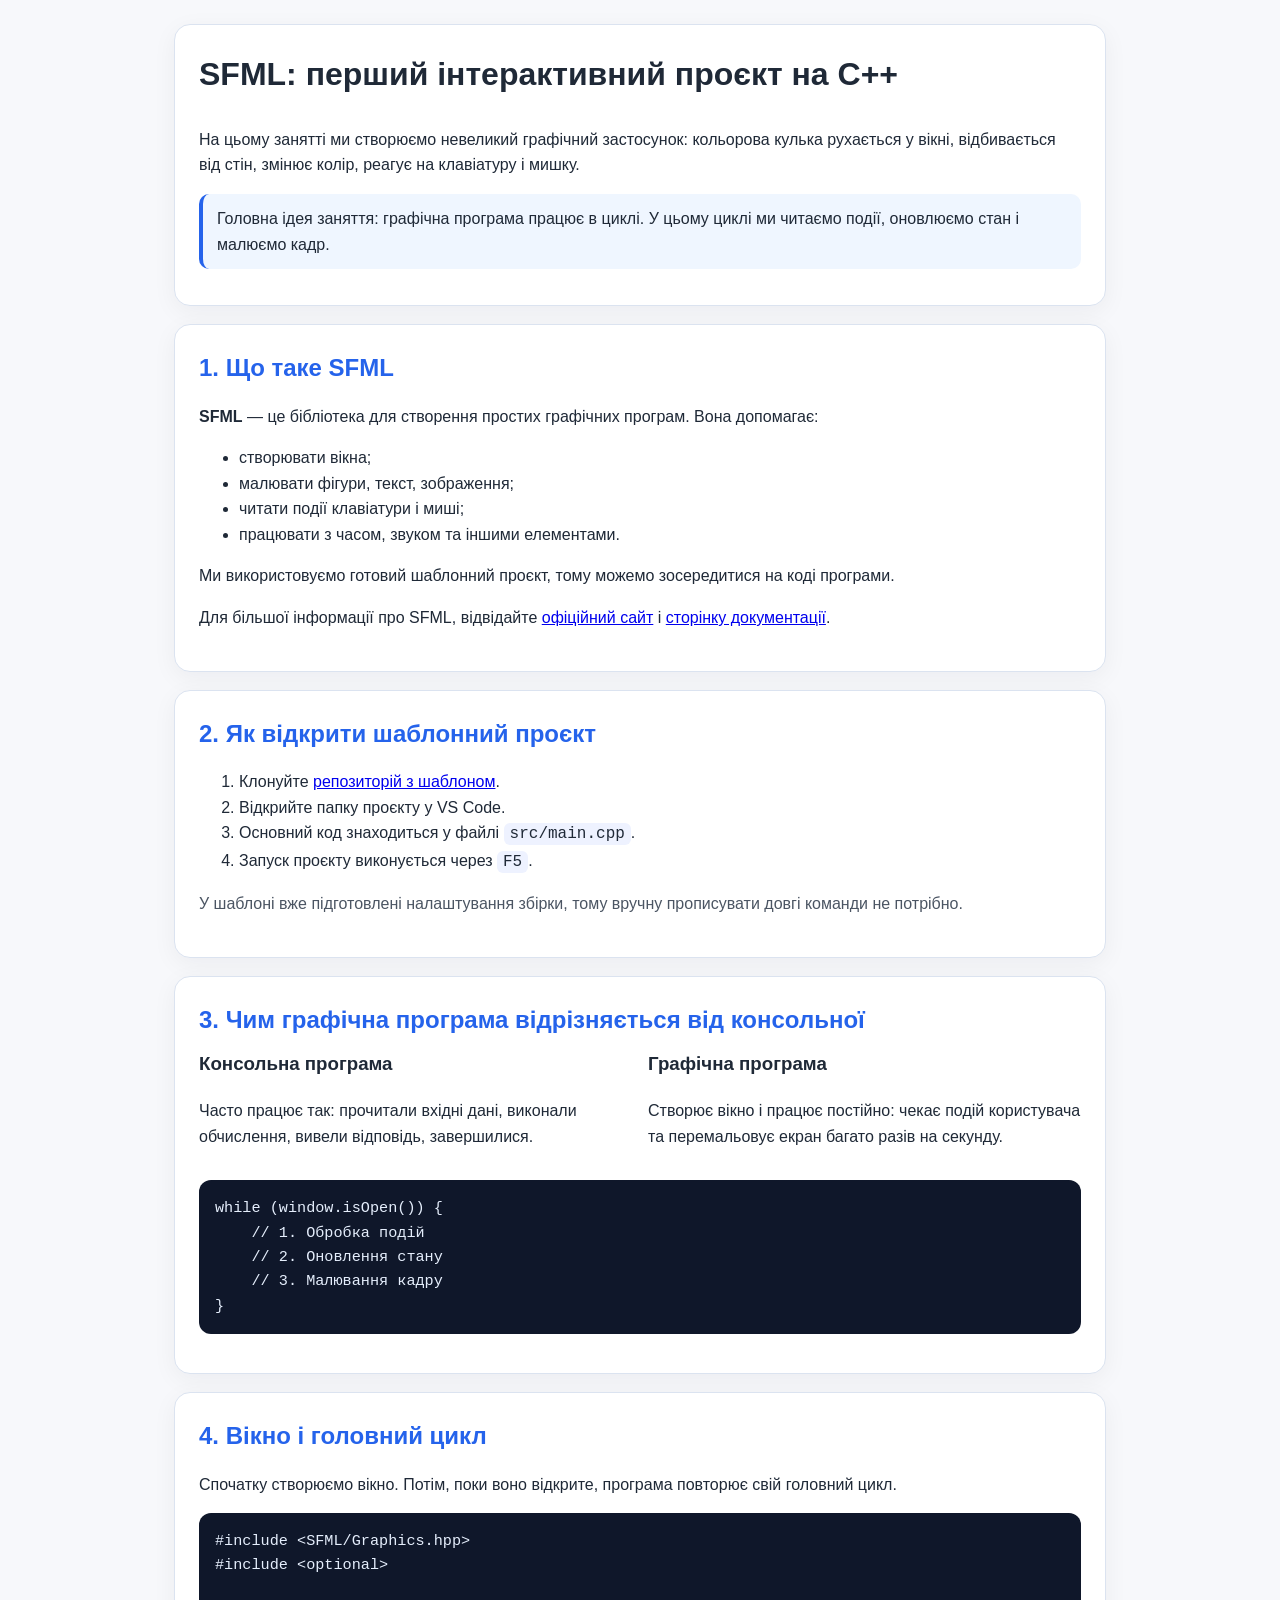
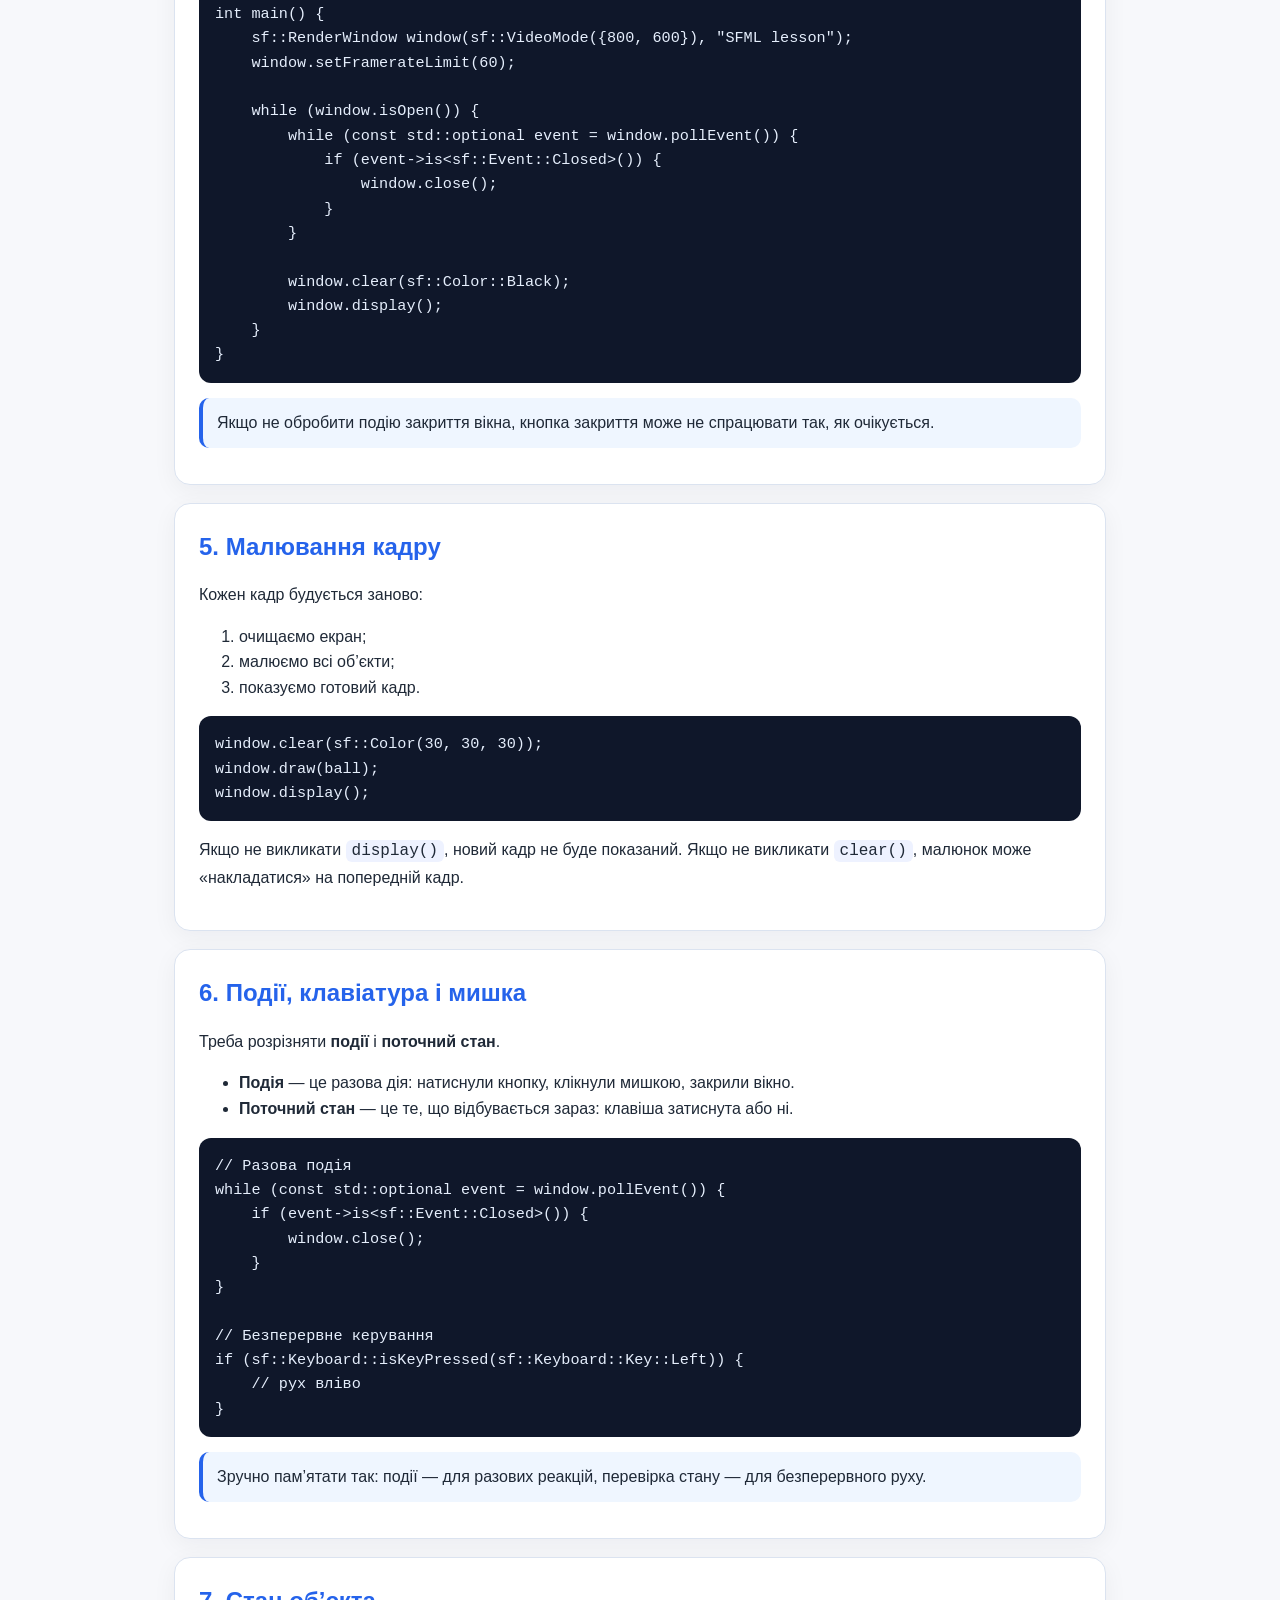
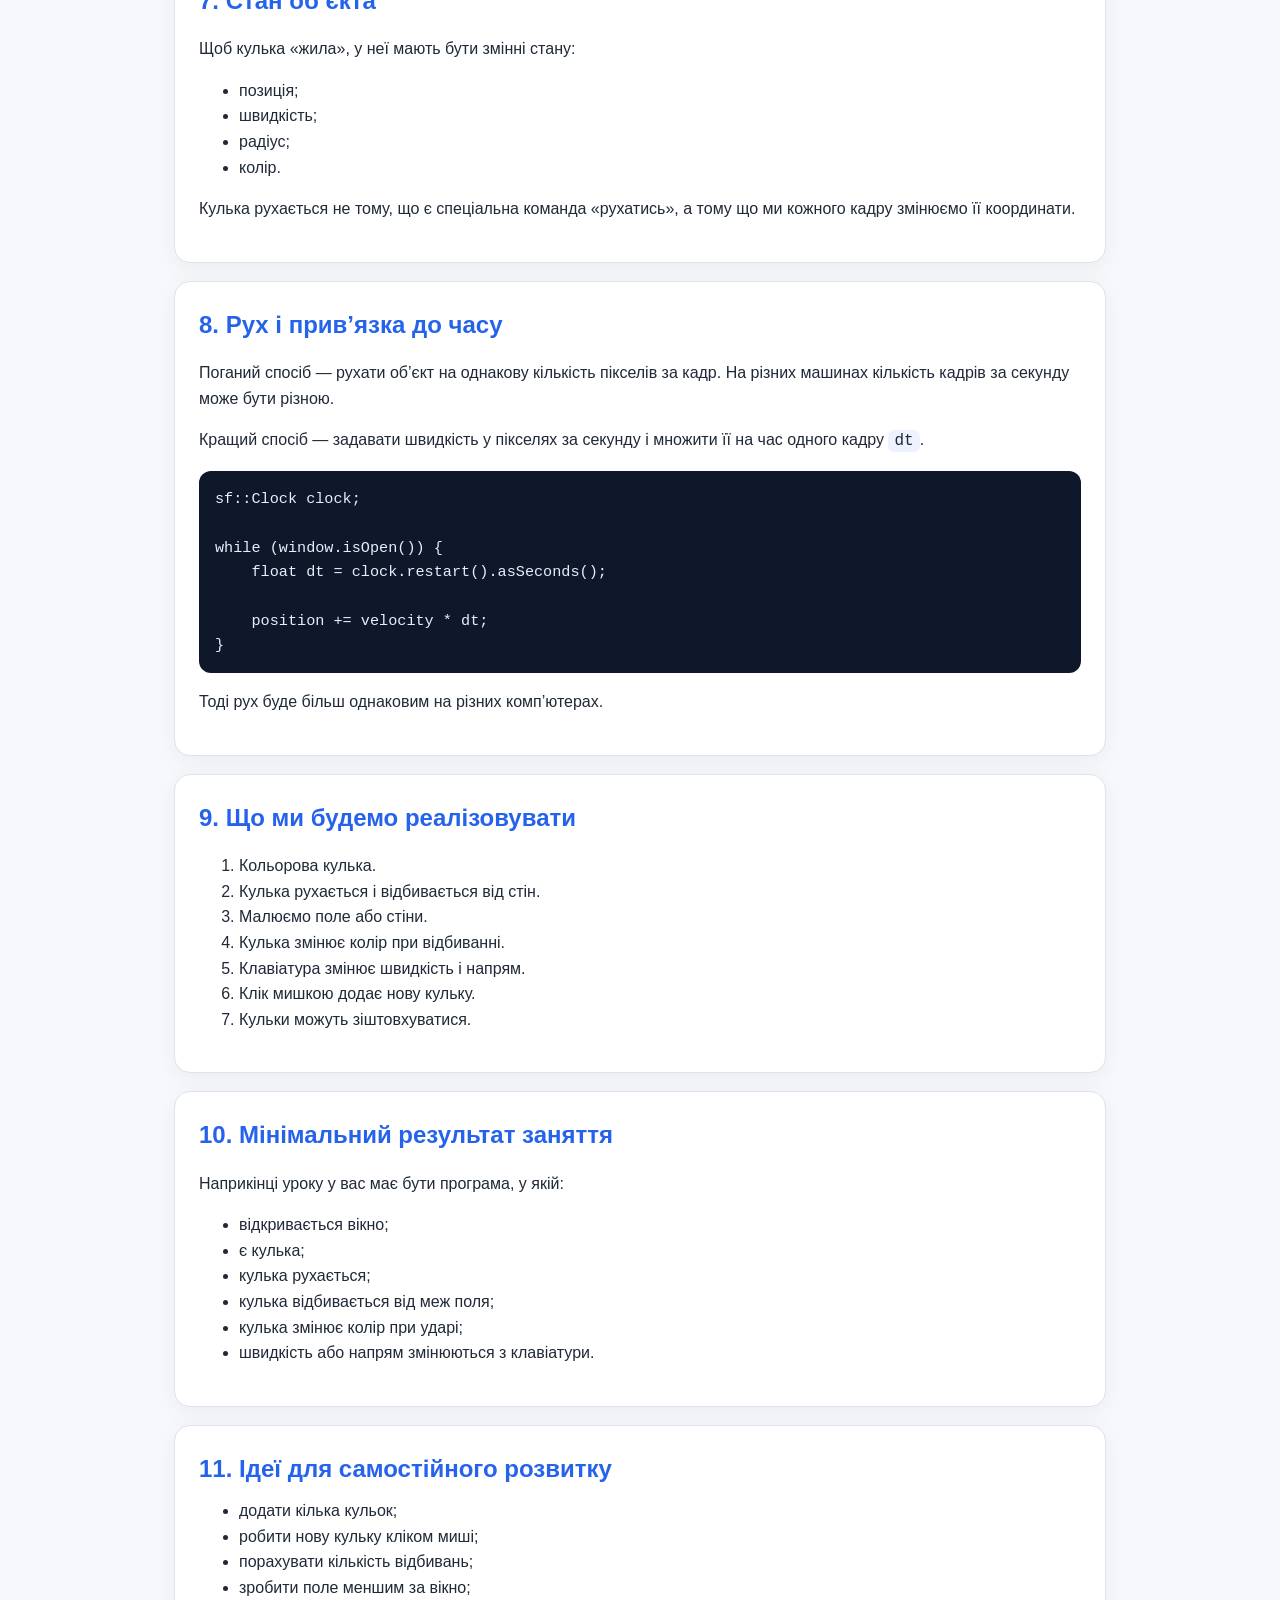
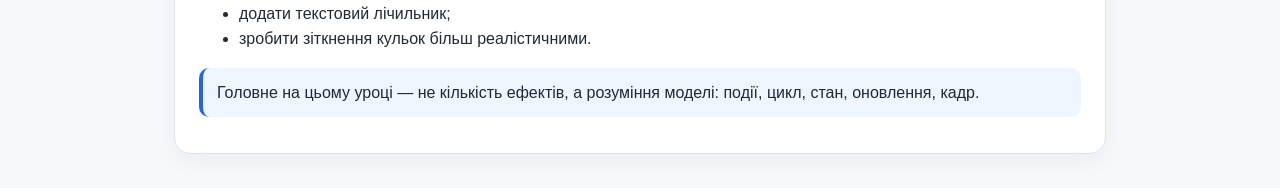
<file: index.html>
<!DOCTYPE html>
<html lang="uk">
<head>
  <meta charset="UTF-8" />
  <meta name="viewport" content="width=device-width, initial-scale=1.0" />
  <title>SFML: перший інтерактивний проєкт</title>
  <style>
    :root {
      --bg: #f7f8fb;
      --card: #ffffff;
      --text: #1f2937;
      --muted: #4b5563;
      --accent: #2563eb;
      --border: #dbe3f0;
      --code-bg: #0f172a;
      --code-text: #e5eefc;
    }
    * { box-sizing: border-box; }
    body {
      margin: 0;
      font-family: Arial, sans-serif;
      background: var(--bg);
      color: var(--text);
      line-height: 1.6;
    }
    .wrap {
      max-width: 980px;
      margin: 0 auto;
      padding: 24px;
    }
    .hero, .card {
      background: var(--card);
      border: 1px solid var(--border);
      border-radius: 16px;
      padding: 24px;
      margin-bottom: 18px;
      box-shadow: 0 6px 24px rgba(15, 23, 42, 0.05);
    }
    h1, h2, h3 { margin-top: 0; }
    h1 { font-size: 2rem; }
    h2 { color: var(--accent); margin-bottom: 10px; }
    ul { margin-top: 8px; }
    code {
      background: #eef2ff;
      padding: 2px 6px;
      border-radius: 6px;
      font-family: Consolas, monospace;
    }
    pre {
      background: var(--code-bg);
      color: var(--code-text);
      padding: 16px;
      border-radius: 12px;
      overflow-x: auto;
      font-size: 0.95rem;
    }
    pre code {
      display: block;
      background: transparent;
      color: inherit;
      padding: 0;
      border-radius: 0;
      white-space: pre;
    }
    .grid {
      display: grid;
      grid-template-columns: repeat(auto-fit, minmax(280px, 1fr));
      gap: 16px;
    }
    .note {
      border-left: 4px solid var(--accent);
      background: #eff6ff;
      padding: 12px 14px;
      border-radius: 10px;
      margin: 12px 0;
    }
    .small { color: var(--muted); }
  </style>
</head>
<body>
  <div class="wrap">
    <section class="hero">
      <h1>SFML: перший інтерактивний проєкт на C++</h1>
      <p>На цьому занятті ми створюємо невеликий графічний застосунок: кольорова кулька рухається у вікні, відбивається від стін, змінює колір, реагує на клавіатуру і мишку.</p>
      <div class="note">
        Головна ідея заняття: графічна програма працює в циклі. У цьому циклі ми читаємо події, оновлюємо стан і малюємо кадр.
      </div>
    </section>

    <section class="card">
      <h2>1. Що таке SFML</h2>
      <p><strong>SFML</strong> — це бібліотека для створення простих графічних програм. Вона допомагає:</p>
      <ul>
        <li>створювати вікна;</li>
        <li>малювати фігури, текст, зображення;</li>
        <li>читати події клавіатури і миші;</li>
        <li>працювати з часом, звуком та іншими елементами.</li>
      </ul>
      <p>Ми використовуємо готовий шаблонний проєкт, тому можемо зосередитися на коді програми.</p>
      <p>Для більшої інформації про SFML, відвідайте <a href="https://www.sfml-dev.org/" target="_blank" rel="noreferrer">офіційний сайт</a> і <a href="https://www.sfml-dev.org/documentation/" target="_blank" rel="noreferrer">сторінку документації</a>.</p>
    </section>

    <section class="card">
      <h2>2. Як відкрити шаблонний проєкт</h2>
      <ol>
        <li>Клонуйте <a href="https://github.com/SOZhuk/SFML_template" target="_blank" rel="noreferrer">репозиторій з шаблоном</a>.</li>
        <li>Відкрийте папку проєкту у VS Code.</li>
        <li>Основний код знаходиться у файлі <code>src/main.cpp</code>.</li>
        <li>Запуск проєкту виконується через <code>F5</code>.</li>
      </ol>
      <p class="small">У шаблоні вже підготовлені налаштування збірки, тому вручну прописувати довгі команди не потрібно.</p>
    </section>

    <section class="card">
      <h2>3. Чим графічна програма відрізняється від консольної</h2>
      <div class="grid">
        <div>
          <h3>Консольна програма</h3>
          <p>Часто працює так: прочитали вхідні дані, виконали обчислення, вивели відповідь, завершилися.</p>
        </div>
        <div>
          <h3>Графічна програма</h3>
          <p>Створює вікно і працює постійно: чекає подій користувача та перемальовує екран багато разів на секунду.</p>
        </div>
      </div>
      <pre><code>while (window.isOpen()) {
    // 1. Обробка подій
    // 2. Оновлення стану
    // 3. Малювання кадру
}</code></pre>
    </section>

    <section class="card">
      <h2>4. Вікно і головний цикл</h2>
      <p>Спочатку створюємо вікно. Потім, поки воно відкрите, програма повторює свій головний цикл.</p>
      <pre><code>#include &lt;SFML/Graphics.hpp&gt;
#include &lt;optional&gt;

int main() {
    sf::RenderWindow window(sf::VideoMode({800, 600}), "SFML lesson");
    window.setFramerateLimit(60);

    while (window.isOpen()) {
        while (const std::optional event = window.pollEvent()) {
            if (event-&gt;is&lt;sf::Event::Closed&gt;()) {
                window.close();
            }
        }

        window.clear(sf::Color::Black);
        window.display();
    }
}</code></pre>
      <div class="note">
        Якщо не обробити подію закриття вікна, кнопка закриття може не спрацювати так, як очікується.
      </div>
    </section>

    <section class="card">
      <h2>5. Малювання кадру</h2>
      <p>Кожен кадр будується заново:</p>
      <ol>
        <li>очищаємо екран;</li>
        <li>малюємо всі об’єкти;</li>
        <li>показуємо готовий кадр.</li>
      </ol>
      <pre><code>window.clear(sf::Color(30, 30, 30));
window.draw(ball);
window.display();</code></pre>
      <p>Якщо не викликати <code>display()</code>, новий кадр не буде показаний. Якщо не викликати <code>clear()</code>, малюнок може «накладатися» на попередній кадр.</p>
    </section>

    <section class="card">
      <h2>6. Події, клавіатура і мишка</h2>
      <p>Треба розрізняти <strong>події</strong> і <strong>поточний стан</strong>.</p>
      <ul>
        <li><strong>Подія</strong> — це разова дія: натиснули кнопку, клікнули мишкою, закрили вікно.</li>
        <li><strong>Поточний стан</strong> — це те, що відбувається зараз: клавіша затиснута або ні.</li>
      </ul>
      <pre><code>// Разова подія
while (const std::optional event = window.pollEvent()) {
    if (event-&gt;is&lt;sf::Event::Closed&gt;()) {
        window.close();
    }
}

// Безперервне керування
if (sf::Keyboard::isKeyPressed(sf::Keyboard::Key::Left)) {
    // рух вліво
}</code></pre>
      <div class="note">
        Зручно пам’ятати так: події — для разових реакцій, перевірка стану — для безперервного руху.
      </div>
    </section>

    <section class="card">
      <h2>7. Стан об’єкта</h2>
      <p>Щоб кулька «жила», у неї мають бути змінні стану:</p>
      <ul>
        <li>позиція;</li>
        <li>швидкість;</li>
        <li>радіус;</li>
        <li>колір.</li>
      </ul>
      <p>Кулька рухається не тому, що є спеціальна команда «рухатись», а тому що ми кожного кадру змінюємо її координати.</p>
    </section>

    <section class="card">
      <h2>8. Рух і прив’язка до часу</h2>
      <p>Поганий спосіб — рухати об’єкт на однакову кількість пікселів за кадр. На різних машинах кількість кадрів за секунду може бути різною.</p>
      <p>Кращий спосіб — задавати швидкість у пікселях за секунду і множити її на час одного кадру <code>dt</code>.</p>
      <pre><code>sf::Clock clock;

while (window.isOpen()) {
    float dt = clock.restart().asSeconds();

    position += velocity * dt;
}</code></pre>
      <p>Тоді рух буде більш однаковим на різних комп’ютерах.</p>
    </section>

    <section class="card">
      <h2>9. Що ми будемо реалізовувати</h2>
      <ol>
        <li>Кольорова кулька.</li>
        <li>Кулька рухається і відбивається від стін.</li>
        <li>Малюємо поле або стіни.</li>
        <li>Кулька змінює колір при відбиванні.</li>
        <li>Клавіатура змінює швидкість і напрям.</li>
        <li>Клік мишкою додає нову кульку.</li>
        <li>Кульки можуть зіштовхуватися.</li>
      </ol>
    </section>

    <section class="card">
      <h2>10. Мінімальний результат заняття</h2>
      <p>Наприкінці уроку у вас має бути програма, у якій:</p>
      <ul>
        <li>відкривається вікно;</li>
        <li>є кулька;</li>
        <li>кулька рухається;</li>
        <li>кулька відбивається від меж поля;</li>
        <li>кулька змінює колір при ударі;</li>
        <li>швидкість або напрям змінюються з клавіатури.</li>
      </ul>
    </section>

    <section class="card">
      <h2>11. Ідеї для самостійного розвитку</h2>
      <ul>
        <li>додати кілька кульок;</li>
        <li>робити нову кульку кліком миші;</li>
        <li>порахувати кількість відбивань;</li>
        <li>зробити поле меншим за вікно;</li>
        <li>додати текстовий лічильник;</li>
        <li>зробити зіткнення кульок більш реалістичними.</li>
      </ul>
      <div class="note">
        Головне на цьому уроці — не кількість ефектів, а розуміння моделі: події, цикл, стан, оновлення, кадр.
      </div>
    </section>
  </div>
</body>
</html>
</file>
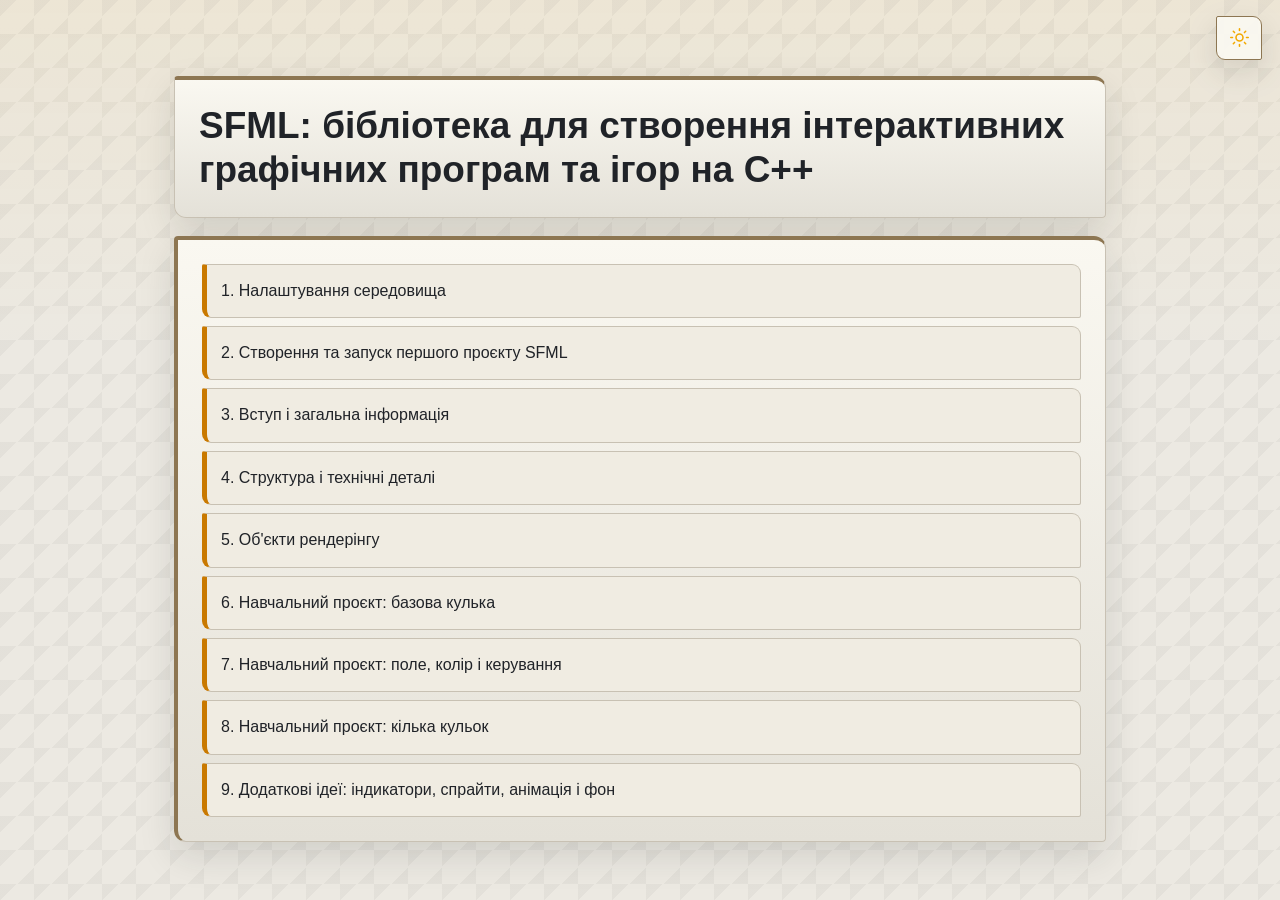
<file: docs/index.html>
<!DOCTYPE html>
<html lang="uk" data-theme="noir">
<head>
  <meta charset="UTF-8" />
  <meta name="viewport" content="width=device-width, initial-scale=1.0" />
  <title>SFML: бібліотека для створення інтерактивних графічних програм та ігор на C++</title>
  <script>
    (function () {
      function systemTheme() {
        return window.matchMedia && window.matchMedia("(prefers-color-scheme: dark)").matches
          ? "noir"
          : "graphite";
      }

      try {
        var theme = localStorage.getItem("book-theme");
        if (theme === "graphite" || theme === "noir") {
          document.documentElement.dataset.theme = theme;
        } else {
          document.documentElement.dataset.theme = systemTheme();
        }
      } catch (error) {
        document.documentElement.dataset.theme = systemTheme();
      }
    })();
  </script>
  <link rel="stylesheet" href="assets/book.css" />
  <link rel="stylesheet" href="assets/highlightjs/styles/panda-syntax-dark.min.css" />
</head>
<body>
<div class="theme-switch">
  <button type="button" class="theme-toggle" aria-label="Перемкнути тему" aria-pressed="false" title="Перемкнути тему">
    <svg class="theme-icon theme-icon-sun" viewBox="0 0 24 24" aria-hidden="true">
      <circle cx="12" cy="12" r="4"></circle>
      <path d="M12 2v2"></path>
      <path d="M12 20v2"></path>
      <path d="m4.93 4.93 1.41 1.41"></path>
      <path d="m17.66 17.66 1.41 1.41"></path>
      <path d="M2 12h2"></path>
      <path d="M20 12h2"></path>
      <path d="m6.34 17.66-1.41 1.41"></path>
      <path d="m19.07 4.93-1.41 1.41"></path>
    </svg>
    <svg class="theme-icon theme-icon-moon" viewBox="0 0 24 24" aria-hidden="true">
      <path d="M20 14.6A8.5 8.5 0 0 1 9.4 4a7 7 0 1 0 10.6 10.6Z"></path>
    </svg>
  </button>
</div>
<div class="wrap">
<section class="hero">
<h1>SFML: бібліотека для створення інтерактивних графічних програм та ігор на C++</h1>
</section>
<section class="card">
<ul class="index-list">
<li><a href="01-nalashtuvannia-seredovyshcha.html">1. Налаштування середовища</a></li>
<li><a href="02-pershyi-proiekt-sfml.html">2. Створення та запуск першого проєкту SFML</a></li>
<li><a href="03-vstup-i-zahalna-informatsiia.html">3. Вступ і загальна інформація</a></li>
<li><a href="04-struktura-i-tekhnichni-detali.html">4. Структура і технічні деталі</a></li>
<li><a href="05-obiekty-renderinhu.html">5. Об&#x27;єкти рендерінгу</a></li>
<li><a href="06-navchalnyi-proekt-bazova-kulka.html">6. Навчальний проєкт: базова кулька</a></li>
<li><a href="07-navchalnyi-proekt-pole-kolir-i-keruvannia.html">7. Навчальний проєкт: поле, колір і керування</a></li>
<li><a href="08-navchalnyi-proekt-kilka-kulok.html">8. Навчальний проєкт: кілька кульок</a></li>
<li><a href="09-dodatkovi-idei-indykatory-spraity-i-fon.html">9. Додаткові ідеї: індикатори, спрайти, анімація і фон</a></li>
</ul>
</section>
</div>
<script src="assets/highlightjs/highlight.min.js"></script>
<script>hljs.highlightAll();</script>
<script>
  (function () {
    var button = document.querySelector(".theme-toggle");

    function setTheme(theme) {
      document.documentElement.dataset.theme = theme;
      if (!button) return;
      button.setAttribute("aria-pressed", String(theme === "noir"));
      button.setAttribute("aria-label", theme === "noir" ? "Увімкнути світлу тему" : "Увімкнути темну тему");
      button.setAttribute("title", theme === "noir" ? "Увімкнути світлу тему" : "Увімкнути темну тему");
    }

    setTheme(document.documentElement.dataset.theme || "noir");
    if (!button) return;

    button.addEventListener("click", function () {
      var theme = document.documentElement.dataset.theme === "noir" ? "graphite" : "noir";
      setTheme(theme);
      try {
        localStorage.setItem("book-theme", theme);
      } catch (error) {}
    });
  })();
</script>
</body>
</html>
</file>
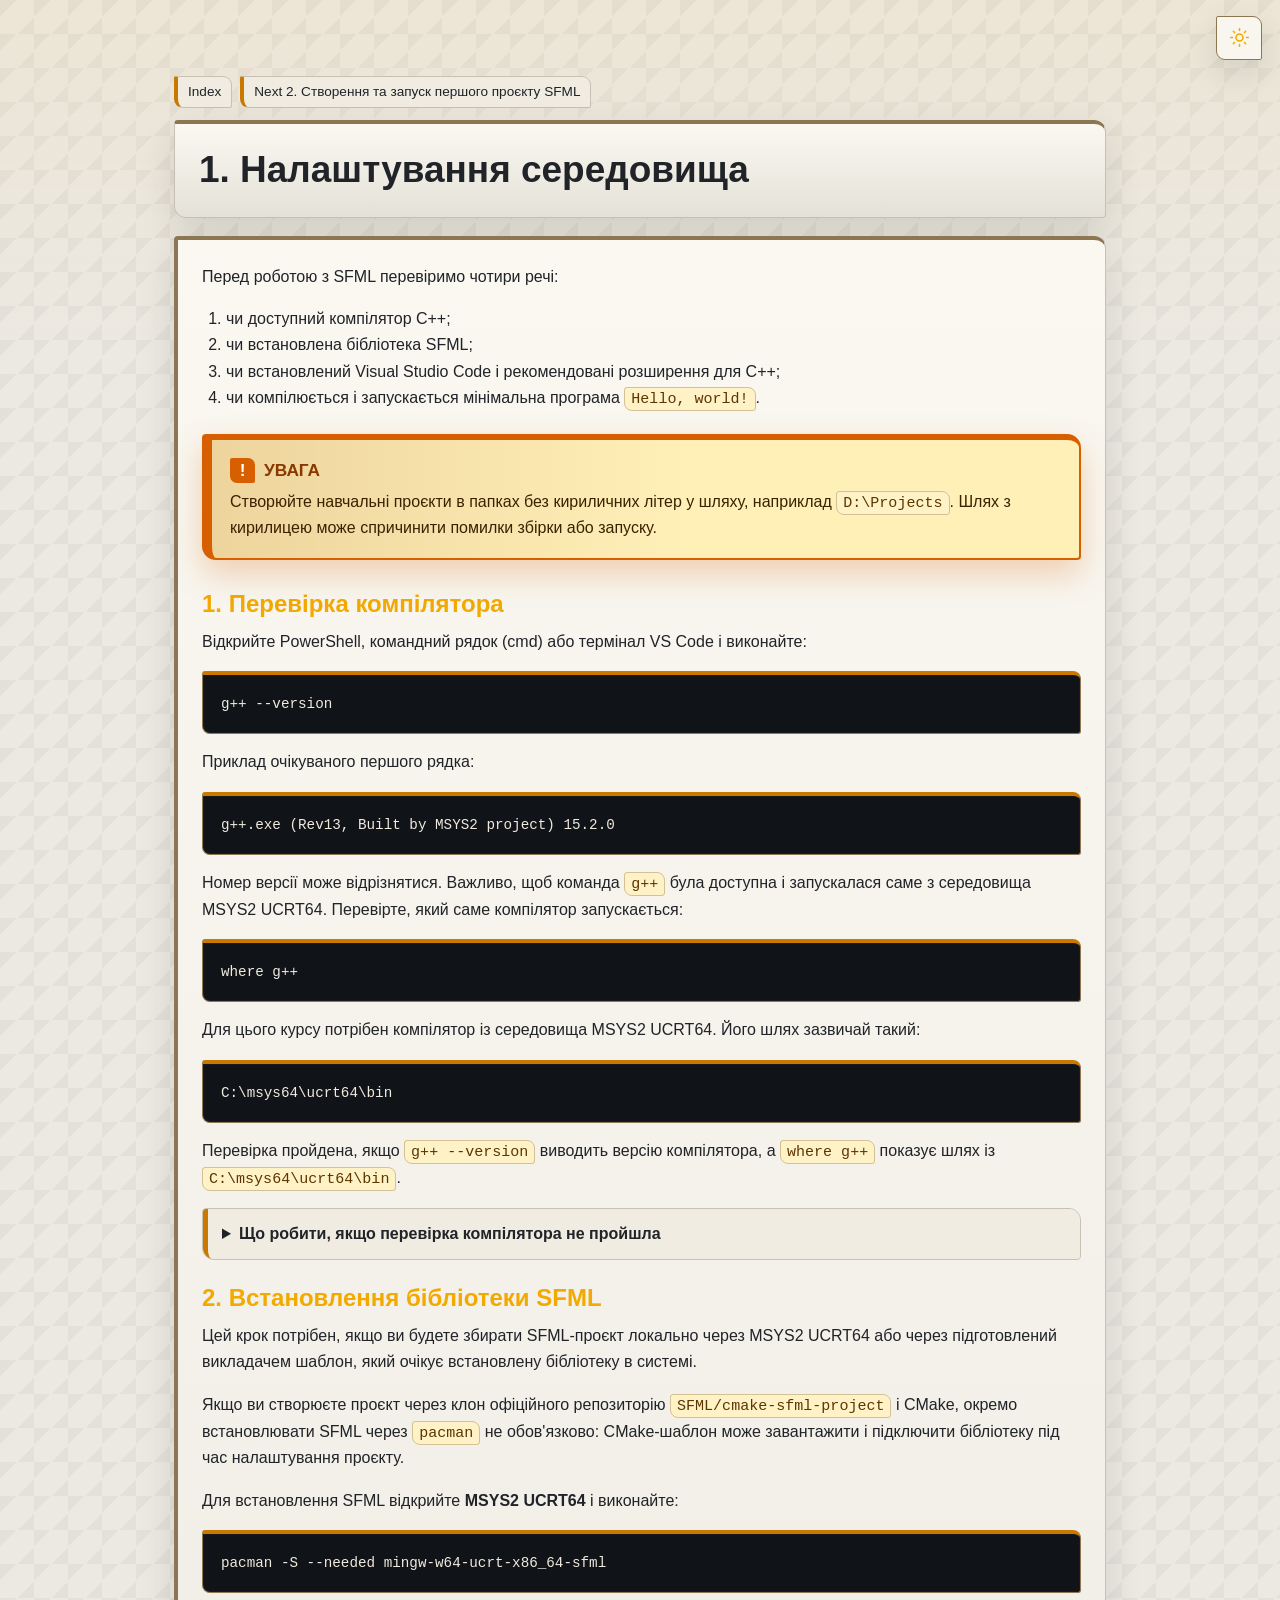
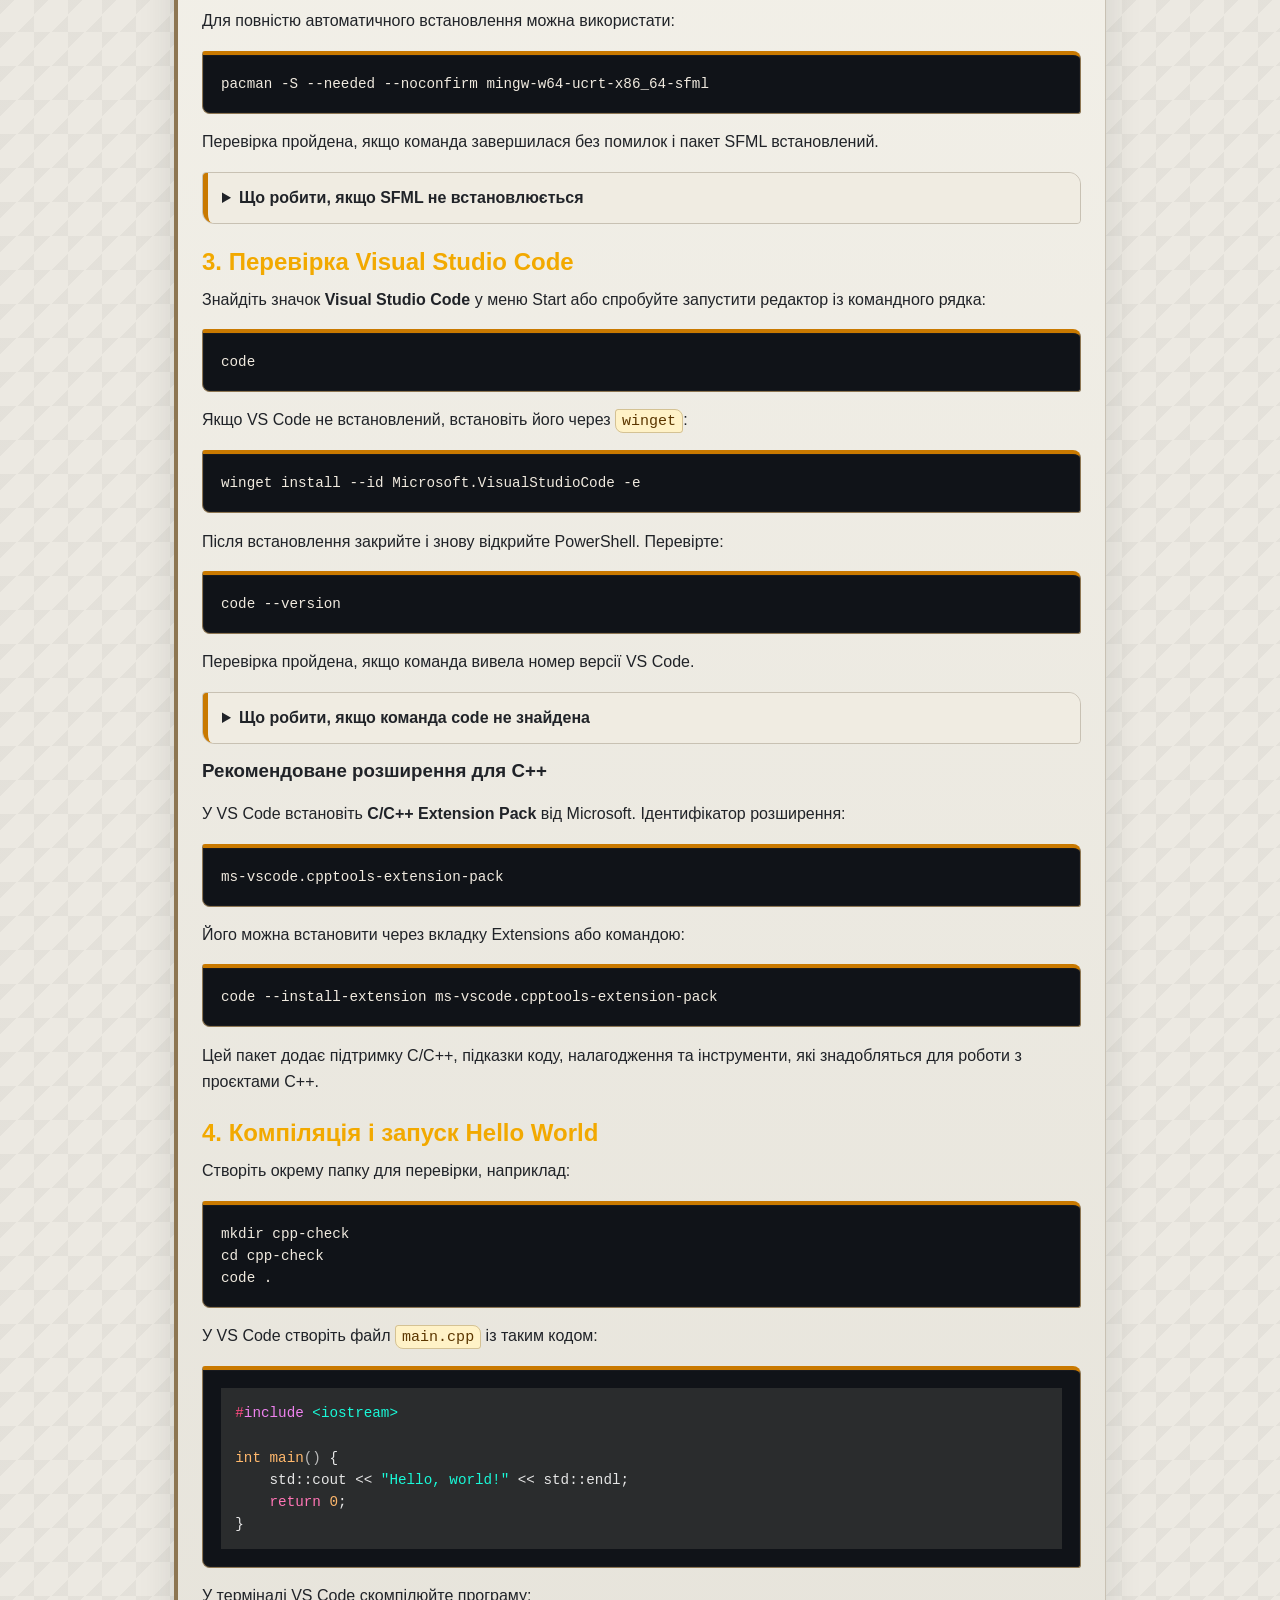
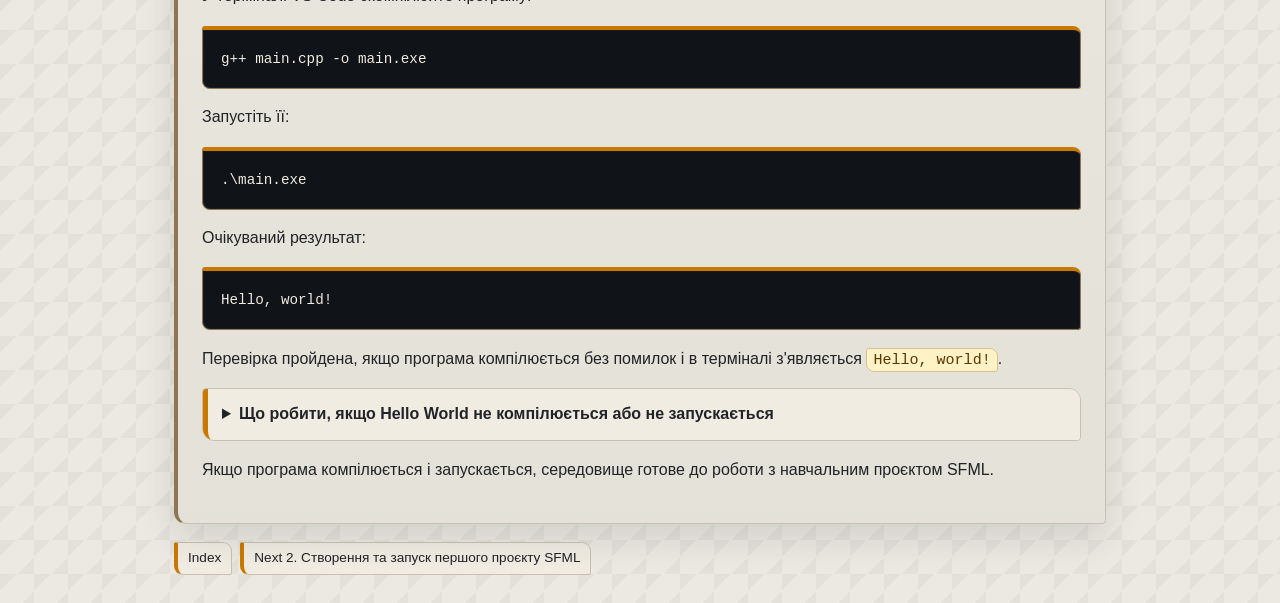
<file: docs/01-nalashtuvannia-seredovyshcha.html>
<!DOCTYPE html>
<html lang="uk" data-theme="noir">
<head>
  <meta charset="UTF-8" />
  <meta name="viewport" content="width=device-width, initial-scale=1.0" />
  <title>1. Налаштування середовища</title>
  <script>
    (function () {
      function systemTheme() {
        return window.matchMedia && window.matchMedia("(prefers-color-scheme: dark)").matches
          ? "noir"
          : "graphite";
      }

      try {
        var theme = localStorage.getItem("book-theme");
        if (theme === "graphite" || theme === "noir") {
          document.documentElement.dataset.theme = theme;
        } else {
          document.documentElement.dataset.theme = systemTheme();
        }
      } catch (error) {
        document.documentElement.dataset.theme = systemTheme();
      }
    })();
  </script>
  <link rel="stylesheet" href="assets/book.css" />
  <link rel="stylesheet" href="assets/highlightjs/styles/panda-syntax-dark.min.css" />
</head>
<body>
<div class="theme-switch">
  <button type="button" class="theme-toggle" aria-label="Перемкнути тему" aria-pressed="false" title="Перемкнути тему">
    <svg class="theme-icon theme-icon-sun" viewBox="0 0 24 24" aria-hidden="true">
      <circle cx="12" cy="12" r="4"></circle>
      <path d="M12 2v2"></path>
      <path d="M12 20v2"></path>
      <path d="m4.93 4.93 1.41 1.41"></path>
      <path d="m17.66 17.66 1.41 1.41"></path>
      <path d="M2 12h2"></path>
      <path d="M20 12h2"></path>
      <path d="m6.34 17.66-1.41 1.41"></path>
      <path d="m19.07 4.93-1.41 1.41"></path>
    </svg>
    <svg class="theme-icon theme-icon-moon" viewBox="0 0 24 24" aria-hidden="true">
      <path d="M20 14.6A8.5 8.5 0 0 1 9.4 4a7 7 0 1 0 10.6 10.6Z"></path>
    </svg>
  </button>
</div>
<div class="wrap">
<nav class="page-nav"><a href="index.html">Index</a><a href="02-pershyi-proiekt-sfml.html">Next 2. Створення та запуск першого проєкту SFML</a></nav>
<section class="hero">
<h1>1. Налаштування середовища</h1>
</section>
<section class="card"><p>Перед роботою з SFML перевіримо чотири речі:</p>
<ol>
<li>чи доступний компілятор C++;</li>
<li>чи встановлена бібліотека SFML;</li>
<li>чи встановлений Visual Studio Code і рекомендовані розширення для C++;</li>
<li>чи компілюється і запускається мінімальна програма <code>Hello, world!</code>.</li>
</ol>
<aside class="note note-warning"><strong class="note-title">Увага</strong><p>Створюйте навчальні проєкти в папках без кириличних літер у шляху, наприклад <code>D:\Projects</code>. Шлях з кирилицею може спричинити помилки збірки або запуску.</p></aside>
<h2 id="compiler-check">1. Перевірка компілятора</h2>
<p>Відкрийте PowerShell, командний рядок (cmd) або термінал VS Code і виконайте:</p>
<pre><code class="language-powershell">g++ --version</code></pre>
<p>Приклад очікуваного першого рядка:</p>
<pre><code class="language-text">g++.exe (Rev13, Built by MSYS2 project) 15.2.0</code></pre>
<p>Номер версії може відрізнятися. Важливо, щоб команда <code>g++</code> була доступна і запускалася саме з середовища MSYS2 UCRT64. Перевірте, який саме компілятор запускається:</p>
<pre><code class="language-powershell">where g++</code></pre>
<p>Для цього курсу потрібен компілятор із середовища MSYS2 UCRT64. Його шлях зазвичай такий:</p>
<pre><code class="language-text">C:\msys64\ucrt64\bin</code></pre>
<p>Перевірка пройдена, якщо <code>g++ --version</code> виводить версію компілятора, а <code>where g++</code> показує шлях із <code>C:\msys64\ucrt64\bin</code>.</p>
<details class="details-block"><summary>Що робити, якщо перевірка компілятора не пройшла</summary><div class="details-body"><p>Якщо перевірка не пройшла, встановіть MSYS2 і toolchain нижче, додайте <code>C:\msys64\ucrt64\bin</code> до <code>Path</code>, закрийте і знову відкрийте PowerShell або VS Code, а потім повторіть цю перевірку.</p>
<p>Після виправлення поверніться до <a href="#compiler-check">перевірки компілятора</a>.</p>
<h3 id="msys2-install">Встановлення MSYS2 і toolchain</h3>
<p>Якщо MSYS2 ще не встановлений, встановіть його:</p>
<pre><code class="language-powershell">winget install --id MSYS2.MSYS2 -e</code></pre>
<p>Після встановлення відкрийте з меню Start саме <strong>MSYS2 UCRT64</strong>, не звичайний MSYS2 Shell. У цьому вікні виконайте:</p>
<pre><code class="language-bash">pacman -Syu</code></pre>
<p>Якщо MSYS2 попросить закрити термінал після оновлення, закрийте його, знову відкрийте <strong>MSYS2 UCRT64</strong> і виконайте:</p>
<pre><code class="language-bash">pacman -Syu
pacman -S --needed mingw-w64-ucrt-x86_64-toolchain</code></pre>
<p>Після встановлення додайте шлях <code>C:\msys64\ucrt64\bin</code> до змінної середовища <code>Path</code>.</p>
<h3 id="path-setup">Як додати шлях до Path у Windows</h3>
<p>Готовий <code>.cmd</code> файл нижче може додати <code>C:\msys64\ucrt64\bin</code> у користувацький <code>Path</code> автоматично. Після цього все одно потрібно закрити і знову відкрити PowerShell, cmd або VS Code, бо вже запущені програми не перечитують змінні середовища.</p>
<p>Якщо автоматичне додавання не спрацювало, додайте шлях вручну:</p>
<ol>
<li>Натисніть <code>Win</code>.</li>
<li>Знайдіть <strong>Edit the system environment variables</strong>.</li>
<li>Натисніть <strong>Environment Variables...</strong>.</li>
<li>У блоці <strong>User variables</strong> знайдіть змінну <code>Path</code>.</li>
<li>Натисніть <strong>Edit</strong>.</li>
<li>Натисніть <strong>New</strong>.</li>
<li>Додайте шлях <code>C:\msys64\ucrt64\bin</code>.</li>
<li>Натисніть <strong>OK</strong> у всіх відкритих вікнах.</li>
<li>Закрийте і знову відкрийте PowerShell або VS Code.</li>
<li>Знову перевірте:</li>
</ol>
<pre><code class="language-powershell">g++ --version
where g++</code></pre>
<details class="details-block"><summary>Готовий .cmd файл для встановлення MSYS2, toolchain і SFML</summary><div class="details-body"><p>Цей файл можна використати для швидкої підготовки нового комп&#x27;ютера. Він встановлює MSYS2, компіляторний набір UCRT64, бібліотеку SFML і додає шлях <code>C:\msys64\ucrt64\bin</code> у користувацький <code>Path</code>.</p>
<p>Збережіть текст у файл, наприклад <code>install-sfml-env.cmd</code>, і запустіть його. Після завершення закрийте і знову відкрийте PowerShell, cmd або VS Code.</p>
<pre><code class="language-bat">@echo off
setlocal

winget install --id MSYS2.MSYS2 -e

set &quot;MSYS2_ROOT=C:\msys64&quot;
set &quot;UCRT64_BIN=%MSYS2_ROOT%\ucrt64\bin&quot;

if not exist &quot;%MSYS2_ROOT%\usr\bin\bash.exe&quot; (
    echo MSYS2 not found in %MSYS2_ROOT%
    exit /b 1
)

set &quot;CHERE_INVOKING=1&quot;
set &quot;MSYSTEM=UCRT64&quot;

&quot;%MSYS2_ROOT%\usr\bin\bash.exe&quot; -lc &quot;pacman -Syu --noconfirm&quot;
&quot;%MSYS2_ROOT%\usr\bin\bash.exe&quot; -lc &quot;pacman -Syu --noconfirm&quot;
&quot;%MSYS2_ROOT%\usr\bin\bash.exe&quot; -lc &quot;pacman -S --needed --noconfirm mingw-w64-ucrt-x86_64-toolchain&quot;
&quot;%MSYS2_ROOT%\usr\bin\bash.exe&quot; -lc &quot;pacman -S --needed --noconfirm mingw-w64-ucrt-x86_64-sfml&quot;

powershell -NoProfile -ExecutionPolicy Bypass -Command ^
  &quot;$pathToAdd = &#x27;%UCRT64_BIN%&#x27;;&quot; ^
  &quot;$current = [Environment]::GetEnvironmentVariable(&#x27;Path&#x27;, &#x27;User&#x27;);&quot; ^
  &quot;if ([string]::IsNullOrWhiteSpace($current)) { $newPath = $pathToAdd }&quot; ^
  &quot;elseif (($current -split &#x27;;&#x27;) -notcontains $pathToAdd) { $newPath = $pathToAdd + &#x27;;&#x27; + $current }&quot; ^
  &quot;else { $newPath = $current }&quot; ^
  &quot;[Environment]::SetEnvironmentVariable(&#x27;Path&#x27;, $newPath, &#x27;User&#x27;)&quot;

set &quot;PATH=%UCRT64_BIN%;%PATH%&quot;
where g++
g++ --version

echo.
echo Done.
echo Restart PowerShell, cmd, and VS Code so they can read the updated Path.</code></pre>
<p>Якщо після першої команди <code>pacman -Syu</code> MSYS2 просить закрити вікно, закрийте його і запустіть <code>.cmd</code> файл ще раз.</p></div></details></div></details>
<h2 id="sfml-install">2. Встановлення бібліотеки SFML</h2>
<p>Цей крок потрібен, якщо ви будете збирати SFML-проєкт локально через MSYS2 UCRT64 або через підготовлений викладачем шаблон, який очікує встановлену бібліотеку в системі.</p>
<p>Якщо ви створюєте проєкт через клон офіційного репозиторію <code>SFML/cmake-sfml-project</code> і CMake, окремо встановлювати SFML через <code>pacman</code> не обов&#x27;язково: CMake-шаблон може завантажити і підключити бібліотеку під час налаштування проєкту.</p>
<p>Для встановлення SFML відкрийте <strong>MSYS2 UCRT64</strong> і виконайте:</p>
<pre><code class="language-bash">pacman -S --needed mingw-w64-ucrt-x86_64-sfml</code></pre>
<p>Для повністю автоматичного встановлення можна використати:</p>
<pre><code class="language-bash">pacman -S --needed --noconfirm mingw-w64-ucrt-x86_64-sfml</code></pre>
<p>Перевірка пройдена, якщо команда завершилася без помилок і пакет SFML встановлений.</p>
<details class="details-block"><summary>Що робити, якщо SFML не встановлюється</summary><div class="details-body"><p>Якщо <code>pacman</code> повідомляє про помилки, повторіть команду в <strong>MSYS2 UCRT64</strong> після оновлення системи через <code>pacman -Syu</code>.</p>
<p>Після виправлення поверніться до <a href="#sfml-install">встановлення бібліотеки SFML</a>.</p></div></details>
<h2 id="vscode-check">3. Перевірка Visual Studio Code</h2>
<p>Знайдіть значок <strong>Visual Studio Code</strong> у меню Start або спробуйте запустити редактор із командного рядка:</p>
<pre><code class="language-powershell">code</code></pre>
<p>Якщо VS Code не встановлений, встановіть його через <code>winget</code>:</p>
<pre><code class="language-powershell">winget install --id Microsoft.VisualStudioCode -e</code></pre>
<p>Після встановлення закрийте і знову відкрийте PowerShell. Перевірте:</p>
<pre><code class="language-powershell">code --version</code></pre>
<p>Перевірка пройдена, якщо команда вивела номер версії VS Code.</p>
<details class="details-block"><summary>Що робити, якщо команда code не знайдена</summary><div class="details-body"><p>Якщо команда <code>code</code> не знайдена, перезапустіть PowerShell або VS Code після встановлення. Якщо це не допомогло, відкрийте VS Code з меню Start і перевірте, що під час встановлення було увімкнено додавання <code>code</code> до <code>PATH</code>.</p>
<p>Після виправлення поверніться до <a href="#vscode-check">перевірки Visual Studio Code</a>.</p></div></details>
<h3>Рекомендоване розширення для C++</h3>
<p>У VS Code встановіть <strong>C/C++ Extension Pack</strong> від Microsoft. Ідентифікатор розширення:</p>
<pre><code class="language-text">ms-vscode.cpptools-extension-pack</code></pre>
<p>Його можна встановити через вкладку Extensions або командою:</p>
<pre><code class="language-powershell">code --install-extension ms-vscode.cpptools-extension-pack</code></pre>
<p>Цей пакет додає підтримку C/C++, підказки коду, налагодження та інструменти, які знадобляться для роботи з проєктами C++.</p>
<h2 id="hello-world-check">4. Компіляція і запуск Hello World</h2>
<p>Створіть окрему папку для перевірки, наприклад:</p>
<pre><code class="language-powershell">mkdir cpp-check
cd cpp-check
code .</code></pre>
<p>У VS Code створіть файл <code>main.cpp</code> із таким кодом:</p>
<pre><code class="language-cpp">#include &lt;iostream&gt;

int main() {
    std::cout &lt;&lt; &quot;Hello, world!&quot; &lt;&lt; std::endl;
    return 0;
}</code></pre>
<p>У терміналі VS Code скомпілюйте програму:</p>
<pre><code class="language-powershell">g++ main.cpp -o main.exe</code></pre>
<p>Запустіть її:</p>
<pre><code class="language-powershell">.\main.exe</code></pre>
<p>Очікуваний результат:</p>
<pre><code class="language-text">Hello, world!</code></pre>
<p>Перевірка пройдена, якщо програма компілюється без помилок і в терміналі з&#x27;являється <code>Hello, world!</code>.</p>
<details class="details-block"><summary>Що робити, якщо Hello World не компілюється або не запускається</summary><div class="details-body"><p>Якщо компіляція не пройшла, поверніться до <a href="#compiler-check">перевірки компілятора</a> і переконайтеся, що <code>where g++</code> показує <code>C:\msys64\ucrt64\bin</code>. Якщо запуск <code>.\main.exe</code> не працює, перевірте, чи файл <code>main.exe</code> створився в поточній папці.</p>
<p>Після виправлення поверніться до <a href="#hello-world-check">компіляції і запуску Hello World</a>.</p></div></details>
<p>Якщо програма компілюється і запускається, середовище готове до роботи з навчальним проєктом SFML.</p></section>
<nav class="page-nav"><a href="index.html">Index</a><a href="02-pershyi-proiekt-sfml.html">Next 2. Створення та запуск першого проєкту SFML</a></nav>
</div>
<script src="assets/highlightjs/highlight.min.js"></script>
<script>hljs.highlightAll();</script>
<script>
  (function () {
    var button = document.querySelector(".theme-toggle");

    function setTheme(theme) {
      document.documentElement.dataset.theme = theme;
      if (!button) return;
      button.setAttribute("aria-pressed", String(theme === "noir"));
      button.setAttribute("aria-label", theme === "noir" ? "Увімкнути світлу тему" : "Увімкнути темну тему");
      button.setAttribute("title", theme === "noir" ? "Увімкнути світлу тему" : "Увімкнути темну тему");
    }

    setTheme(document.documentElement.dataset.theme || "noir");
    if (!button) return;

    button.addEventListener("click", function () {
      var theme = document.documentElement.dataset.theme === "noir" ? "graphite" : "noir";
      setTheme(theme);
      try {
        localStorage.setItem("book-theme", theme);
      } catch (error) {}
    });
  })();
</script>
</body>
</html>
</file>
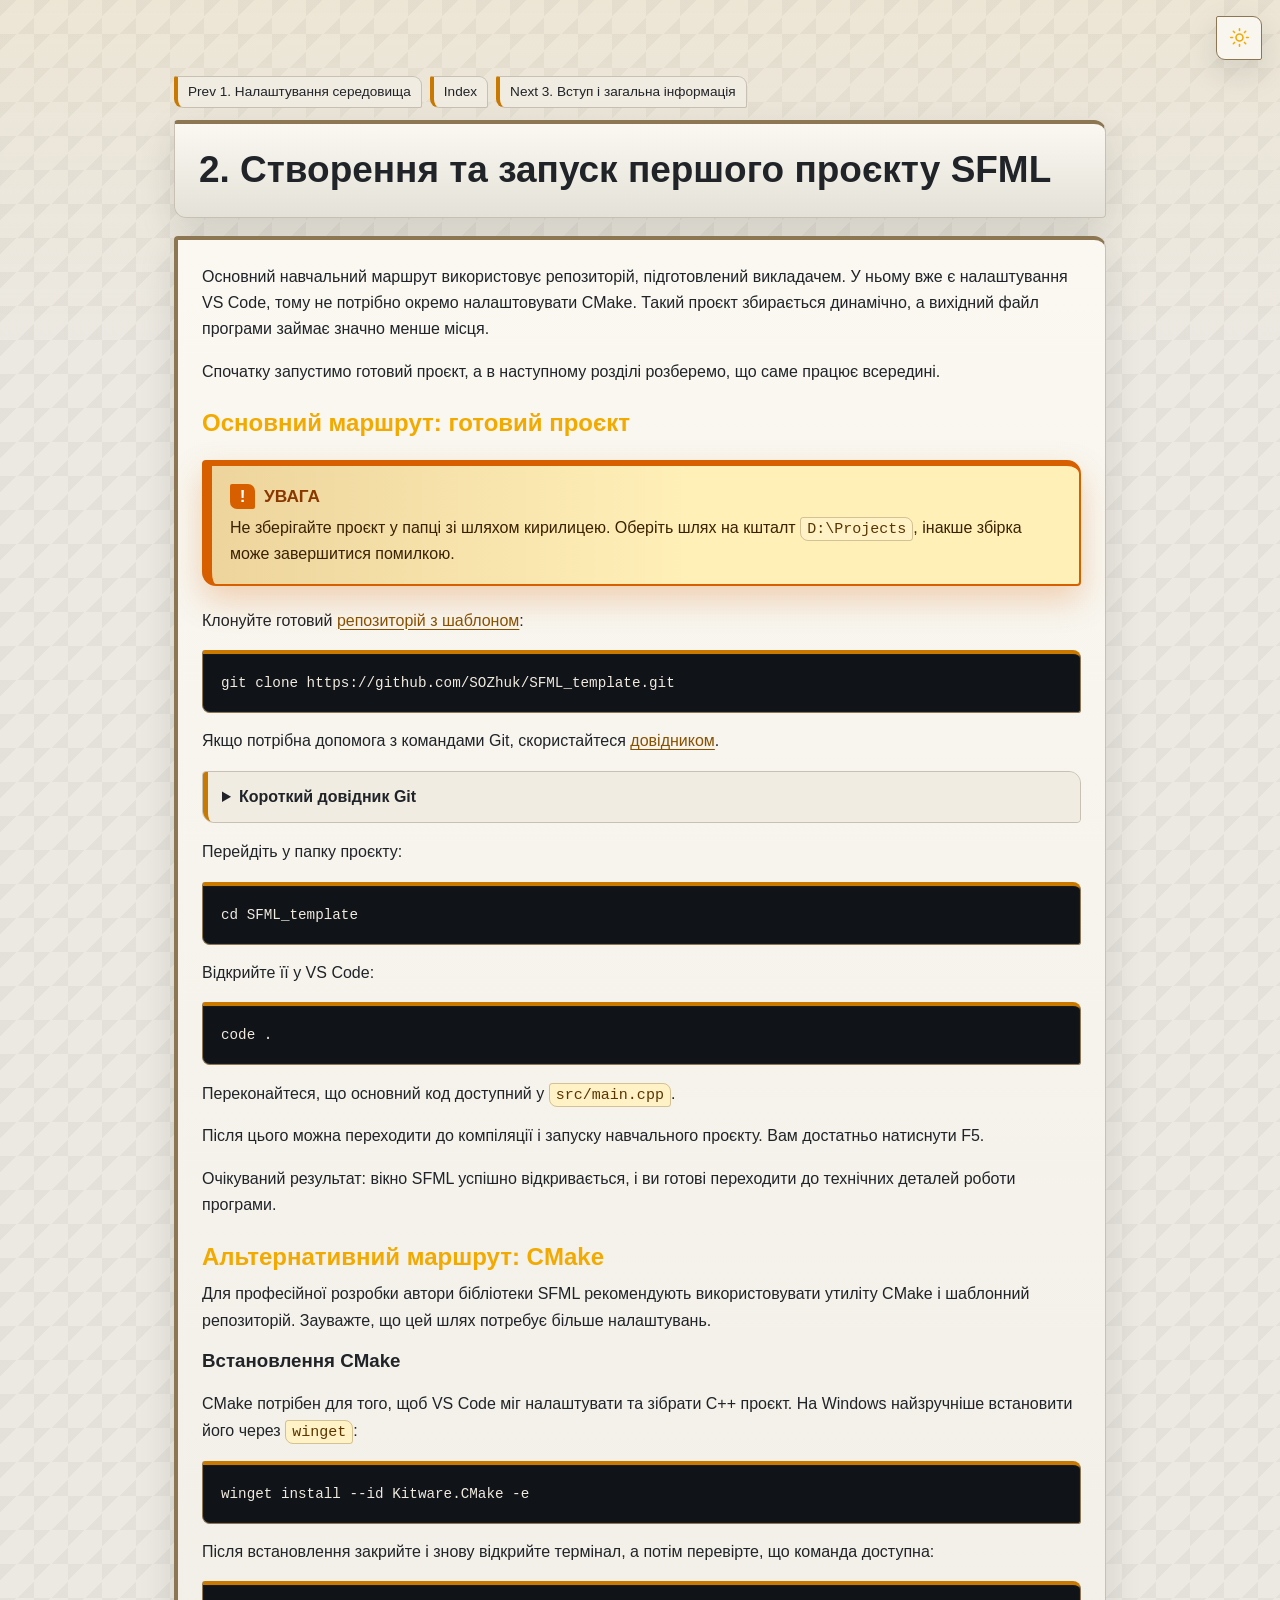
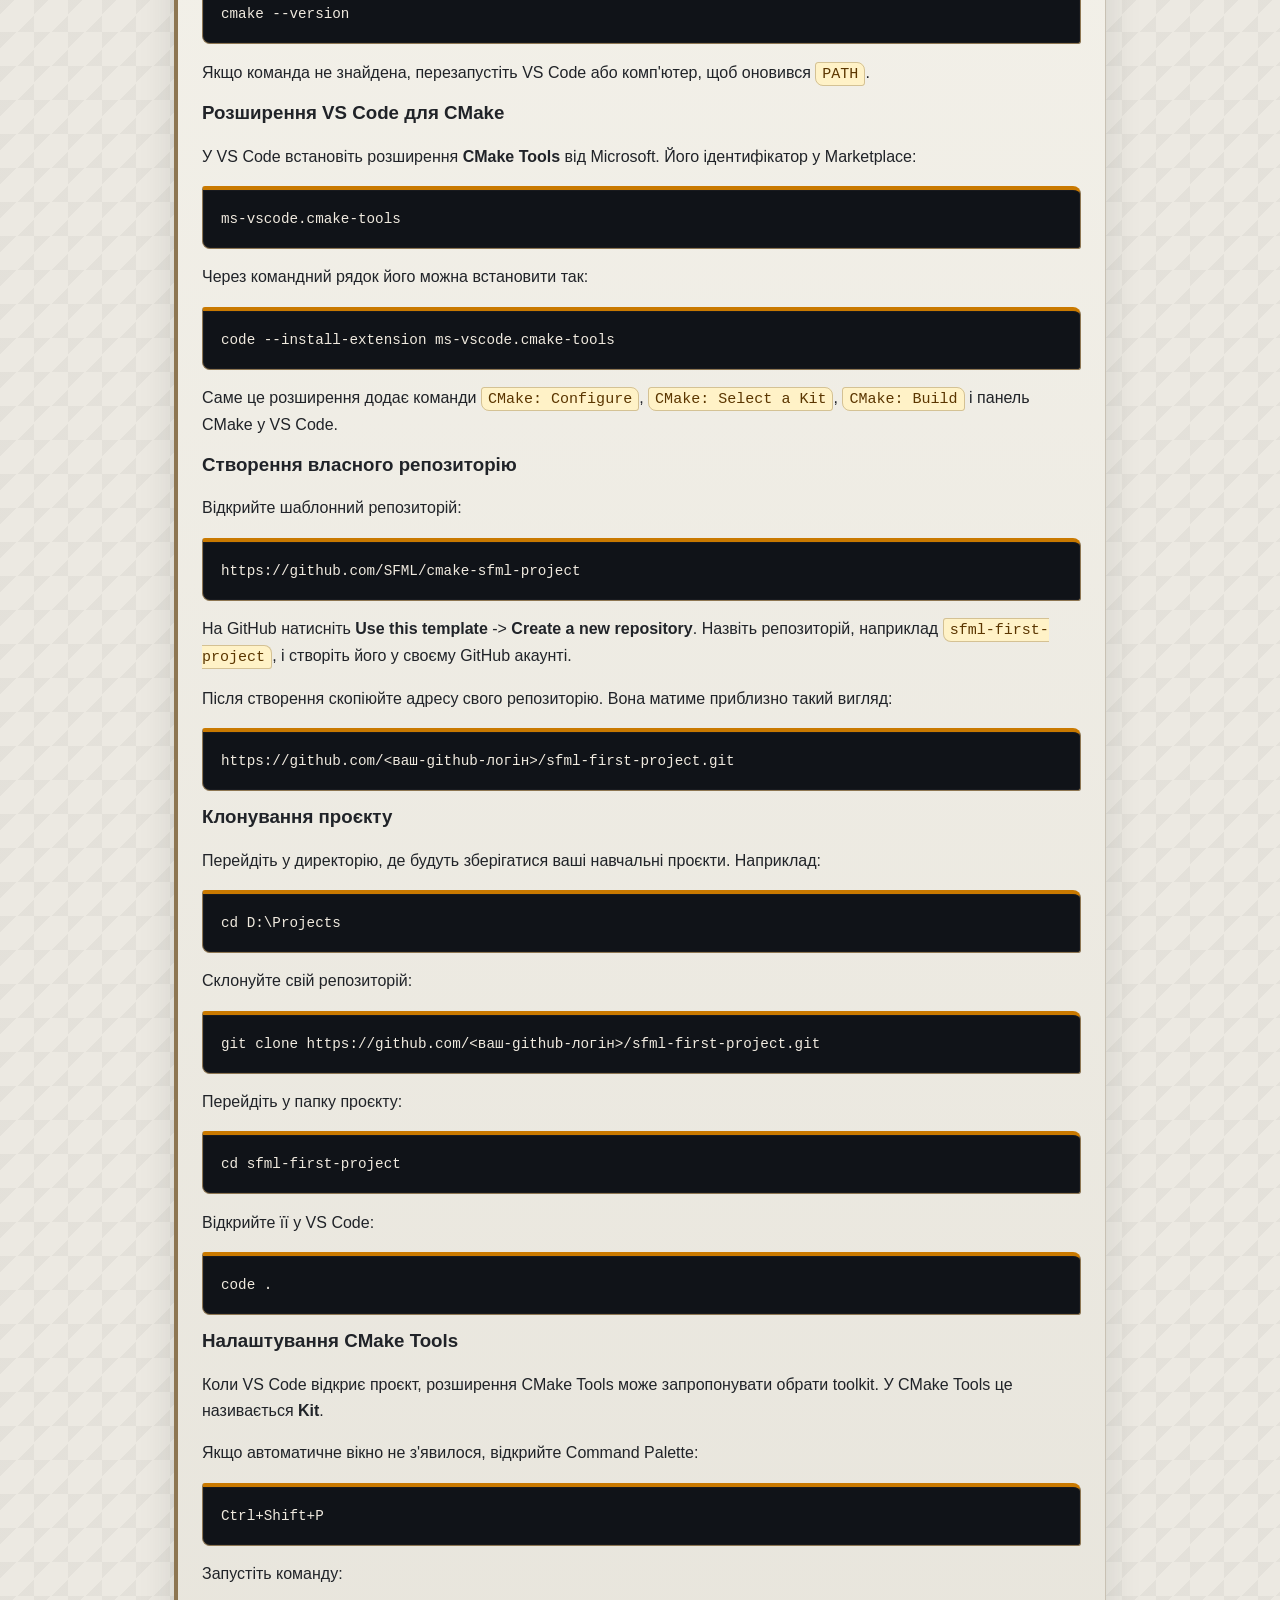
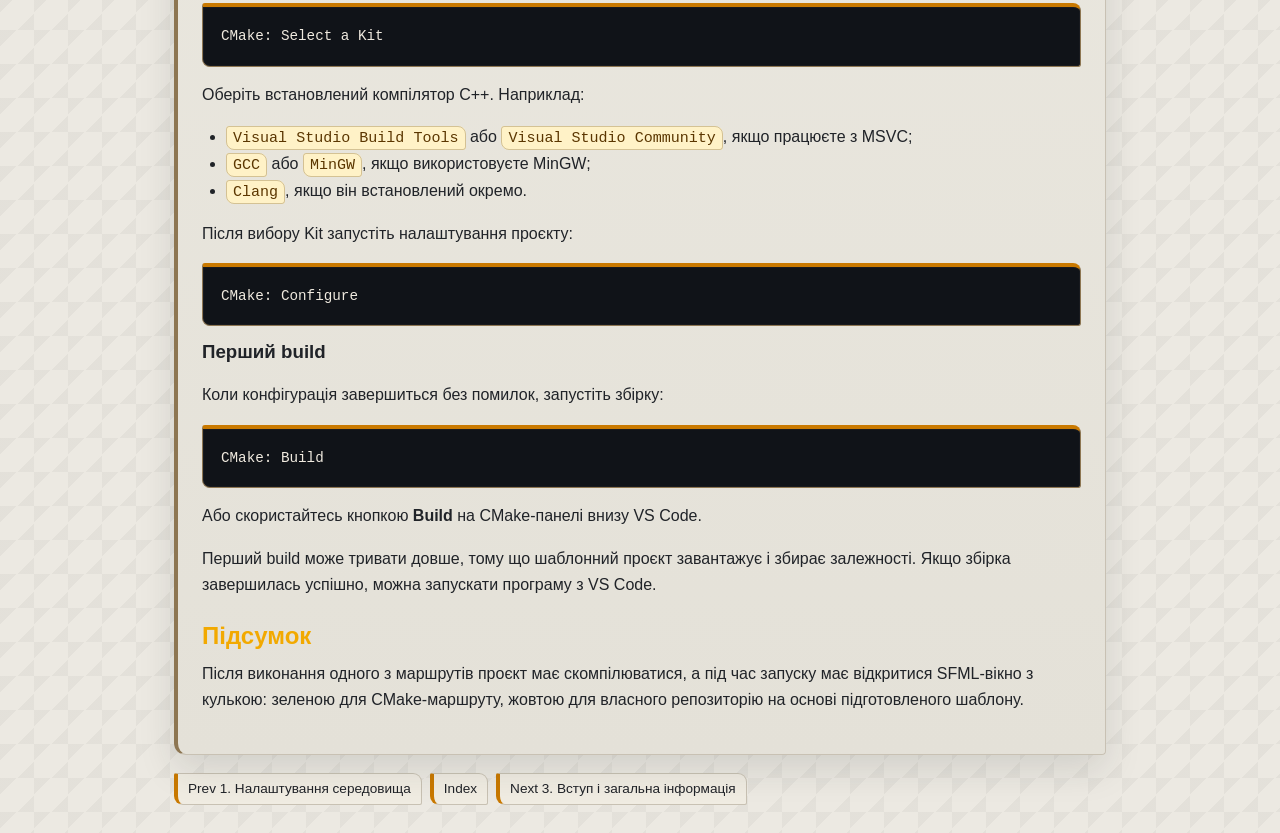
<file: docs/02-pershyi-proiekt-sfml.html>
<!DOCTYPE html>
<html lang="uk" data-theme="noir">
<head>
  <meta charset="UTF-8" />
  <meta name="viewport" content="width=device-width, initial-scale=1.0" />
  <title>2. Створення та запуск першого проєкту SFML</title>
  <script>
    (function () {
      function systemTheme() {
        return window.matchMedia && window.matchMedia("(prefers-color-scheme: dark)").matches
          ? "noir"
          : "graphite";
      }

      try {
        var theme = localStorage.getItem("book-theme");
        if (theme === "graphite" || theme === "noir") {
          document.documentElement.dataset.theme = theme;
        } else {
          document.documentElement.dataset.theme = systemTheme();
        }
      } catch (error) {
        document.documentElement.dataset.theme = systemTheme();
      }
    })();
  </script>
  <link rel="stylesheet" href="assets/book.css" />
  <link rel="stylesheet" href="assets/highlightjs/styles/panda-syntax-dark.min.css" />
</head>
<body>
<div class="theme-switch">
  <button type="button" class="theme-toggle" aria-label="Перемкнути тему" aria-pressed="false" title="Перемкнути тему">
    <svg class="theme-icon theme-icon-sun" viewBox="0 0 24 24" aria-hidden="true">
      <circle cx="12" cy="12" r="4"></circle>
      <path d="M12 2v2"></path>
      <path d="M12 20v2"></path>
      <path d="m4.93 4.93 1.41 1.41"></path>
      <path d="m17.66 17.66 1.41 1.41"></path>
      <path d="M2 12h2"></path>
      <path d="M20 12h2"></path>
      <path d="m6.34 17.66-1.41 1.41"></path>
      <path d="m19.07 4.93-1.41 1.41"></path>
    </svg>
    <svg class="theme-icon theme-icon-moon" viewBox="0 0 24 24" aria-hidden="true">
      <path d="M20 14.6A8.5 8.5 0 0 1 9.4 4a7 7 0 1 0 10.6 10.6Z"></path>
    </svg>
  </button>
</div>
<div class="wrap">
<nav class="page-nav"><a href="01-nalashtuvannia-seredovyshcha.html">Prev 1. Налаштування середовища</a><a href="index.html">Index</a><a href="03-vstup-i-zahalna-informatsiia.html">Next 3. Вступ і загальна інформація</a></nav>
<section class="hero">
<h1>2. Створення та запуск першого проєкту SFML</h1>
</section>
<section class="card"><p>Основний навчальний маршрут використовує репозиторій, підготовлений викладачем. У ньому вже є налаштування VS Code, тому не потрібно окремо налаштовувати CMake. Такий проєкт збирається динамічно, а вихідний файл програми займає значно менше місця.</p>
<p>Спочатку запустимо готовий проєкт, а в наступному розділі розберемо, що саме працює всередині.</p>
<h2>Основний маршрут: готовий проєкт</h2>
<aside class="note note-warning"><strong class="note-title">Увага</strong><p>Не зберігайте проєкт у папці зі шляхом кирилицею. Оберіть шлях на кшталт <code>D:\Projects</code>, інакше збірка може завершитися помилкою.</p></aside>
<p>Клонуйте готовий  <a href="https://github.com/SOZhuk/SFML_template" target="_blank" rel="noreferrer">репозиторій з шаблоном</a>:</p>
<pre><code class="language-powershell">git clone https://github.com/SOZhuk/SFML_template.git</code></pre>
<p>Якщо потрібна допомога з командами Git, скористайтеся <a href="https://git-practicum-a22961.gitlab.io/git-practicum.html" target="_blank" rel="noreferrer">довідником</a>.</p>
<details class="details-block"><summary>Короткий довідник Git</summary><div class="details-body"><p>Найчастіше в навчальних проєктах знадобляться такі команди.</p>
<pre><code class="language-powershell">git config --global user.name &quot;Ваше Ім&#x27;я&quot;
git config --global user.email &quot;you@example.com&quot;</code></pre>
<pre><code class="language-powershell">git clone https://github.com/&lt;користувач&gt;/&lt;репозиторій&gt;.git
cd &lt;репозиторій&gt;</code></pre>
<pre><code class="language-powershell">git status
git add .
git commit -m &quot;Короткий опис зміни&quot;
git push</code></pre>
<pre><code class="language-powershell">git pull
git log --oneline</code></pre>
<p><code>git status</code> показує поточні зміни, <code>git add</code> готує їх до коміту, <code>git commit</code> зберігає зміни локально, а <code>git push</code> відправляє їх у віддалений репозиторій.</p></div></details>
<p>Перейдіть у папку проєкту:</p>
<pre><code class="language-powershell">cd SFML_template</code></pre>
<p>Відкрийте її у VS Code:</p>
<pre><code class="language-powershell">code .</code></pre>
<p>Переконайтеся, що основний код доступний у <code>src/main.cpp</code>.</p>
<p>Після цього можна переходити до компіляції і запуску навчального проєкту. Вам достатньо натиснути F5.</p>
<p>Очікуваний результат: вікно SFML успішно відкривається, і ви готові переходити до технічних деталей роботи програми.</p>
<h2>Альтернативний маршрут: CMake</h2>
<p>Для професійної розробки автори бібліотеки SFML рекомендують використовувати утиліту CMake і шаблонний репозиторій. Зауважте, що цей шлях потребує більше налаштувань.</p>
<h3>Встановлення CMake</h3>
<p>CMake потрібен для того, щоб VS Code міг налаштувати та зібрати C++ проєкт. На Windows найзручніше встановити його через <code>winget</code>:</p>
<pre><code class="language-powershell">winget install --id Kitware.CMake -e</code></pre>
<p>Після встановлення закрийте і знову відкрийте термінал, а потім перевірте, що команда доступна:</p>
<pre><code class="language-powershell">cmake --version</code></pre>
<p>Якщо команда не знайдена, перезапустіть VS Code або комп&#x27;ютер, щоб оновився <code>PATH</code>.</p>
<h3>Розширення VS Code для CMake</h3>
<p>У VS Code встановіть розширення <strong>CMake Tools</strong> від Microsoft. Його ідентифікатор у Marketplace:</p>
<pre><code class="language-text">ms-vscode.cmake-tools</code></pre>
<p>Через командний рядок його можна встановити так:</p>
<pre><code class="language-powershell">code --install-extension ms-vscode.cmake-tools</code></pre>
<p>Саме це розширення додає команди <code>CMake: Configure</code>, <code>CMake: Select a Kit</code>, <code>CMake: Build</code> і панель CMake у VS Code.</p>
<h3>Створення власного репозиторію</h3>
<p>Відкрийте шаблонний репозиторій:</p>
<pre><code class="language-text">https://github.com/SFML/cmake-sfml-project</code></pre>
<p>На GitHub натисніть <strong>Use this template</strong> -&gt; <strong>Create a new repository</strong>. Назвіть репозиторій, наприклад <code>sfml-first-project</code>, і створіть його у своєму GitHub акаунті.</p>
<p>Після створення скопіюйте адресу свого репозиторію. Вона матиме приблизно такий вигляд:</p>
<pre><code class="language-text">https://github.com/&lt;ваш-github-логін&gt;/sfml-first-project.git</code></pre>
<h3>Клонування проєкту</h3>
<p>Перейдіть у директорію, де будуть зберігатися ваші навчальні проєкти. Наприклад:</p>
<pre><code class="language-powershell">cd D:\Projects</code></pre>
<p>Склонуйте свій репозиторій:</p>
<pre><code class="language-powershell">git clone https://github.com/&lt;ваш-github-логін&gt;/sfml-first-project.git</code></pre>
<p>Перейдіть у папку проєкту:</p>
<pre><code class="language-powershell">cd sfml-first-project</code></pre>
<p>Відкрийте її у VS Code:</p>
<pre><code class="language-powershell">code .</code></pre>
<h3>Налаштування CMake Tools</h3>
<p>Коли VS Code відкриє проєкт, розширення CMake Tools може запропонувати обрати toolkit. У CMake Tools це називається <strong>Kit</strong>.</p>
<p>Якщо автоматичне вікно не з&#x27;явилося, відкрийте Command Palette:</p>
<pre><code class="language-text">Ctrl+Shift+P</code></pre>
<p>Запустіть команду:</p>
<pre><code class="language-text">CMake: Select a Kit</code></pre>
<p>Оберіть встановлений компілятор C++. Наприклад:</p>
<ul>
<li><code>Visual Studio Build Tools</code> або <code>Visual Studio Community</code>, якщо працюєте з MSVC;</li>
<li><code>GCC</code> або <code>MinGW</code>, якщо використовуєте MinGW;</li>
<li><code>Clang</code>, якщо він встановлений окремо.</li>
</ul>
<p>Після вибору Kit запустіть налаштування проєкту:</p>
<pre><code class="language-text">CMake: Configure</code></pre>
<h3>Перший build</h3>
<p>Коли конфігурація завершиться без помилок, запустіть збірку:</p>
<pre><code class="language-text">CMake: Build</code></pre>
<p>Або скористайтесь кнопкою <strong>Build</strong> на CMake-панелі внизу VS Code.</p>
<p>Перший build може тривати довше, тому що шаблонний проєкт завантажує і збирає залежності. Якщо збірка завершилась успішно, можна запускати програму з VS Code.</p>
<h2>Підсумок</h2>
<p>Після виконання одного з маршрутів проєкт має скомпілюватися, а під час запуску має відкритися SFML-вікно з кулькою: зеленою для CMake-маршруту, жовтою для власного репозиторію на основі підготовленого шаблону.</p></section>
<nav class="page-nav"><a href="01-nalashtuvannia-seredovyshcha.html">Prev 1. Налаштування середовища</a><a href="index.html">Index</a><a href="03-vstup-i-zahalna-informatsiia.html">Next 3. Вступ і загальна інформація</a></nav>
</div>
<script src="assets/highlightjs/highlight.min.js"></script>
<script>hljs.highlightAll();</script>
<script>
  (function () {
    var button = document.querySelector(".theme-toggle");

    function setTheme(theme) {
      document.documentElement.dataset.theme = theme;
      if (!button) return;
      button.setAttribute("aria-pressed", String(theme === "noir"));
      button.setAttribute("aria-label", theme === "noir" ? "Увімкнути світлу тему" : "Увімкнути темну тему");
      button.setAttribute("title", theme === "noir" ? "Увімкнути світлу тему" : "Увімкнути темну тему");
    }

    setTheme(document.documentElement.dataset.theme || "noir");
    if (!button) return;

    button.addEventListener("click", function () {
      var theme = document.documentElement.dataset.theme === "noir" ? "graphite" : "noir";
      setTheme(theme);
      try {
        localStorage.setItem("book-theme", theme);
      } catch (error) {}
    });
  })();
</script>
</body>
</html>
</file>
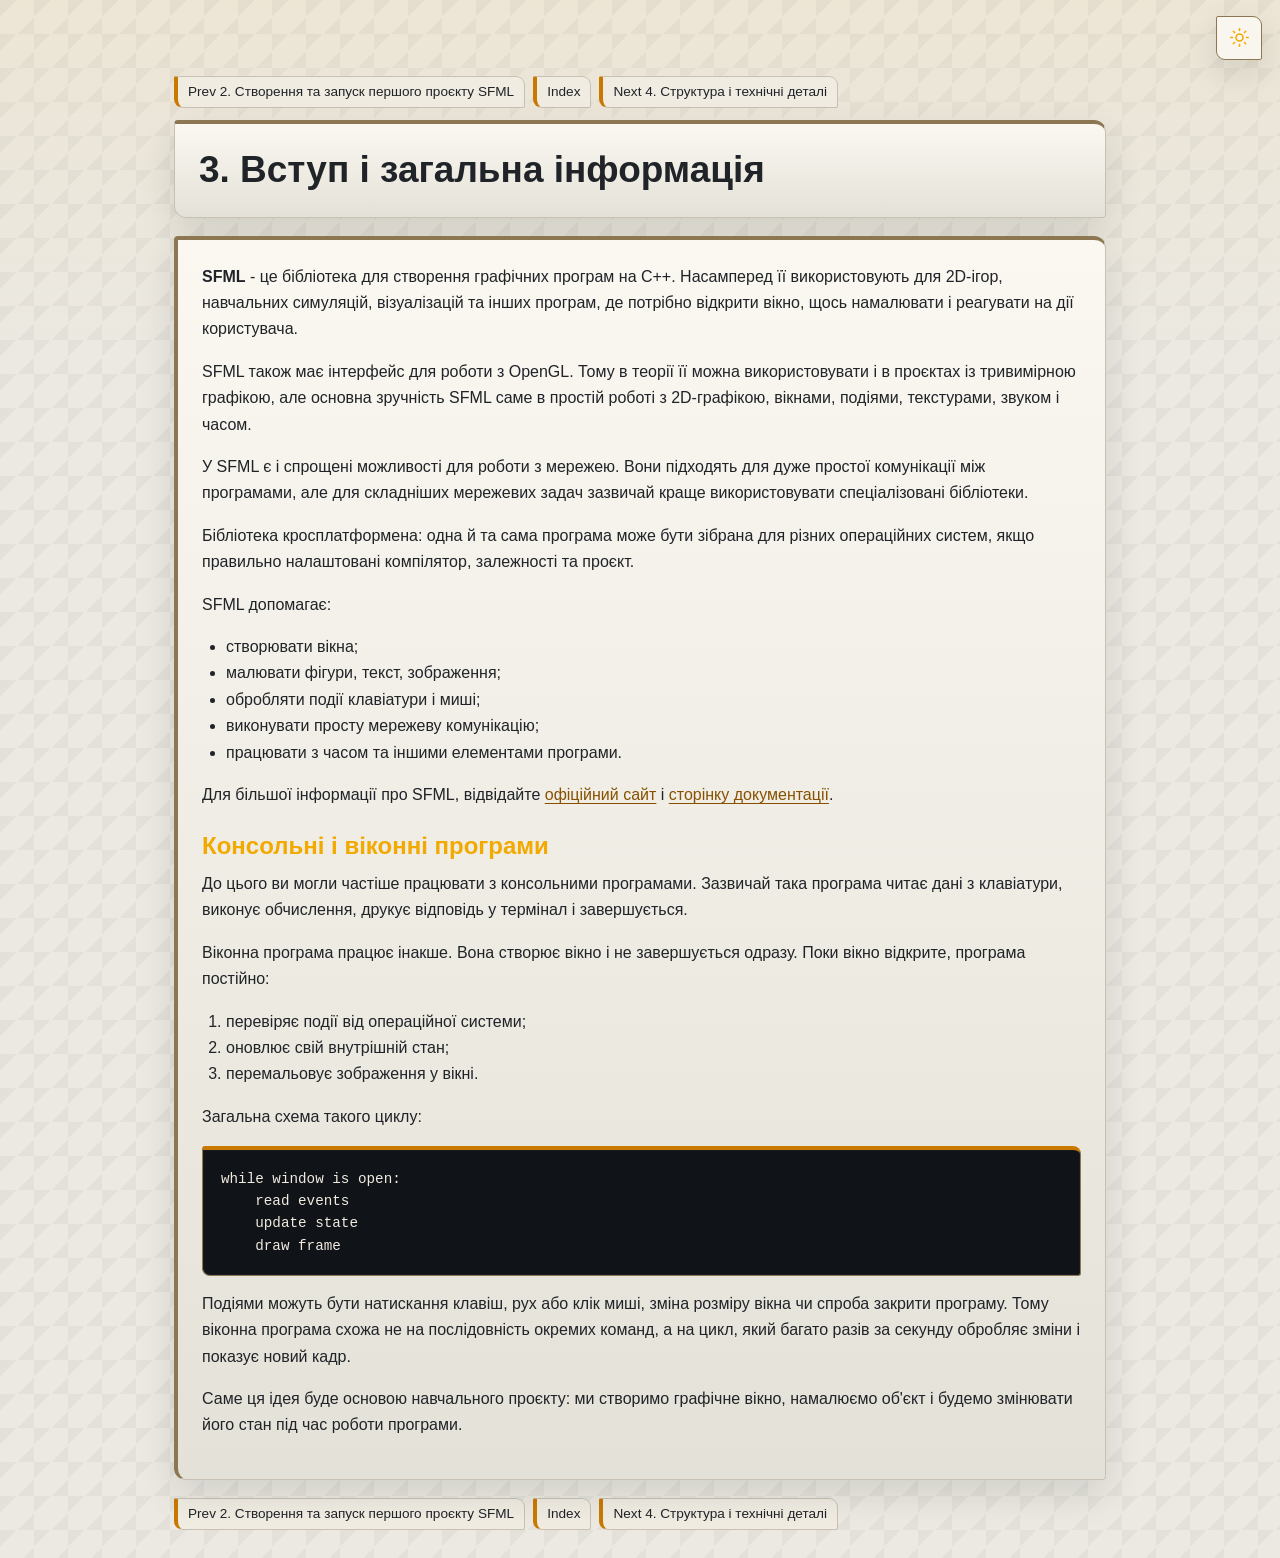
<file: docs/03-vstup-i-zahalna-informatsiia.html>
<!DOCTYPE html>
<html lang="uk" data-theme="noir">
<head>
  <meta charset="UTF-8" />
  <meta name="viewport" content="width=device-width, initial-scale=1.0" />
  <title>3. Вступ і загальна інформація</title>
  <script>
    (function () {
      function systemTheme() {
        return window.matchMedia && window.matchMedia("(prefers-color-scheme: dark)").matches
          ? "noir"
          : "graphite";
      }

      try {
        var theme = localStorage.getItem("book-theme");
        if (theme === "graphite" || theme === "noir") {
          document.documentElement.dataset.theme = theme;
        } else {
          document.documentElement.dataset.theme = systemTheme();
        }
      } catch (error) {
        document.documentElement.dataset.theme = systemTheme();
      }
    })();
  </script>
  <link rel="stylesheet" href="assets/book.css" />
  <link rel="stylesheet" href="assets/highlightjs/styles/panda-syntax-dark.min.css" />
</head>
<body>
<div class="theme-switch">
  <button type="button" class="theme-toggle" aria-label="Перемкнути тему" aria-pressed="false" title="Перемкнути тему">
    <svg class="theme-icon theme-icon-sun" viewBox="0 0 24 24" aria-hidden="true">
      <circle cx="12" cy="12" r="4"></circle>
      <path d="M12 2v2"></path>
      <path d="M12 20v2"></path>
      <path d="m4.93 4.93 1.41 1.41"></path>
      <path d="m17.66 17.66 1.41 1.41"></path>
      <path d="M2 12h2"></path>
      <path d="M20 12h2"></path>
      <path d="m6.34 17.66-1.41 1.41"></path>
      <path d="m19.07 4.93-1.41 1.41"></path>
    </svg>
    <svg class="theme-icon theme-icon-moon" viewBox="0 0 24 24" aria-hidden="true">
      <path d="M20 14.6A8.5 8.5 0 0 1 9.4 4a7 7 0 1 0 10.6 10.6Z"></path>
    </svg>
  </button>
</div>
<div class="wrap">
<nav class="page-nav"><a href="02-pershyi-proiekt-sfml.html">Prev 2. Створення та запуск першого проєкту SFML</a><a href="index.html">Index</a><a href="04-struktura-i-tekhnichni-detali.html">Next 4. Структура і технічні деталі</a></nav>
<section class="hero">
<h1>3. Вступ і загальна інформація</h1>
</section>
<section class="card"><p><strong>SFML</strong> - це бібліотека для створення графічних програм на C++. Насамперед її використовують для 2D-ігор, навчальних симуляцій, візуалізацій та інших програм, де потрібно відкрити вікно, щось намалювати і реагувати на дії користувача.</p>
<p>SFML також має інтерфейс для роботи з OpenGL. Тому в теорії її можна використовувати і в проєктах із тривимірною графікою, але основна зручність SFML саме в простій роботі з 2D-графікою, вікнами, подіями, текстурами, звуком і часом.</p>
<p>У SFML є і спрощені можливості для роботи з мережею. Вони підходять для дуже простої комунікації між програмами, але для складніших мережевих задач зазвичай краще використовувати спеціалізовані бібліотеки.</p>
<p>Бібліотека кросплатформена: одна й та сама програма може бути зібрана для різних операційних систем, якщо правильно налаштовані компілятор, залежності та проєкт.</p>
<p>SFML допомагає:</p>
<ul>
<li>створювати вікна;</li>
<li>малювати фігури, текст, зображення;</li>
<li>обробляти події клавіатури і миші;</li>
<li>виконувати просту мережеву комунікацію;</li>
<li>працювати з часом та іншими елементами програми.</li>
</ul>
<p>Для більшої інформації про SFML, відвідайте <a href="https://www.sfml-dev.org/" target="_blank" rel="noreferrer">офіційний сайт</a> і <a href="https://www.sfml-dev.org/documentation/" target="_blank" rel="noreferrer">сторінку документації</a>.</p>
<h2>Консольні і віконні програми</h2>
<p>До цього ви могли частіше працювати з консольними програмами. Зазвичай така програма читає дані з клавіатури, виконує обчислення, друкує відповідь у термінал і завершується.</p>
<p>Віконна програма працює інакше. Вона створює вікно і не завершується одразу. Поки вікно відкрите, програма постійно:</p>
<ol>
<li>перевіряє події від операційної системи;</li>
<li>оновлює свій внутрішній стан;</li>
<li>перемальовує зображення у вікні.</li>
</ol>
<p>Загальна схема такого циклу:</p>
<pre><code class="language-text">while window is open:
    read events
    update state
    draw frame</code></pre>
<p>Подіями можуть бути натискання клавіш, рух або клік миші, зміна розміру вікна чи спроба закрити програму. Тому віконна програма схожа не на послідовність окремих команд, а на цикл, який багато разів за секунду обробляє зміни і показує новий кадр.</p>
<p>Саме ця ідея буде основою навчального проєкту: ми створимо графічне вікно, намалюємо об&#x27;єкт і будемо змінювати його стан під час роботи програми.</p></section>
<nav class="page-nav"><a href="02-pershyi-proiekt-sfml.html">Prev 2. Створення та запуск першого проєкту SFML</a><a href="index.html">Index</a><a href="04-struktura-i-tekhnichni-detali.html">Next 4. Структура і технічні деталі</a></nav>
</div>
<script src="assets/highlightjs/highlight.min.js"></script>
<script>hljs.highlightAll();</script>
<script>
  (function () {
    var button = document.querySelector(".theme-toggle");

    function setTheme(theme) {
      document.documentElement.dataset.theme = theme;
      if (!button) return;
      button.setAttribute("aria-pressed", String(theme === "noir"));
      button.setAttribute("aria-label", theme === "noir" ? "Увімкнути світлу тему" : "Увімкнути темну тему");
      button.setAttribute("title", theme === "noir" ? "Увімкнути світлу тему" : "Увімкнути темну тему");
    }

    setTheme(document.documentElement.dataset.theme || "noir");
    if (!button) return;

    button.addEventListener("click", function () {
      var theme = document.documentElement.dataset.theme === "noir" ? "graphite" : "noir";
      setTheme(theme);
      try {
        localStorage.setItem("book-theme", theme);
      } catch (error) {}
    });
  })();
</script>
</body>
</html>
</file>
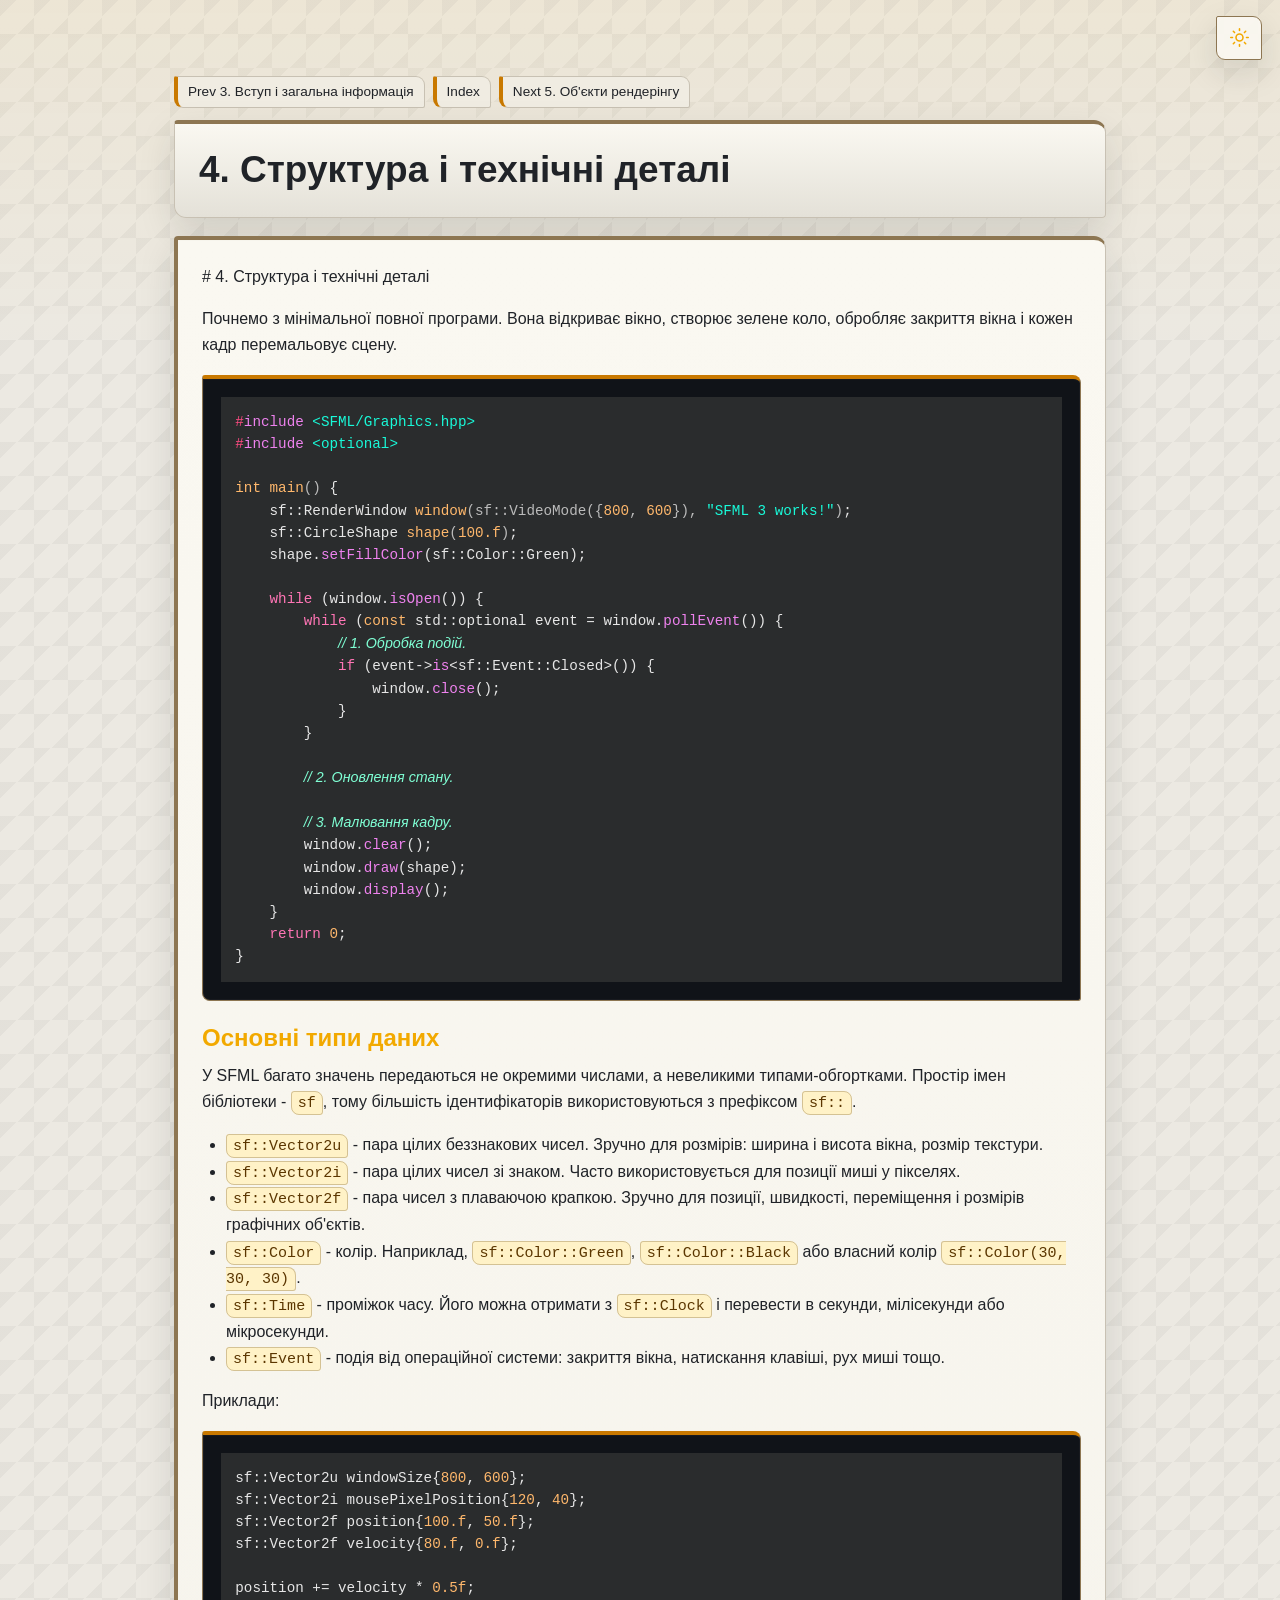
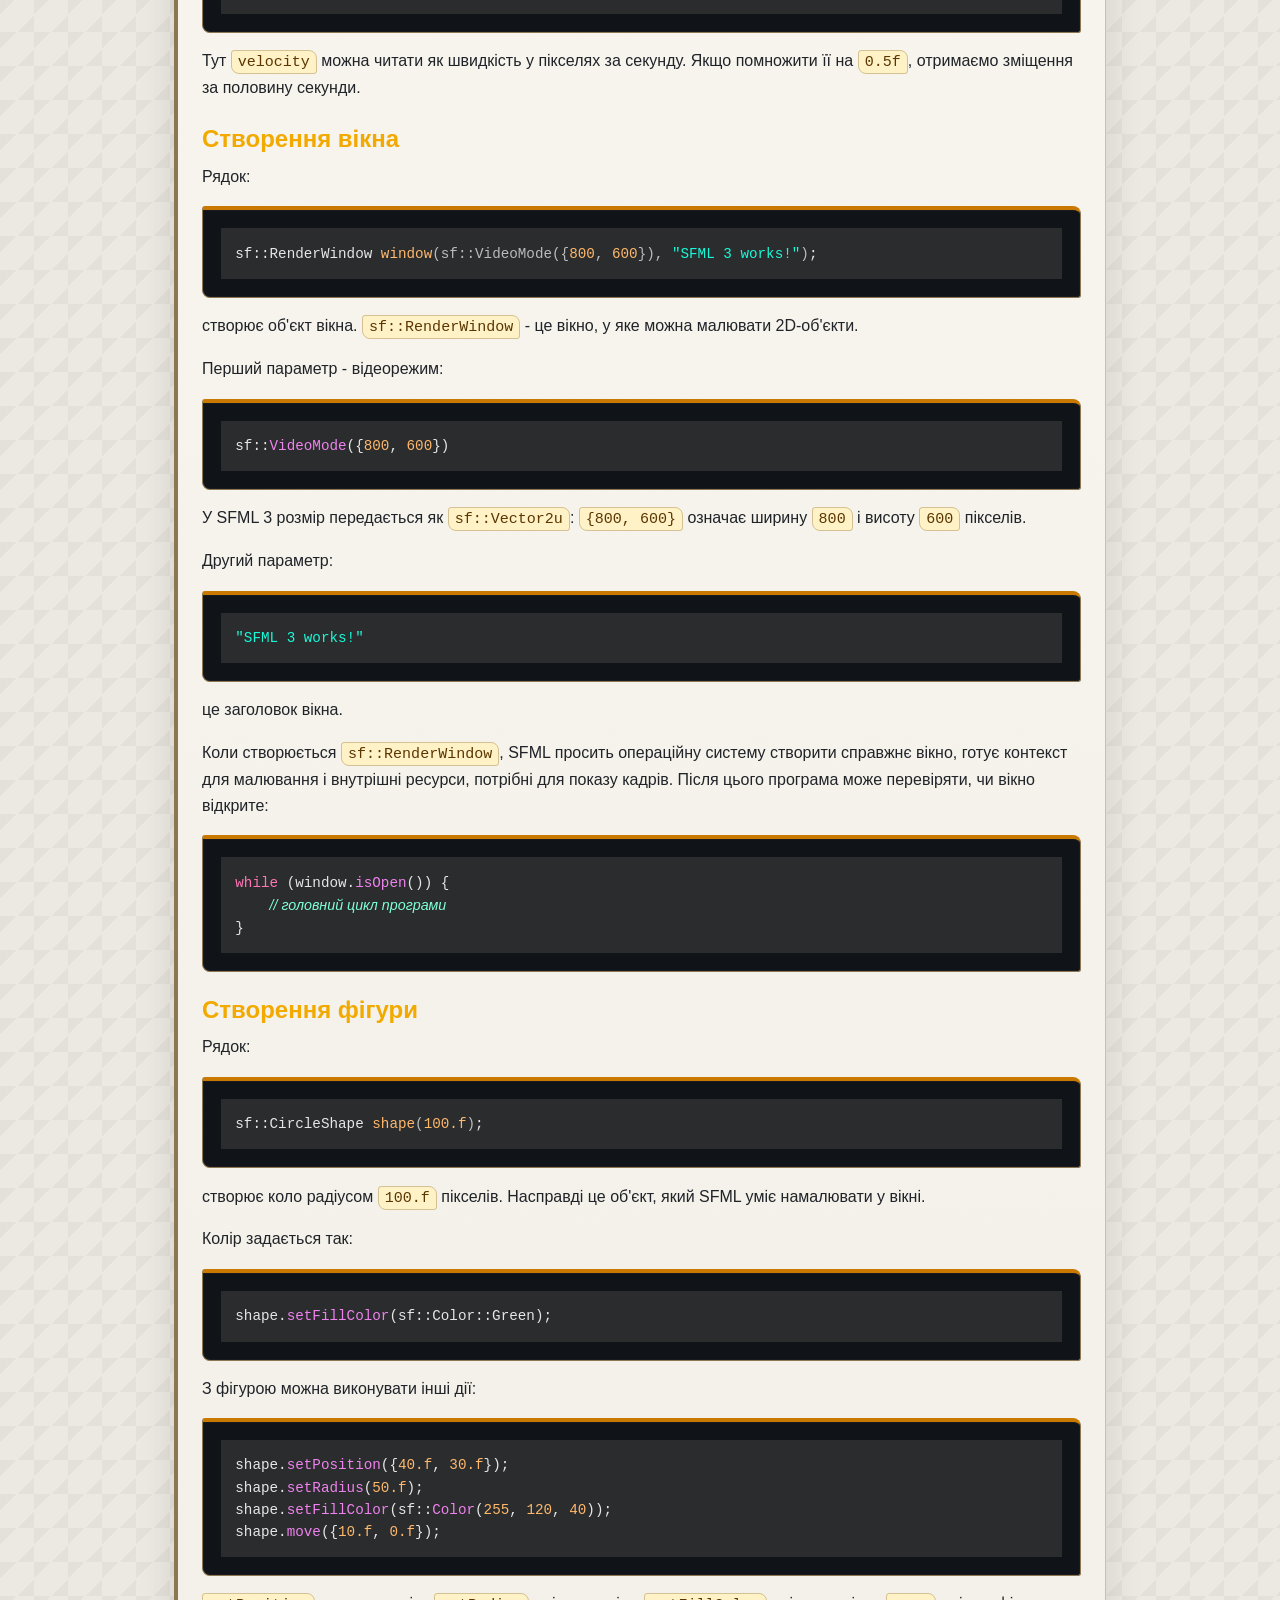
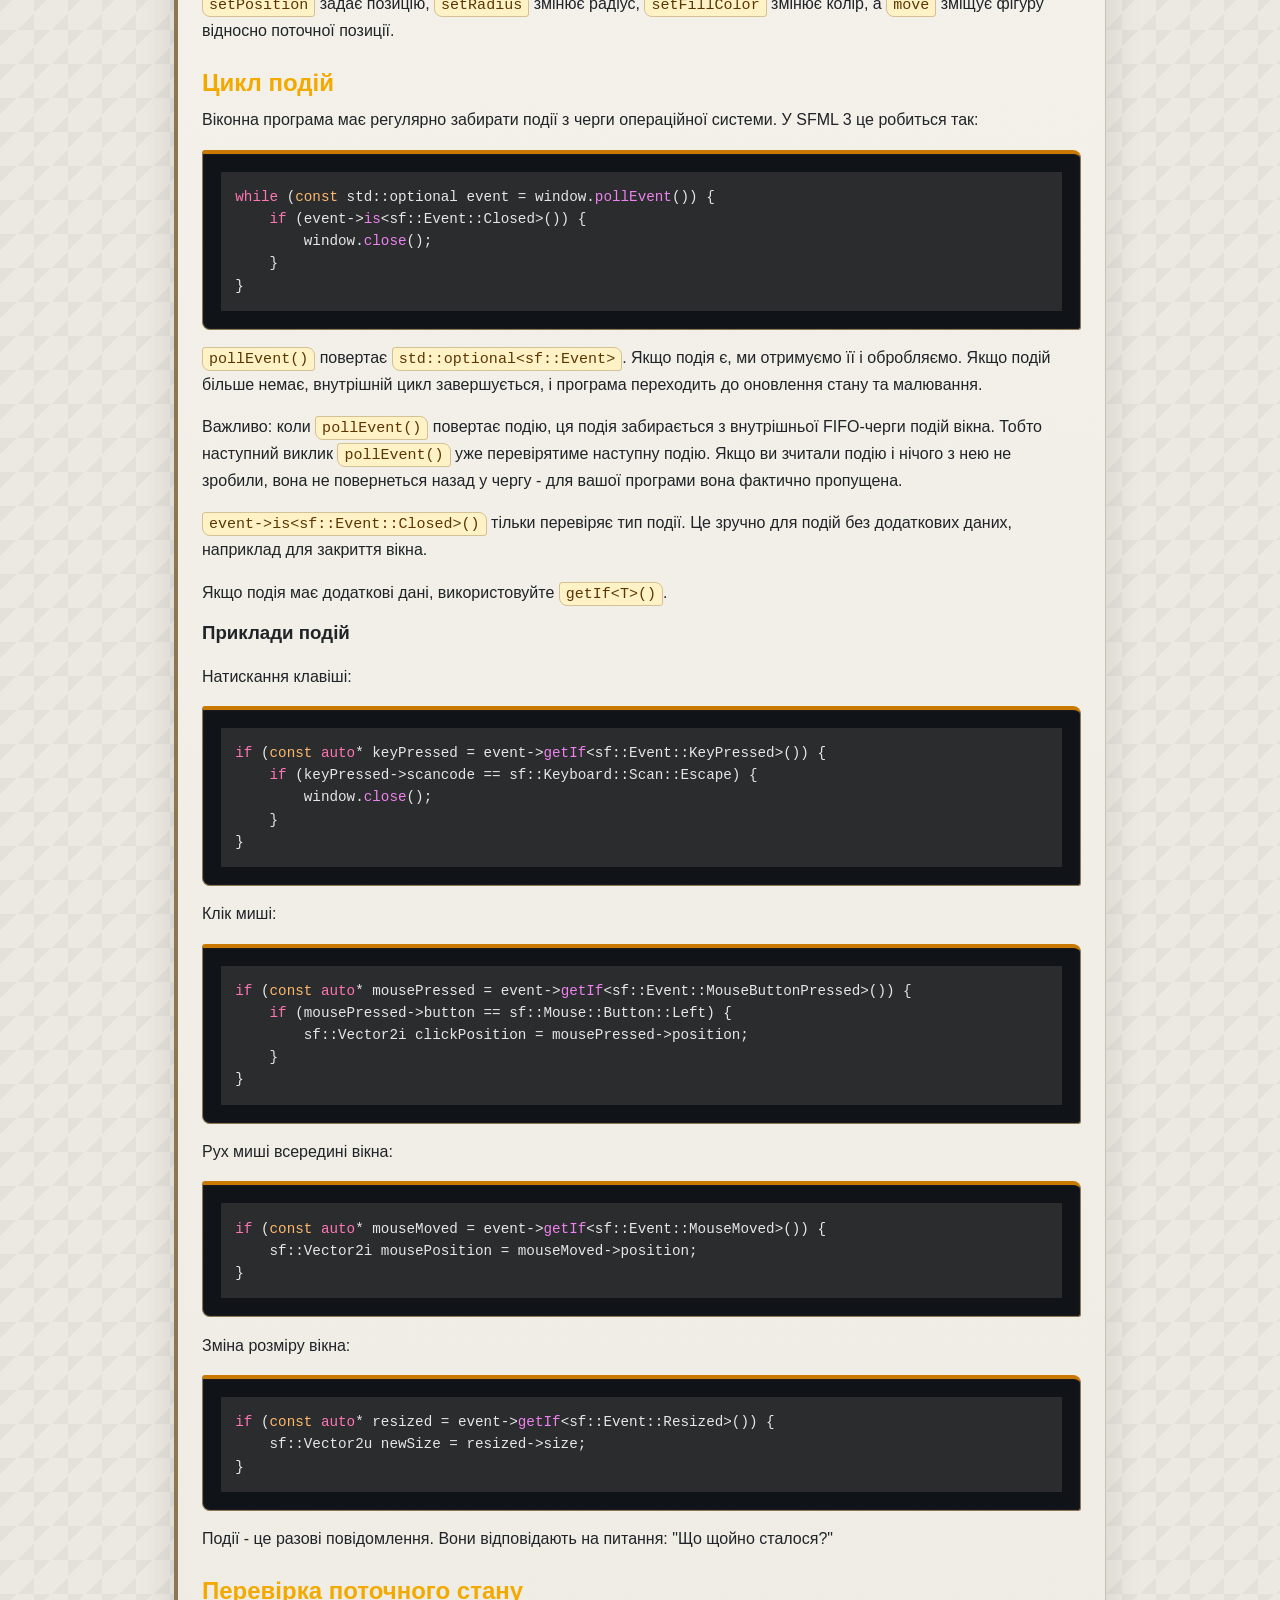
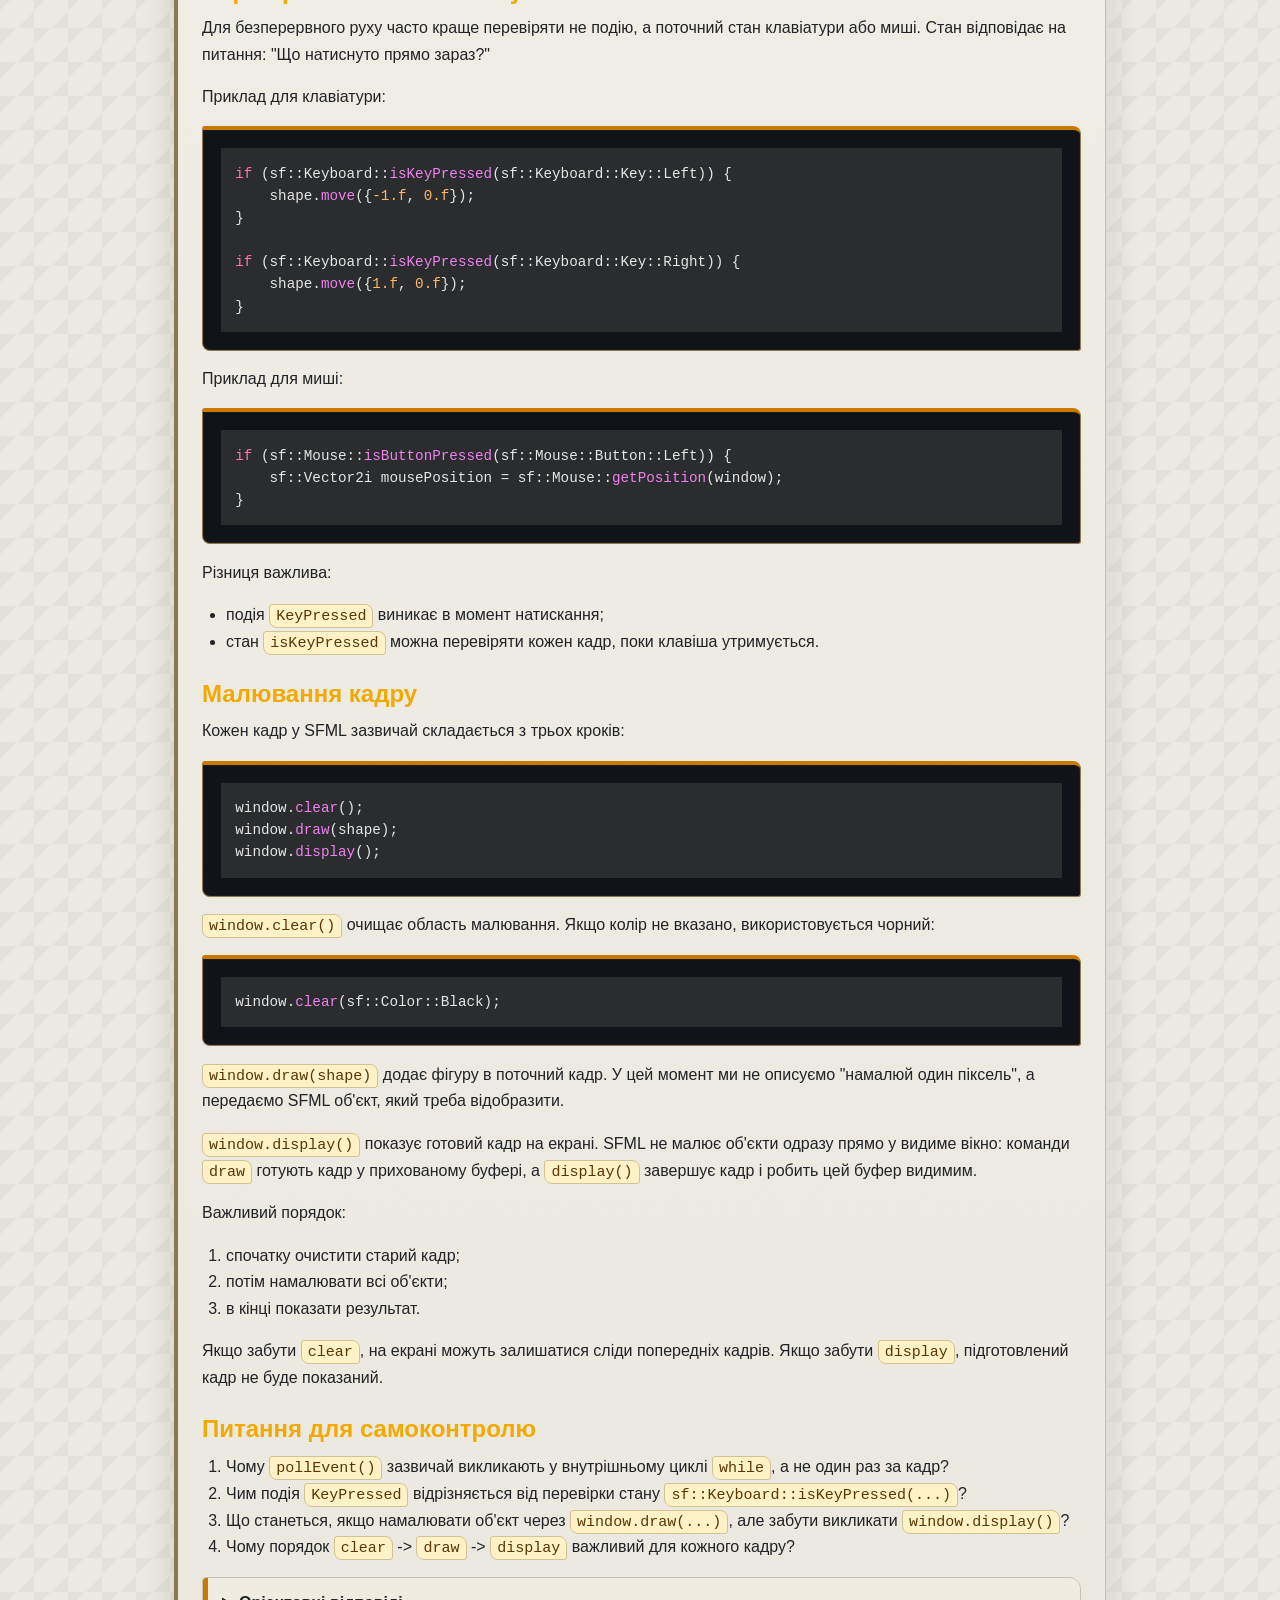
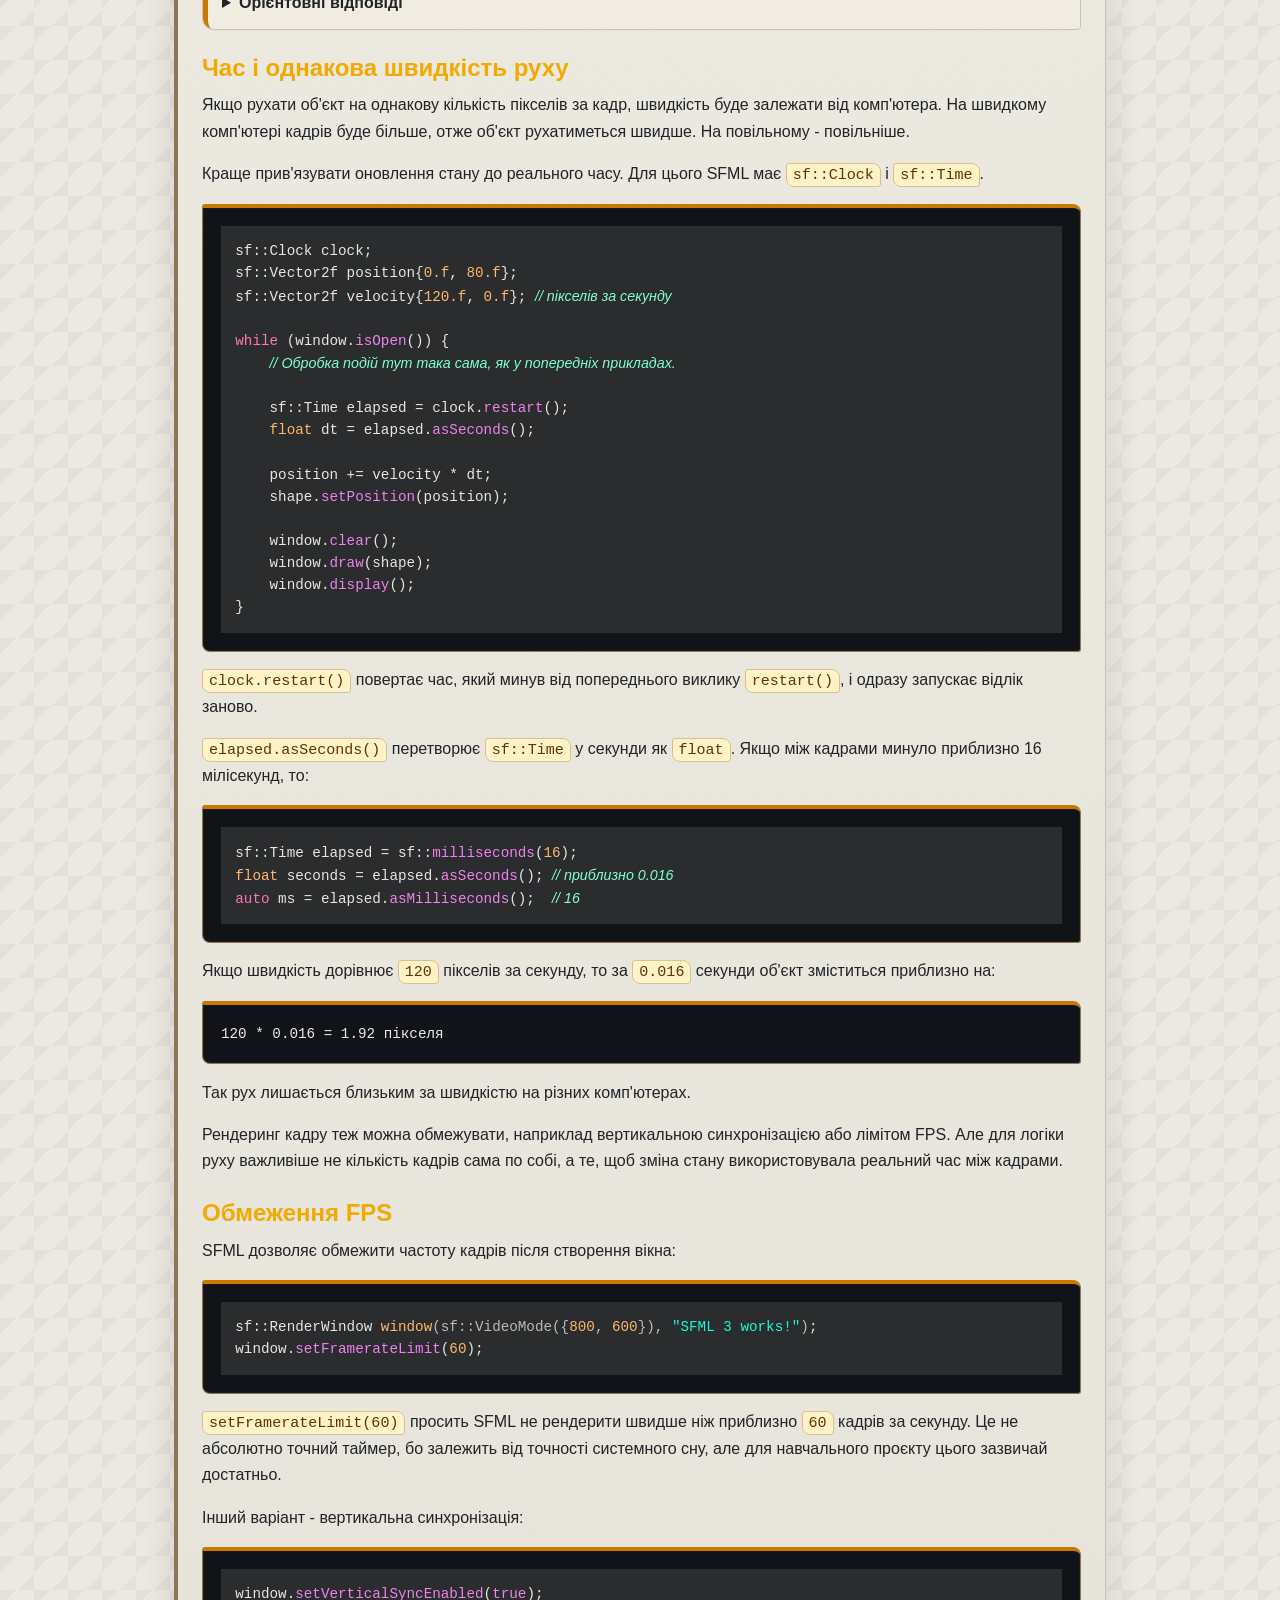
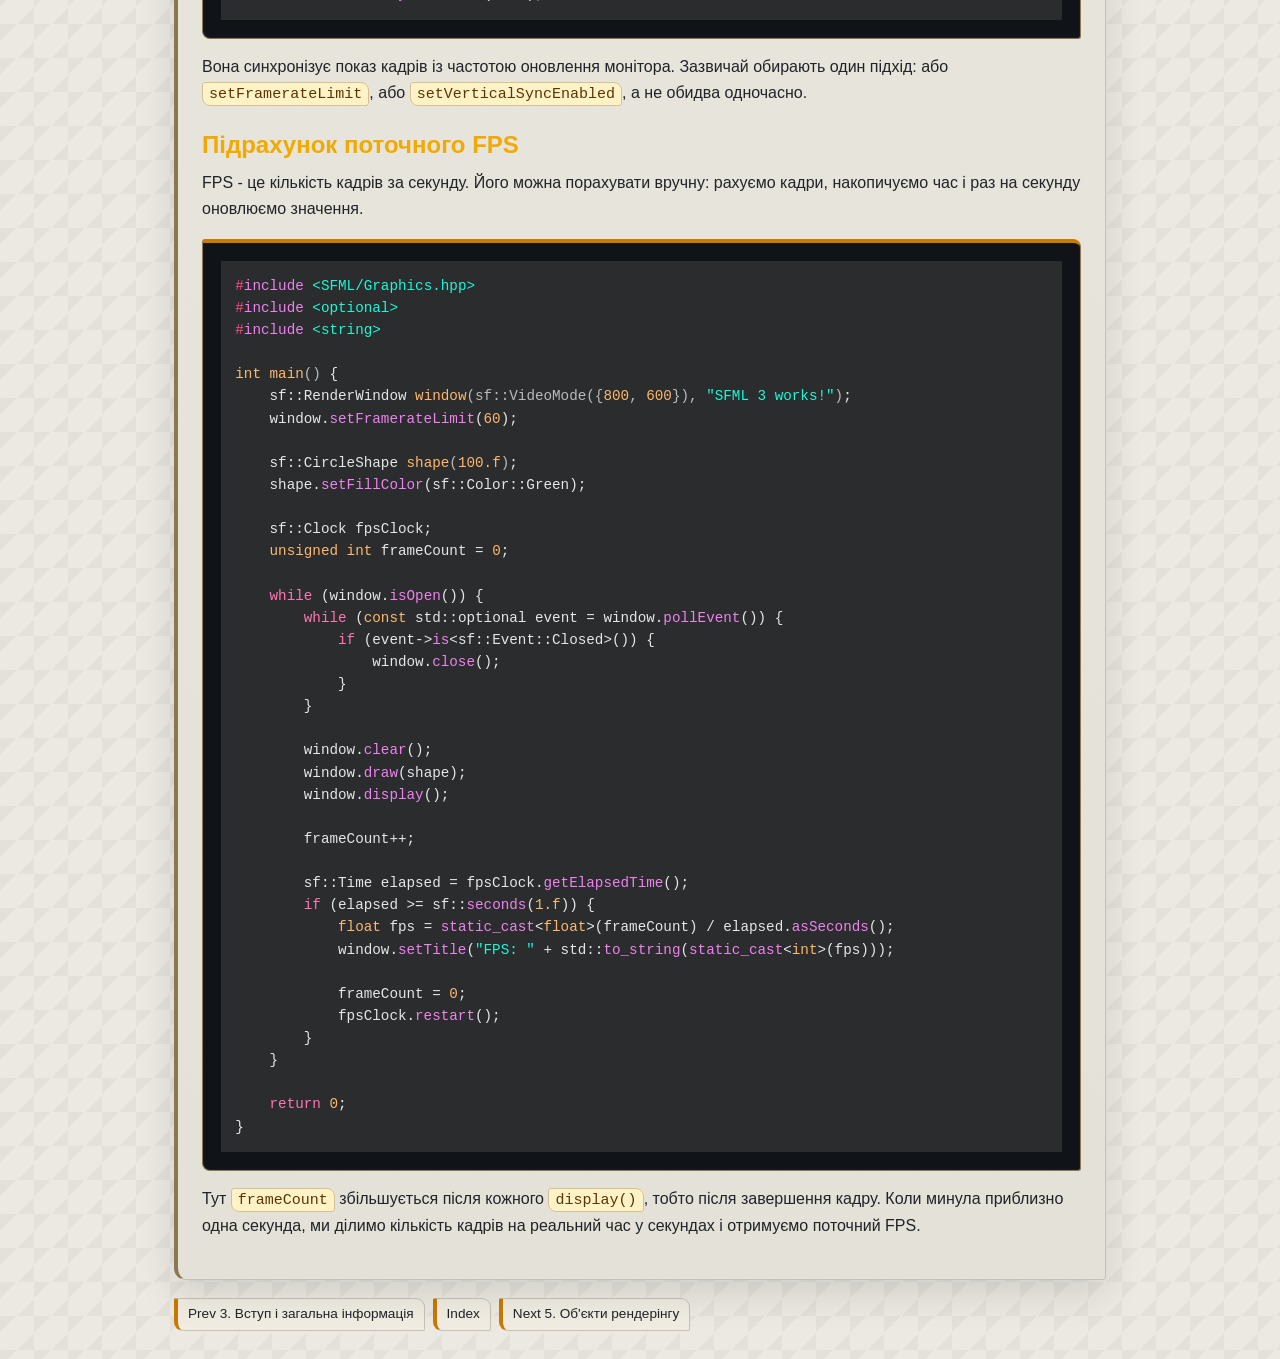
<file: docs/04-struktura-i-tekhnichni-detali.html>
<!DOCTYPE html>
<html lang="uk" data-theme="noir">
<head>
  <meta charset="UTF-8" />
  <meta name="viewport" content="width=device-width, initial-scale=1.0" />
  <title>4. Структура і технічні деталі</title>
  <script>
    (function () {
      function systemTheme() {
        return window.matchMedia && window.matchMedia("(prefers-color-scheme: dark)").matches
          ? "noir"
          : "graphite";
      }

      try {
        var theme = localStorage.getItem("book-theme");
        if (theme === "graphite" || theme === "noir") {
          document.documentElement.dataset.theme = theme;
        } else {
          document.documentElement.dataset.theme = systemTheme();
        }
      } catch (error) {
        document.documentElement.dataset.theme = systemTheme();
      }
    })();
  </script>
  <link rel="stylesheet" href="assets/book.css" />
  <link rel="stylesheet" href="assets/highlightjs/styles/panda-syntax-dark.min.css" />
</head>
<body>
<div class="theme-switch">
  <button type="button" class="theme-toggle" aria-label="Перемкнути тему" aria-pressed="false" title="Перемкнути тему">
    <svg class="theme-icon theme-icon-sun" viewBox="0 0 24 24" aria-hidden="true">
      <circle cx="12" cy="12" r="4"></circle>
      <path d="M12 2v2"></path>
      <path d="M12 20v2"></path>
      <path d="m4.93 4.93 1.41 1.41"></path>
      <path d="m17.66 17.66 1.41 1.41"></path>
      <path d="M2 12h2"></path>
      <path d="M20 12h2"></path>
      <path d="m6.34 17.66-1.41 1.41"></path>
      <path d="m19.07 4.93-1.41 1.41"></path>
    </svg>
    <svg class="theme-icon theme-icon-moon" viewBox="0 0 24 24" aria-hidden="true">
      <path d="M20 14.6A8.5 8.5 0 0 1 9.4 4a7 7 0 1 0 10.6 10.6Z"></path>
    </svg>
  </button>
</div>
<div class="wrap">
<nav class="page-nav"><a href="03-vstup-i-zahalna-informatsiia.html">Prev 3. Вступ і загальна інформація</a><a href="index.html">Index</a><a href="05-obiekty-renderinhu.html">Next 5. Об&#x27;єкти рендерінгу</a></nav>
<section class="hero">
<h1>4. Структура і технічні деталі</h1>
</section>
<section class="card"><p>﻿# 4. Структура і технічні деталі</p>
<p>Почнемо з мінімальної повної програми. Вона відкриває вікно, створює зелене коло, обробляє закриття вікна і кожен кадр перемальовує сцену.</p>
<pre><code class="language-cpp">#include &lt;SFML/Graphics.hpp&gt;
#include &lt;optional&gt;

int main() {
    sf::RenderWindow window(sf::VideoMode({800, 600}), &quot;SFML 3 works!&quot;);
    sf::CircleShape shape(100.f);
    shape.setFillColor(sf::Color::Green);

    while (window.isOpen()) {
        while (const std::optional event = window.pollEvent()) {
            // 1. Обробка подій.
            if (event-&gt;is&lt;sf::Event::Closed&gt;()) {
                window.close();
            }
        }

        // 2. Оновлення стану.

        // 3. Малювання кадру.
        window.clear();
        window.draw(shape);
        window.display();
    }
    return 0;
}</code></pre>
<h2>Основні типи даних</h2>
<p>У SFML багато значень передаються не окремими числами, а невеликими типами-обгортками. Простір імен бібліотеки - <code>sf</code>, тому більшість ідентифікаторів використовуються з префіксом <code>sf::</code>.</p>
<ul>
<li><code>sf::Vector2u</code> - пара цілих беззнакових чисел. Зручно для розмірів: ширина і висота вікна, розмір текстури.</li>
<li><code>sf::Vector2i</code> - пара цілих чисел зі знаком. Часто використовується для позиції миші у пікселях.</li>
<li><code>sf::Vector2f</code> - пара чисел з плаваючою крапкою. Зручно для позиції, швидкості, переміщення і розмірів графічних об&#x27;єктів.</li>
<li><code>sf::Color</code> - колір. Наприклад, <code>sf::Color::Green</code>, <code>sf::Color::Black</code> або власний колір <code>sf::Color(30, 30, 30)</code>.</li>
<li><code>sf::Time</code> - проміжок часу. Його можна отримати з <code>sf::Clock</code> і перевести в секунди, мілісекунди або мікросекунди.</li>
<li><code>sf::Event</code> - подія від операційної системи: закриття вікна, натискання клавіші, рух миші тощо.</li>
</ul>
<p>Приклади:</p>
<pre><code class="language-cpp">sf::Vector2u windowSize{800, 600};
sf::Vector2i mousePixelPosition{120, 40};
sf::Vector2f position{100.f, 50.f};
sf::Vector2f velocity{80.f, 0.f};

position += velocity * 0.5f;</code></pre>
<p>Тут <code>velocity</code> можна читати як швидкість у пікселях за секунду. Якщо помножити її на <code>0.5f</code>, отримаємо зміщення за половину секунди.</p>
<h2>Створення вікна</h2>
<p>Рядок:</p>
<pre><code class="language-cpp">sf::RenderWindow window(sf::VideoMode({800, 600}), &quot;SFML 3 works!&quot;);</code></pre>
<p>створює об&#x27;єкт вікна. <code>sf::RenderWindow</code> - це вікно, у яке можна малювати 2D-об&#x27;єкти.</p>
<p>Перший параметр - відеорежим:</p>
<pre><code class="language-cpp">sf::VideoMode({800, 600})</code></pre>
<p>У SFML 3 розмір передається як <code>sf::Vector2u</code>: <code>{800, 600}</code> означає ширину <code>800</code> і висоту <code>600</code> пікселів.</p>
<p>Другий параметр:</p>
<pre><code class="language-cpp">&quot;SFML 3 works!&quot;</code></pre>
<p>це заголовок вікна.</p>
<p>Коли створюється <code>sf::RenderWindow</code>, SFML просить операційну систему створити справжнє вікно, готує контекст для малювання і внутрішні ресурси, потрібні для показу кадрів. Після цього програма може перевіряти, чи вікно відкрите:</p>
<pre><code class="language-cpp">while (window.isOpen()) {
    // головний цикл програми
}</code></pre>
<h2>Створення фігури</h2>
<p>Рядок:</p>
<pre><code class="language-cpp">sf::CircleShape shape(100.f);</code></pre>
<p>створює коло радіусом <code>100.f</code> пікселів. Насправді це об&#x27;єкт, який SFML уміє намалювати у вікні.</p>
<p>Колір задається так:</p>
<pre><code class="language-cpp">shape.setFillColor(sf::Color::Green);</code></pre>
<p>З фігурою можна виконувати інші дії:</p>
<pre><code class="language-cpp">shape.setPosition({40.f, 30.f});
shape.setRadius(50.f);
shape.setFillColor(sf::Color(255, 120, 40));
shape.move({10.f, 0.f});</code></pre>
<p><code>setPosition</code> задає позицію, <code>setRadius</code> змінює радіус, <code>setFillColor</code> змінює колір, а <code>move</code> зміщує фігуру відносно поточної позиції.</p>
<h2>Цикл подій</h2>
<p>Віконна програма має регулярно забирати події з черги операційної системи. У SFML 3 це робиться так:</p>
<pre><code class="language-cpp">while (const std::optional event = window.pollEvent()) {
    if (event-&gt;is&lt;sf::Event::Closed&gt;()) {
        window.close();
    }
}</code></pre>
<p><code>pollEvent()</code> повертає <code>std::optional&lt;sf::Event&gt;</code>. Якщо подія є, ми отримуємо її і обробляємо. Якщо подій більше немає, внутрішній цикл завершується, і програма переходить до оновлення стану та малювання.</p>
<p>Важливо: коли <code>pollEvent()</code> повертає подію, ця подія забирається з внутрішньої FIFO-черги подій вікна. Тобто наступний виклик <code>pollEvent()</code> уже перевірятиме наступну подію. Якщо ви зчитали подію і нічого з нею не зробили, вона не повернеться назад у чергу - для вашої програми вона фактично пропущена.</p>
<p><code>event-&gt;is&lt;sf::Event::Closed&gt;()</code> тільки перевіряє тип події. Це зручно для подій без додаткових даних, наприклад для закриття вікна.</p>
<p>Якщо подія має додаткові дані, використовуйте <code>getIf&lt;T&gt;()</code>.</p>
<h3>Приклади подій</h3>
<p>Натискання клавіші:</p>
<pre><code class="language-cpp">if (const auto* keyPressed = event-&gt;getIf&lt;sf::Event::KeyPressed&gt;()) {
    if (keyPressed-&gt;scancode == sf::Keyboard::Scan::Escape) {
        window.close();
    }
}</code></pre>
<p>Клік миші:</p>
<pre><code class="language-cpp">if (const auto* mousePressed = event-&gt;getIf&lt;sf::Event::MouseButtonPressed&gt;()) {
    if (mousePressed-&gt;button == sf::Mouse::Button::Left) {
        sf::Vector2i clickPosition = mousePressed-&gt;position;
    }
}</code></pre>
<p>Рух миші всередині вікна:</p>
<pre><code class="language-cpp">if (const auto* mouseMoved = event-&gt;getIf&lt;sf::Event::MouseMoved&gt;()) {
    sf::Vector2i mousePosition = mouseMoved-&gt;position;
}</code></pre>
<p>Зміна розміру вікна:</p>
<pre><code class="language-cpp">if (const auto* resized = event-&gt;getIf&lt;sf::Event::Resized&gt;()) {
    sf::Vector2u newSize = resized-&gt;size;
}</code></pre>
<p>Події - це разові повідомлення. Вони відповідають на питання: &quot;Що щойно сталося?&quot;</p>
<h2>Перевірка поточного стану</h2>
<p>Для безперервного руху часто краще перевіряти не подію, а поточний стан клавіатури або миші. Стан відповідає на питання: &quot;Що натиснуто прямо зараз?&quot;</p>
<p>Приклад для клавіатури:</p>
<pre><code class="language-cpp">if (sf::Keyboard::isKeyPressed(sf::Keyboard::Key::Left)) {
    shape.move({-1.f, 0.f});
}

if (sf::Keyboard::isKeyPressed(sf::Keyboard::Key::Right)) {
    shape.move({1.f, 0.f});
}</code></pre>
<p>Приклад для миші:</p>
<pre><code class="language-cpp">if (sf::Mouse::isButtonPressed(sf::Mouse::Button::Left)) {
    sf::Vector2i mousePosition = sf::Mouse::getPosition(window);
}</code></pre>
<p>Різниця важлива:</p>
<ul>
<li>подія <code>KeyPressed</code> виникає в момент натискання;</li>
<li>стан <code>isKeyPressed</code> можна перевіряти кожен кадр, поки клавіша утримується.</li>
</ul>
<h2>Малювання кадру</h2>
<p>Кожен кадр у SFML зазвичай складається з трьох кроків:</p>
<pre><code class="language-cpp">window.clear();
window.draw(shape);
window.display();</code></pre>
<p><code>window.clear()</code> очищає область малювання. Якщо колір не вказано, використовується чорний:</p>
<pre><code class="language-cpp">window.clear(sf::Color::Black);</code></pre>
<p><code>window.draw(shape)</code> додає фігуру в поточний кадр. У цей момент ми не описуємо &quot;намалюй один піксель&quot;, а передаємо SFML об&#x27;єкт, який треба відобразити.</p>
<p><code>window.display()</code> показує готовий кадр на екрані. SFML не малює об&#x27;єкти одразу прямо у видиме вікно: команди <code>draw</code> готують кадр у прихованому буфері, а <code>display()</code> завершує кадр і робить цей буфер видимим.</p>
<p>Важливий порядок:</p>
<ol>
<li>спочатку очистити старий кадр;</li>
<li>потім намалювати всі об&#x27;єкти;</li>
<li>в кінці показати результат.</li>
</ol>
<p>Якщо забути <code>clear</code>, на екрані можуть залишатися сліди попередніх кадрів. Якщо забути <code>display</code>, підготовлений кадр не буде показаний.</p>
<h2>Питання для самоконтролю</h2>
<ol>
<li>Чому <code>pollEvent()</code> зазвичай викликають у внутрішньому циклі <code>while</code>, а не один раз за кадр?</li>
<li>Чим подія <code>KeyPressed</code> відрізняється від перевірки стану <code>sf::Keyboard::isKeyPressed(...)</code>?</li>
<li>Що станеться, якщо намалювати об&#x27;єкт через <code>window.draw(...)</code>, але забути викликати <code>window.display()</code>?</li>
<li>Чому порядок <code>clear</code> -&gt; <code>draw</code> -&gt; <code>display</code> важливий для кожного кадру?</li>
</ol>
<details class="details-block"><summary>Орієнтовні відповіді</summary><div class="details-body"><ol>
<li><code>pollEvent()</code> викликають у внутрішньому циклі, бо за один кадр у черзі може накопичитися кілька подій. Цикл забирає їх усі перед оновленням і малюванням кадру.</li>
<li><code>KeyPressed</code> - це разова подія в момент натискання клавіші. <code>sf::Keyboard::isKeyPressed(...)</code> перевіряє поточний стан клавіші кожен кадр, поки її утримують.</li>
<li><code>window.draw(...)</code> лише готує кадр у прихованому буфері. Без <code>window.display()</code> підготовлений кадр не стане видимим у вікні.</li>
<li><code>clear</code> очищає старий кадр, <code>draw</code> додає об&#x27;єкти нового кадру, а <code>display</code> показує готовий результат. Якщо змінити порядок або пропустити крок, можна побачити сліди старих кадрів або не побачити новий кадр взагалі.</li>
</ol></div></details>
<h2>Час і однакова швидкість руху</h2>
<p>Якщо рухати об&#x27;єкт на однакову кількість пікселів за кадр, швидкість буде залежати від комп&#x27;ютера. На швидкому комп&#x27;ютері кадрів буде більше, отже об&#x27;єкт рухатиметься швидше. На повільному - повільніше.</p>
<p>Краще прив&#x27;язувати оновлення стану до реального часу. Для цього SFML має <code>sf::Clock</code> і <code>sf::Time</code>.</p>
<pre><code class="language-cpp">sf::Clock clock;
sf::Vector2f position{0.f, 80.f};
sf::Vector2f velocity{120.f, 0.f}; // пікселів за секунду

while (window.isOpen()) {
    // Обробка подій тут така сама, як у попередніх прикладах.

    sf::Time elapsed = clock.restart();
    float dt = elapsed.asSeconds();

    position += velocity * dt;
    shape.setPosition(position);

    window.clear();
    window.draw(shape);
    window.display();
}</code></pre>
<p><code>clock.restart()</code> повертає час, який минув від попереднього виклику <code>restart()</code>, і одразу запускає відлік заново.</p>
<p><code>elapsed.asSeconds()</code> перетворює <code>sf::Time</code> у секунди як <code>float</code>. Якщо між кадрами минуло приблизно 16 мілісекунд, то:</p>
<pre><code class="language-cpp">sf::Time elapsed = sf::milliseconds(16);
float seconds = elapsed.asSeconds(); // приблизно 0.016
auto ms = elapsed.asMilliseconds();  // 16</code></pre>
<p>Якщо швидкість дорівнює <code>120</code> пікселів за секунду, то за <code>0.016</code> секунди об&#x27;єкт зміститься приблизно на:</p>
<pre><code class="language-text">120 * 0.016 = 1.92 пікселя</code></pre>
<p>Так рух лишається близьким за швидкістю на різних комп&#x27;ютерах.</p>
<p>Рендеринг кадру теж можна обмежувати, наприклад вертикальною синхронізацією або лімітом FPS. Але для логіки руху важливіше не кількість кадрів сама по собі, а те, щоб зміна стану використовувала реальний час між кадрами.</p>
<h2>Обмеження FPS</h2>
<p>SFML дозволяє обмежити частоту кадрів після створення вікна:</p>
<pre><code class="language-cpp">sf::RenderWindow window(sf::VideoMode({800, 600}), &quot;SFML 3 works!&quot;);
window.setFramerateLimit(60);</code></pre>
<p><code>setFramerateLimit(60)</code> просить SFML не рендерити швидше ніж приблизно <code>60</code> кадрів за секунду. Це не абсолютно точний таймер, бо залежить від точності системного сну, але для навчального проєкту цього зазвичай достатньо.</p>
<p>Інший варіант - вертикальна синхронізація:</p>
<pre><code class="language-cpp">window.setVerticalSyncEnabled(true);</code></pre>
<p>Вона синхронізує показ кадрів із частотою оновлення монітора. Зазвичай обирають один підхід: або <code>setFramerateLimit</code>, або <code>setVerticalSyncEnabled</code>, а не обидва одночасно.</p>
<h2>Підрахунок поточного FPS</h2>
<p>FPS - це кількість кадрів за секунду. Його можна порахувати вручну: рахуємо кадри, накопичуємо час і раз на секунду оновлюємо значення.</p>
<pre><code class="language-cpp">#include &lt;SFML/Graphics.hpp&gt;
#include &lt;optional&gt;
#include &lt;string&gt;

int main() {
    sf::RenderWindow window(sf::VideoMode({800, 600}), &quot;SFML 3 works!&quot;);
    window.setFramerateLimit(60);

    sf::CircleShape shape(100.f);
    shape.setFillColor(sf::Color::Green);

    sf::Clock fpsClock;
    unsigned int frameCount = 0;

    while (window.isOpen()) {
        while (const std::optional event = window.pollEvent()) {
            if (event-&gt;is&lt;sf::Event::Closed&gt;()) {
                window.close();
            }
        }

        window.clear();
        window.draw(shape);
        window.display();

        frameCount++;

        sf::Time elapsed = fpsClock.getElapsedTime();
        if (elapsed &gt;= sf::seconds(1.f)) {
            float fps = static_cast&lt;float&gt;(frameCount) / elapsed.asSeconds();
            window.setTitle(&quot;FPS: &quot; + std::to_string(static_cast&lt;int&gt;(fps)));

            frameCount = 0;
            fpsClock.restart();
        }
    }

    return 0;
}</code></pre>
<p>Тут <code>frameCount</code> збільшується після кожного <code>display()</code>, тобто після завершення кадру. Коли минула приблизно одна секунда, ми ділимо кількість кадрів на реальний час у секундах і отримуємо поточний FPS.</p></section>
<nav class="page-nav"><a href="03-vstup-i-zahalna-informatsiia.html">Prev 3. Вступ і загальна інформація</a><a href="index.html">Index</a><a href="05-obiekty-renderinhu.html">Next 5. Об&#x27;єкти рендерінгу</a></nav>
</div>
<script src="assets/highlightjs/highlight.min.js"></script>
<script>hljs.highlightAll();</script>
<script>
  (function () {
    var button = document.querySelector(".theme-toggle");

    function setTheme(theme) {
      document.documentElement.dataset.theme = theme;
      if (!button) return;
      button.setAttribute("aria-pressed", String(theme === "noir"));
      button.setAttribute("aria-label", theme === "noir" ? "Увімкнути світлу тему" : "Увімкнути темну тему");
      button.setAttribute("title", theme === "noir" ? "Увімкнути світлу тему" : "Увімкнути темну тему");
    }

    setTheme(document.documentElement.dataset.theme || "noir");
    if (!button) return;

    button.addEventListener("click", function () {
      var theme = document.documentElement.dataset.theme === "noir" ? "graphite" : "noir";
      setTheme(theme);
      try {
        localStorage.setItem("book-theme", theme);
      } catch (error) {}
    });
  })();
</script>
</body>
</html>
</file>
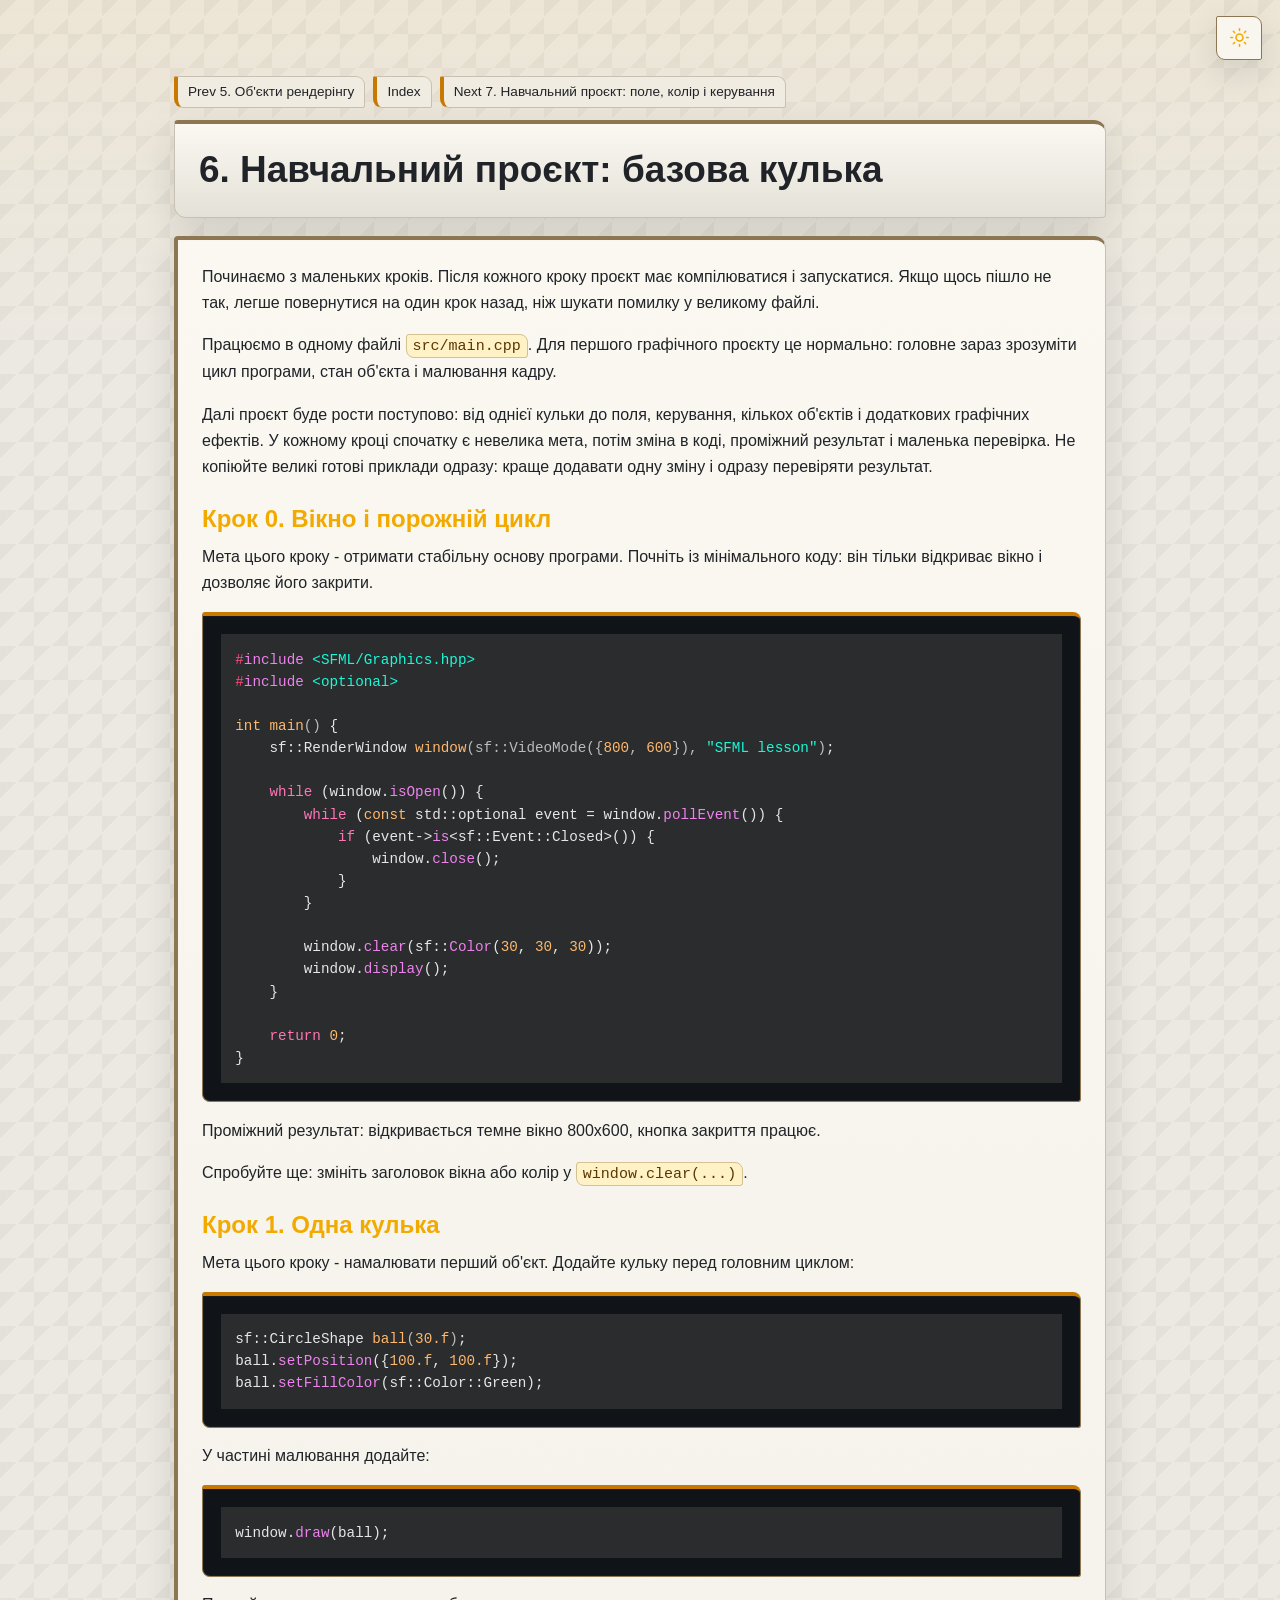
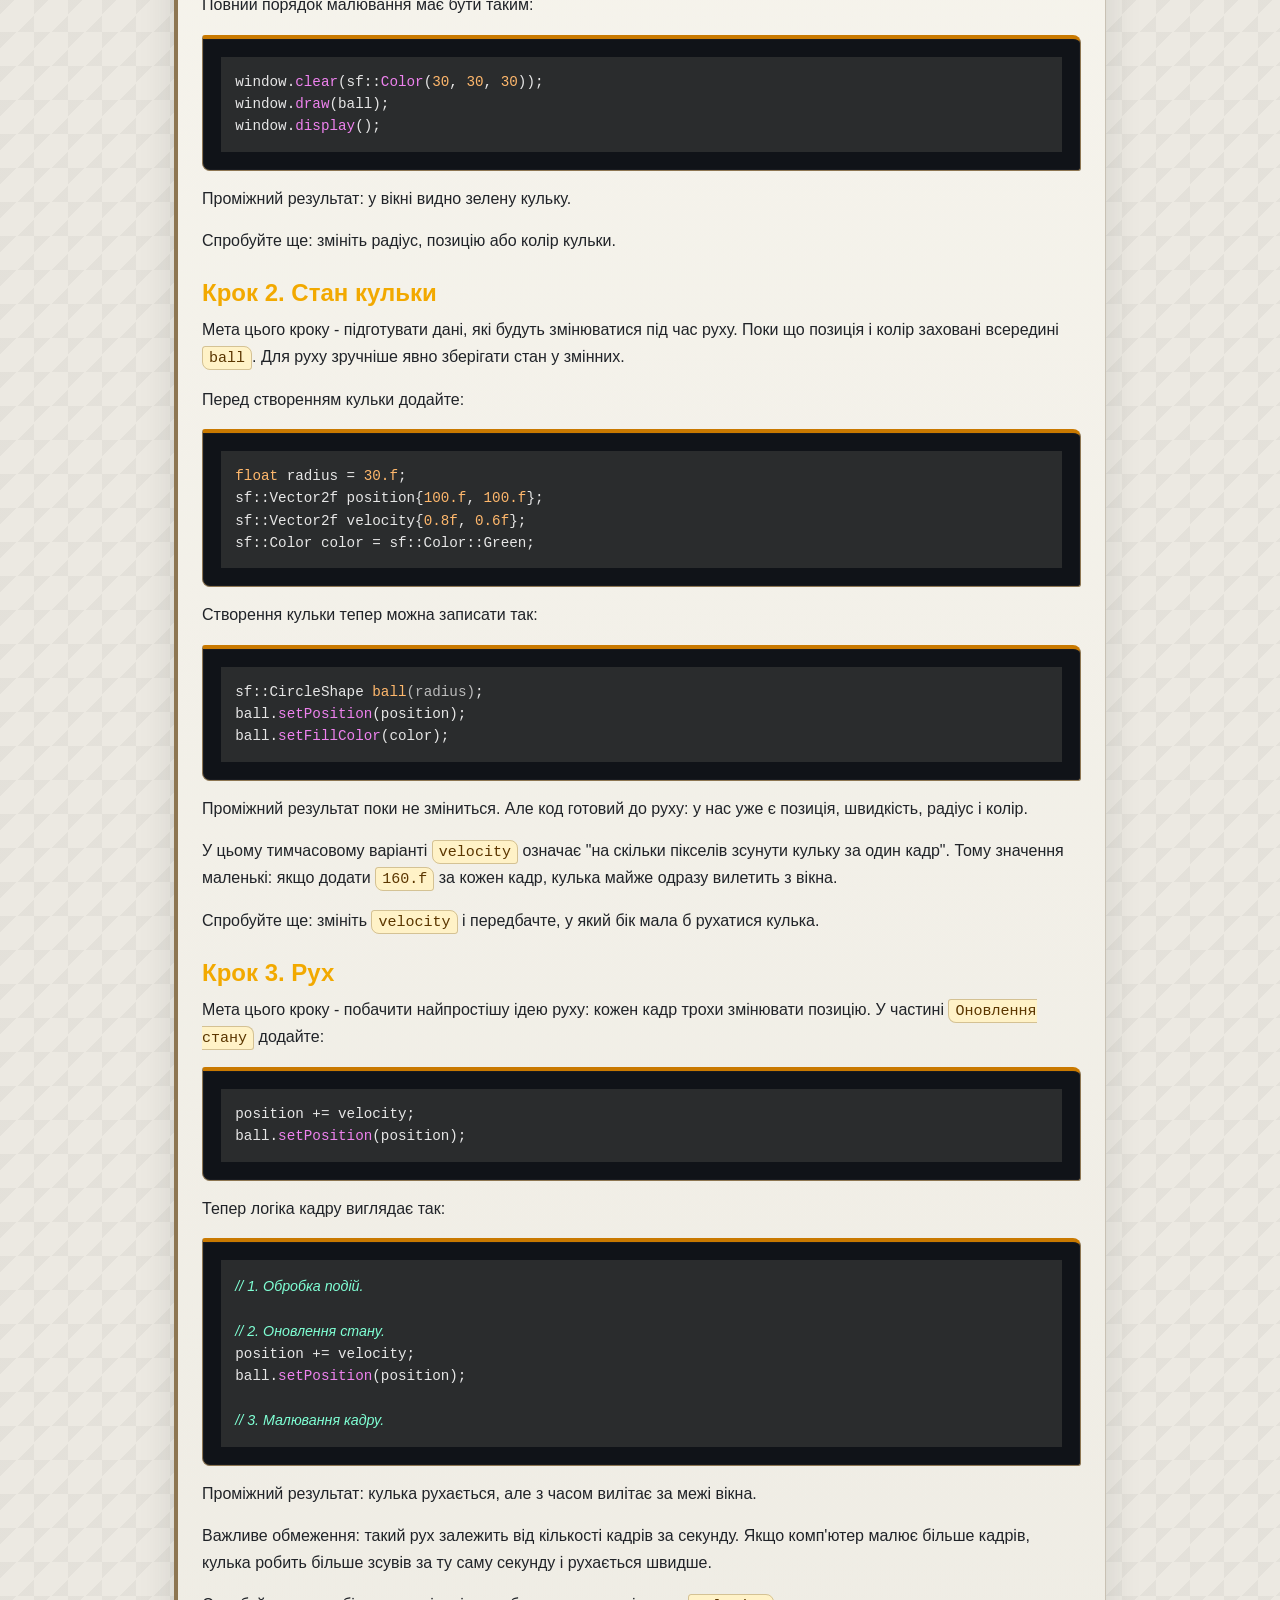
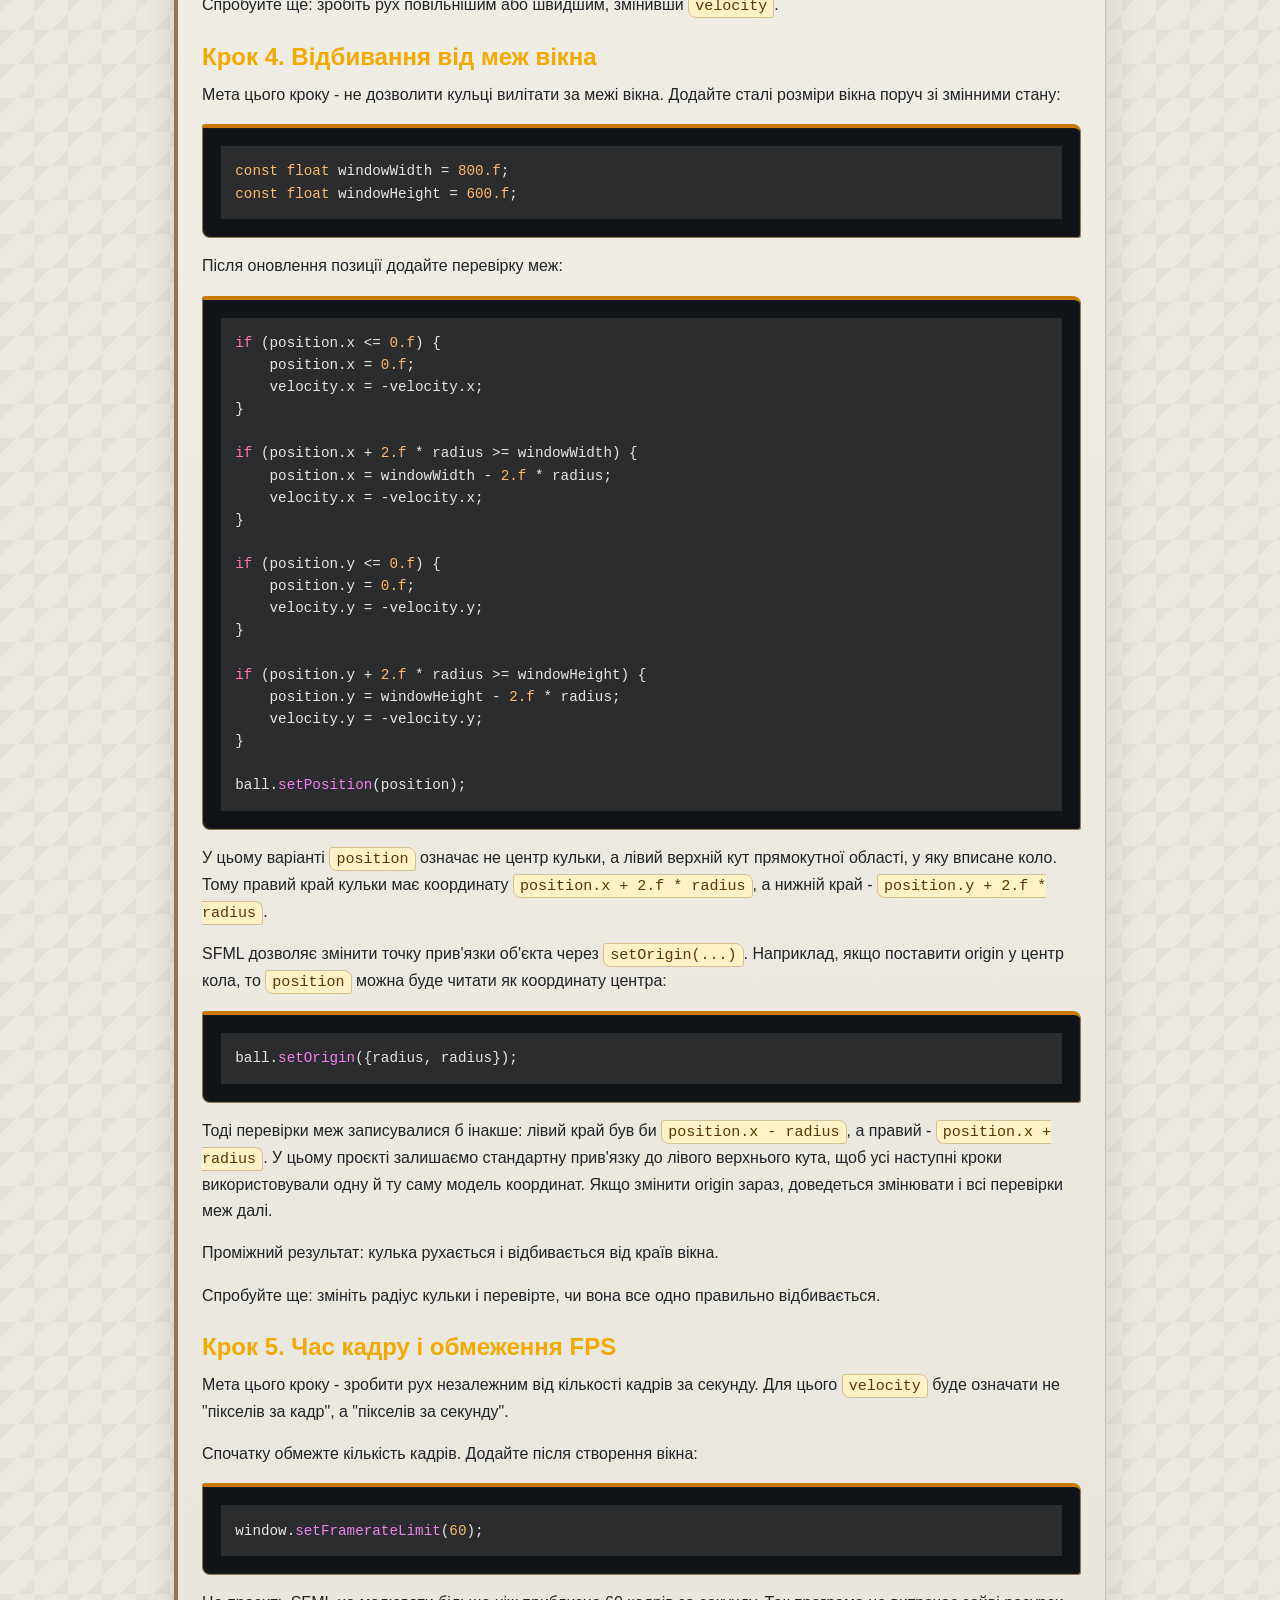
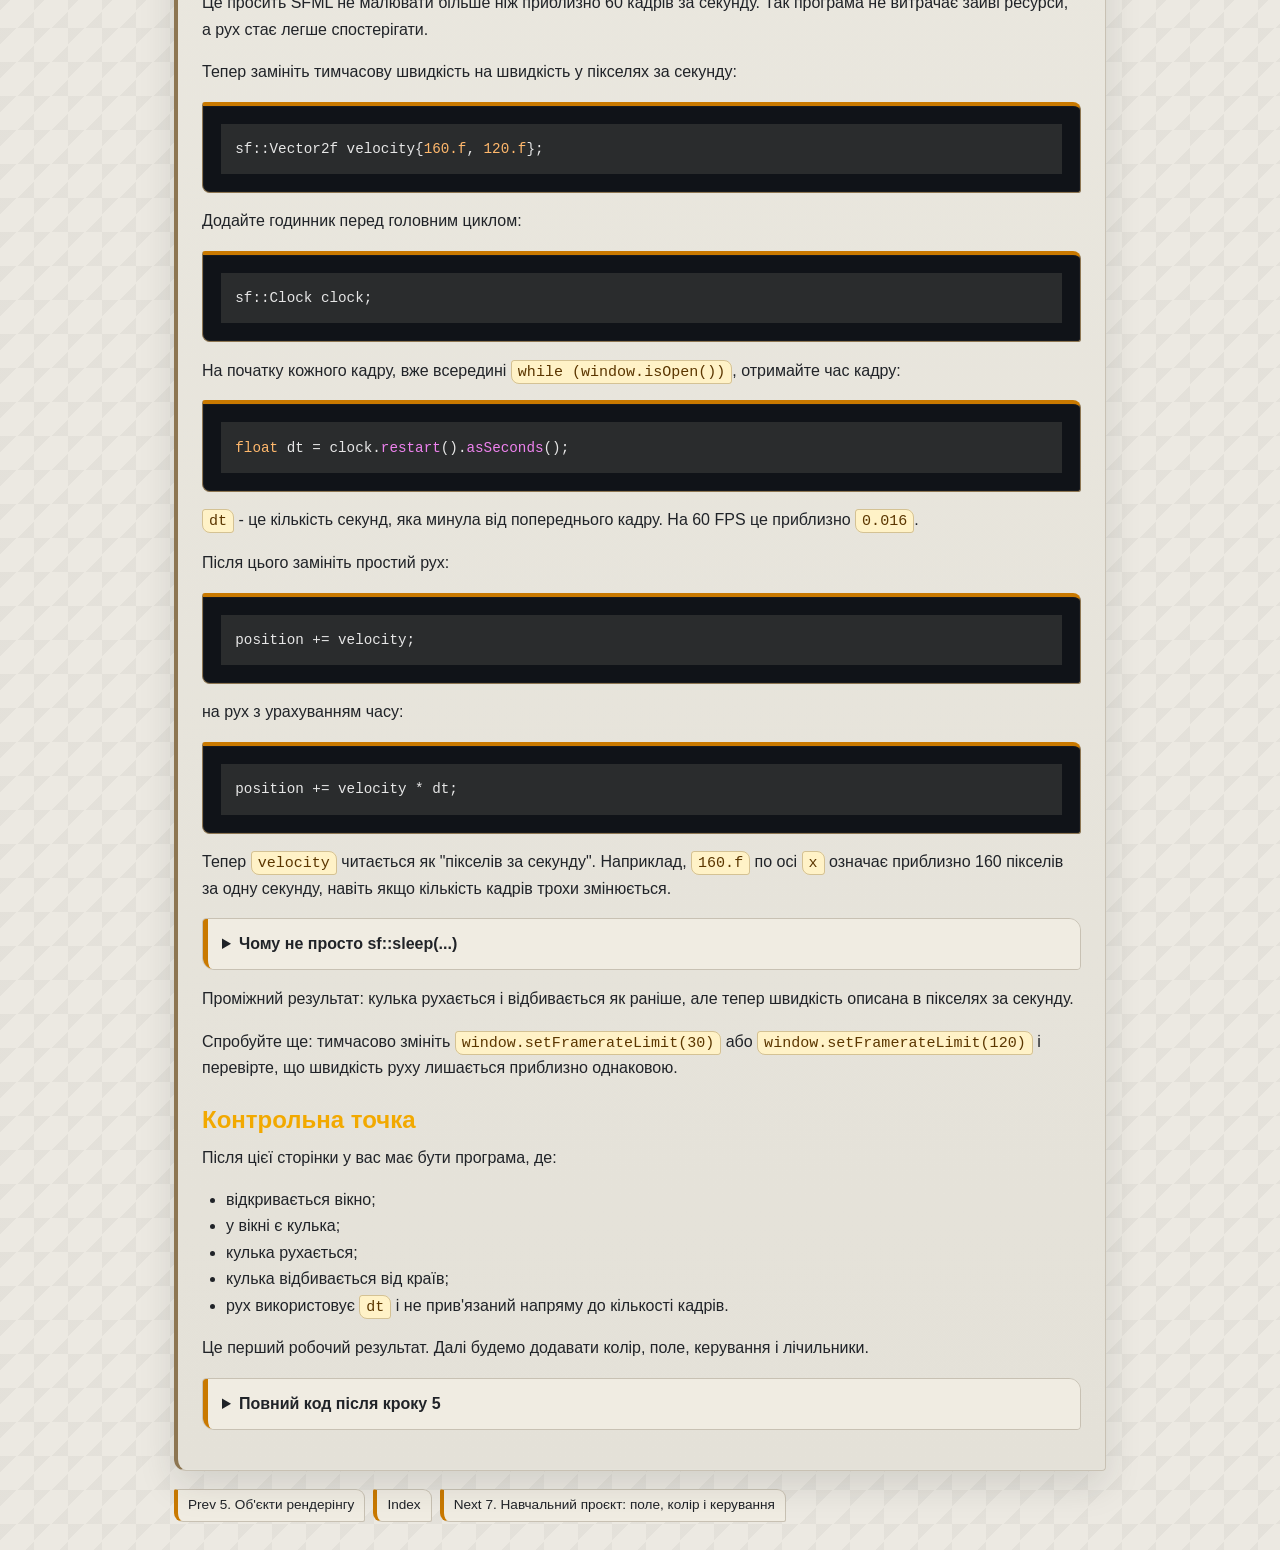
<file: docs/06-navchalnyi-proekt-bazova-kulka.html>
<!DOCTYPE html>
<html lang="uk" data-theme="noir">
<head>
  <meta charset="UTF-8" />
  <meta name="viewport" content="width=device-width, initial-scale=1.0" />
  <title>6. Навчальний проєкт: базова кулька</title>
  <script>
    (function () {
      function systemTheme() {
        return window.matchMedia && window.matchMedia("(prefers-color-scheme: dark)").matches
          ? "noir"
          : "graphite";
      }

      try {
        var theme = localStorage.getItem("book-theme");
        if (theme === "graphite" || theme === "noir") {
          document.documentElement.dataset.theme = theme;
        } else {
          document.documentElement.dataset.theme = systemTheme();
        }
      } catch (error) {
        document.documentElement.dataset.theme = systemTheme();
      }
    })();
  </script>
  <link rel="stylesheet" href="assets/book.css" />
  <link rel="stylesheet" href="assets/highlightjs/styles/panda-syntax-dark.min.css" />
</head>
<body>
<div class="theme-switch">
  <button type="button" class="theme-toggle" aria-label="Перемкнути тему" aria-pressed="false" title="Перемкнути тему">
    <svg class="theme-icon theme-icon-sun" viewBox="0 0 24 24" aria-hidden="true">
      <circle cx="12" cy="12" r="4"></circle>
      <path d="M12 2v2"></path>
      <path d="M12 20v2"></path>
      <path d="m4.93 4.93 1.41 1.41"></path>
      <path d="m17.66 17.66 1.41 1.41"></path>
      <path d="M2 12h2"></path>
      <path d="M20 12h2"></path>
      <path d="m6.34 17.66-1.41 1.41"></path>
      <path d="m19.07 4.93-1.41 1.41"></path>
    </svg>
    <svg class="theme-icon theme-icon-moon" viewBox="0 0 24 24" aria-hidden="true">
      <path d="M20 14.6A8.5 8.5 0 0 1 9.4 4a7 7 0 1 0 10.6 10.6Z"></path>
    </svg>
  </button>
</div>
<div class="wrap">
<nav class="page-nav"><a href="05-obiekty-renderinhu.html">Prev 5. Об&#x27;єкти рендерінгу</a><a href="index.html">Index</a><a href="07-navchalnyi-proekt-pole-kolir-i-keruvannia.html">Next 7. Навчальний проєкт: поле, колір і керування</a></nav>
<section class="hero">
<h1>6. Навчальний проєкт: базова кулька</h1>
</section>
<section class="card"><p>Починаємо з маленьких кроків. Після кожного кроку проєкт має компілюватися і запускатися. Якщо щось пішло не так, легше повернутися на один крок назад, ніж шукати помилку у великому файлі.</p>
<p>Працюємо в одному файлі <code>src/main.cpp</code>. Для першого графічного проєкту це нормально: головне зараз зрозуміти цикл програми, стан об&#x27;єкта і малювання кадру.</p>
<p>Далі проєкт буде рости поступово: від однієї кульки до поля, керування, кількох об&#x27;єктів і додаткових графічних ефектів. У кожному кроці спочатку є невелика мета, потім зміна в коді, проміжний результат і маленька перевірка. Не копіюйте великі готові приклади одразу: краще додавати одну зміну і одразу перевіряти результат.</p>
<h2>Крок 0. Вікно і порожній цикл</h2>
<p>Мета цього кроку - отримати стабільну основу програми. Почніть із мінімального коду: він тільки відкриває вікно і дозволяє його закрити.</p>
<pre><code class="language-cpp">#include &lt;SFML/Graphics.hpp&gt;
#include &lt;optional&gt;

int main() {
    sf::RenderWindow window(sf::VideoMode({800, 600}), &quot;SFML lesson&quot;);

    while (window.isOpen()) {
        while (const std::optional event = window.pollEvent()) {
            if (event-&gt;is&lt;sf::Event::Closed&gt;()) {
                window.close();
            }
        }

        window.clear(sf::Color(30, 30, 30));
        window.display();
    }

    return 0;
}</code></pre>
<p>Проміжний результат: відкривається темне вікно 800x600, кнопка закриття працює.</p>
<p>Спробуйте ще: змініть заголовок вікна або колір у <code>window.clear(...)</code>.</p>
<h2>Крок 1. Одна кулька</h2>
<p>Мета цього кроку - намалювати перший об&#x27;єкт. Додайте кульку перед головним циклом:</p>
<pre><code class="language-cpp">sf::CircleShape ball(30.f);
ball.setPosition({100.f, 100.f});
ball.setFillColor(sf::Color::Green);</code></pre>
<p>У частині малювання додайте:</p>
<pre><code class="language-cpp">window.draw(ball);</code></pre>
<p>Повний порядок малювання має бути таким:</p>
<pre><code class="language-cpp">window.clear(sf::Color(30, 30, 30));
window.draw(ball);
window.display();</code></pre>
<p>Проміжний результат: у вікні видно зелену кульку.</p>
<p>Спробуйте ще: змініть радіус, позицію або колір кульки.</p>
<h2>Крок 2. Стан кульки</h2>
<p>Мета цього кроку - підготувати дані, які будуть змінюватися під час руху. Поки що позиція і колір заховані всередині <code>ball</code>. Для руху зручніше явно зберігати стан у змінних.</p>
<p>Перед створенням кульки додайте:</p>
<pre><code class="language-cpp">float radius = 30.f;
sf::Vector2f position{100.f, 100.f};
sf::Vector2f velocity{0.8f, 0.6f};
sf::Color color = sf::Color::Green;</code></pre>
<p>Створення кульки тепер можна записати так:</p>
<pre><code class="language-cpp">sf::CircleShape ball(radius);
ball.setPosition(position);
ball.setFillColor(color);</code></pre>
<p>Проміжний результат поки не зміниться. Але код готовий до руху: у нас уже є позиція, швидкість, радіус і колір.</p>
<p>У цьому тимчасовому варіанті <code>velocity</code> означає &quot;на скільки пікселів зсунути кульку за один кадр&quot;. Тому значення маленькі: якщо додати <code>160.f</code> за кожен кадр, кулька майже одразу вилетить з вікна.</p>
<p>Спробуйте ще: змініть <code>velocity</code> і передбачте, у який бік мала б рухатися кулька.</p>
<h2>Крок 3. Рух</h2>
<p>Мета цього кроку - побачити найпростішу ідею руху: кожен кадр трохи змінювати позицію. У частині <code>Оновлення стану</code> додайте:</p>
<pre><code class="language-cpp">position += velocity;
ball.setPosition(position);</code></pre>
<p>Тепер логіка кадру виглядає так:</p>
<pre><code class="language-cpp">// 1. Обробка подій.

// 2. Оновлення стану.
position += velocity;
ball.setPosition(position);

// 3. Малювання кадру.</code></pre>
<p>Проміжний результат: кулька рухається, але з часом вилітає за межі вікна.</p>
<p>Важливе обмеження: такий рух залежить від кількості кадрів за секунду. Якщо комп&#x27;ютер малює більше кадрів, кулька робить більше зсувів за ту саму секунду і рухається швидше.</p>
<p>Спробуйте ще: зробіть рух повільнішим або швидшим, змінивши <code>velocity</code>.</p>
<h2>Крок 4. Відбивання від меж вікна</h2>
<p>Мета цього кроку - не дозволити кульці вилітати за межі вікна. Додайте сталі розміри вікна поруч зі змінними стану:</p>
<pre><code class="language-cpp">const float windowWidth = 800.f;
const float windowHeight = 600.f;</code></pre>
<p>Після оновлення позиції додайте перевірку меж:</p>
<pre><code class="language-cpp">if (position.x &lt;= 0.f) {
    position.x = 0.f;
    velocity.x = -velocity.x;
}

if (position.x + 2.f * radius &gt;= windowWidth) {
    position.x = windowWidth - 2.f * radius;
    velocity.x = -velocity.x;
}

if (position.y &lt;= 0.f) {
    position.y = 0.f;
    velocity.y = -velocity.y;
}

if (position.y + 2.f * radius &gt;= windowHeight) {
    position.y = windowHeight - 2.f * radius;
    velocity.y = -velocity.y;
}

ball.setPosition(position);</code></pre>
<p>У цьому варіанті <code>position</code> означає не центр кульки, а лівий верхній кут прямокутної області, у яку вписане коло. Тому правий край кульки має координату <code>position.x + 2.f * radius</code>, а нижній край - <code>position.y + 2.f * radius</code>.</p>
<p>SFML дозволяє змінити точку прив&#x27;язки об&#x27;єкта через <code>setOrigin(...)</code>. Наприклад, якщо поставити origin у центр кола, то <code>position</code> можна буде читати як координату центра:</p>
<pre><code class="language-cpp">ball.setOrigin({radius, radius});</code></pre>
<p>Тоді перевірки меж записувалися б інакше: лівий край був би <code>position.x - radius</code>, а правий - <code>position.x + radius</code>. У цьому проєкті залишаємо стандартну прив&#x27;язку до лівого верхнього кута, щоб усі наступні кроки використовували одну й ту саму модель координат. Якщо змінити origin зараз, доведеться змінювати і всі перевірки меж далі.</p>
<p>Проміжний результат: кулька рухається і відбивається від країв вікна.</p>
<p>Спробуйте ще: змініть радіус кульки і перевірте, чи вона все одно правильно відбивається.</p>
<h2>Крок 5. Час кадру і обмеження FPS</h2>
<p>Мета цього кроку - зробити рух незалежним від кількості кадрів за секунду. Для цього <code>velocity</code> буде означати не &quot;пікселів за кадр&quot;, а &quot;пікселів за секунду&quot;.</p>
<p>Спочатку обмежте кількість кадрів. Додайте після створення вікна:</p>
<pre><code class="language-cpp">window.setFramerateLimit(60);</code></pre>
<p>Це просить SFML не малювати більше ніж приблизно 60 кадрів за секунду. Так програма не витрачає зайві ресурси, а рух стає легше спостерігати.</p>
<p>Тепер замініть тимчасову швидкість на швидкість у пікселях за секунду:</p>
<pre><code class="language-cpp">sf::Vector2f velocity{160.f, 120.f};</code></pre>
<p>Додайте годинник перед головним циклом:</p>
<pre><code class="language-cpp">sf::Clock clock;</code></pre>
<p>На початку кожного кадру, вже всередині <code>while (window.isOpen())</code>, отримайте час кадру:</p>
<pre><code class="language-cpp">float dt = clock.restart().asSeconds();</code></pre>
<p><code>dt</code> - це кількість секунд, яка минула від попереднього кадру. На 60 FPS це приблизно <code>0.016</code>.</p>
<p>Після цього замініть простий рух:</p>
<pre><code class="language-cpp">position += velocity;</code></pre>
<p>на рух з урахуванням часу:</p>
<pre><code class="language-cpp">position += velocity * dt;</code></pre>
<p>Тепер <code>velocity</code> читається як &quot;пікселів за секунду&quot;. Наприклад, <code>160.f</code> по осі <code>x</code> означає приблизно 160 пікселів за одну секунду, навіть якщо кількість кадрів трохи змінюється.</p>
<details class="details-block"><summary>Чому не просто sf::sleep(...)</summary><div class="details-body"><p>Для навчального експерименту можна вручну зробити паузу в кінці кадру:</p>
<pre><code class="language-cpp">sf::sleep(sf::milliseconds(16));</code></pre>
<p>Такий код приблизно чекає 16 мілісекунд, тобто близько одного кадру при 60 FPS. Але це не найкращий основний спосіб керувати рухом: реальний час кадру все одно може змінюватися, а ручна пауза не пояснює, скільки саме часу минуло.</p>
<p>У цьому проєкті краще поєднати два інструменти: <code>window.setFramerateLimit(60)</code> обмежує частоту кадрів, а <code>dt</code> робить рух незалежним від того, скільки часу реально минуло між кадрами.</p></div></details>
<p>Проміжний результат: кулька рухається і відбивається як раніше, але тепер швидкість описана в пікселях за секунду.</p>
<p>Спробуйте ще: тимчасово змініть <code>window.setFramerateLimit(30)</code> або <code>window.setFramerateLimit(120)</code> і перевірте, що швидкість руху лишається приблизно однаковою.</p>
<h2>Контрольна точка</h2>
<p>Після цієї сторінки у вас має бути програма, де:</p>
<ul>
<li>відкривається вікно;</li>
<li>у вікні є кулька;</li>
<li>кулька рухається;</li>
<li>кулька відбивається від країв;</li>
<li>рух використовує <code>dt</code> і не прив&#x27;язаний напряму до кількості кадрів.</li>
</ul>
<p>Це перший робочий результат. Далі будемо додавати колір, поле, керування і лічильники.</p>
<details class="details-block"><summary>Повний код після кроку 5</summary><div class="details-body"><p>Якщо ваша програма не компілюється або кулька поводиться не так, звірте свій <code>src/main.cpp</code> з цим варіантом.</p>
<pre><code class="language-cpp">#include &lt;SFML/Graphics.hpp&gt;
#include &lt;optional&gt;

int main() {
    sf::RenderWindow window(sf::VideoMode({800, 600}), &quot;SFML lesson&quot;);
    window.setFramerateLimit(60);

    const float windowWidth = 800.f;
    const float windowHeight = 600.f;

    float radius = 30.f;
    sf::Vector2f position{100.f, 100.f};
    sf::Vector2f velocity{160.f, 120.f};
    sf::Color color = sf::Color::Green;

    sf::CircleShape ball(radius);
    ball.setPosition(position);
    ball.setFillColor(color);

    sf::Clock clock;

    while (window.isOpen()) {
        float dt = clock.restart().asSeconds();

        while (const std::optional event = window.pollEvent()) {
            if (event-&gt;is&lt;sf::Event::Closed&gt;()) {
                window.close();
            }
        }

        position += velocity * dt;

        if (position.x &lt;= 0.f) {
            position.x = 0.f;
            velocity.x = -velocity.x;
        }

        if (position.x + 2.f * radius &gt;= windowWidth) {
            position.x = windowWidth - 2.f * radius;
            velocity.x = -velocity.x;
        }

        if (position.y &lt;= 0.f) {
            position.y = 0.f;
            velocity.y = -velocity.y;
        }

        if (position.y + 2.f * radius &gt;= windowHeight) {
            position.y = windowHeight - 2.f * radius;
            velocity.y = -velocity.y;
        }

        ball.setPosition(position);

        window.clear(sf::Color(30, 30, 30));
        window.draw(ball);
        window.display();
    }

    return 0;
}</code></pre></div></details></section>
<nav class="page-nav"><a href="05-obiekty-renderinhu.html">Prev 5. Об&#x27;єкти рендерінгу</a><a href="index.html">Index</a><a href="07-navchalnyi-proekt-pole-kolir-i-keruvannia.html">Next 7. Навчальний проєкт: поле, колір і керування</a></nav>
</div>
<script src="assets/highlightjs/highlight.min.js"></script>
<script>hljs.highlightAll();</script>
<script>
  (function () {
    var button = document.querySelector(".theme-toggle");

    function setTheme(theme) {
      document.documentElement.dataset.theme = theme;
      if (!button) return;
      button.setAttribute("aria-pressed", String(theme === "noir"));
      button.setAttribute("aria-label", theme === "noir" ? "Увімкнути світлу тему" : "Увімкнути темну тему");
      button.setAttribute("title", theme === "noir" ? "Увімкнути світлу тему" : "Увімкнути темну тему");
    }

    setTheme(document.documentElement.dataset.theme || "noir");
    if (!button) return;

    button.addEventListener("click", function () {
      var theme = document.documentElement.dataset.theme === "noir" ? "graphite" : "noir";
      setTheme(theme);
      try {
        localStorage.setItem("book-theme", theme);
      } catch (error) {}
    });
  })();
</script>
</body>
</html>
</file>
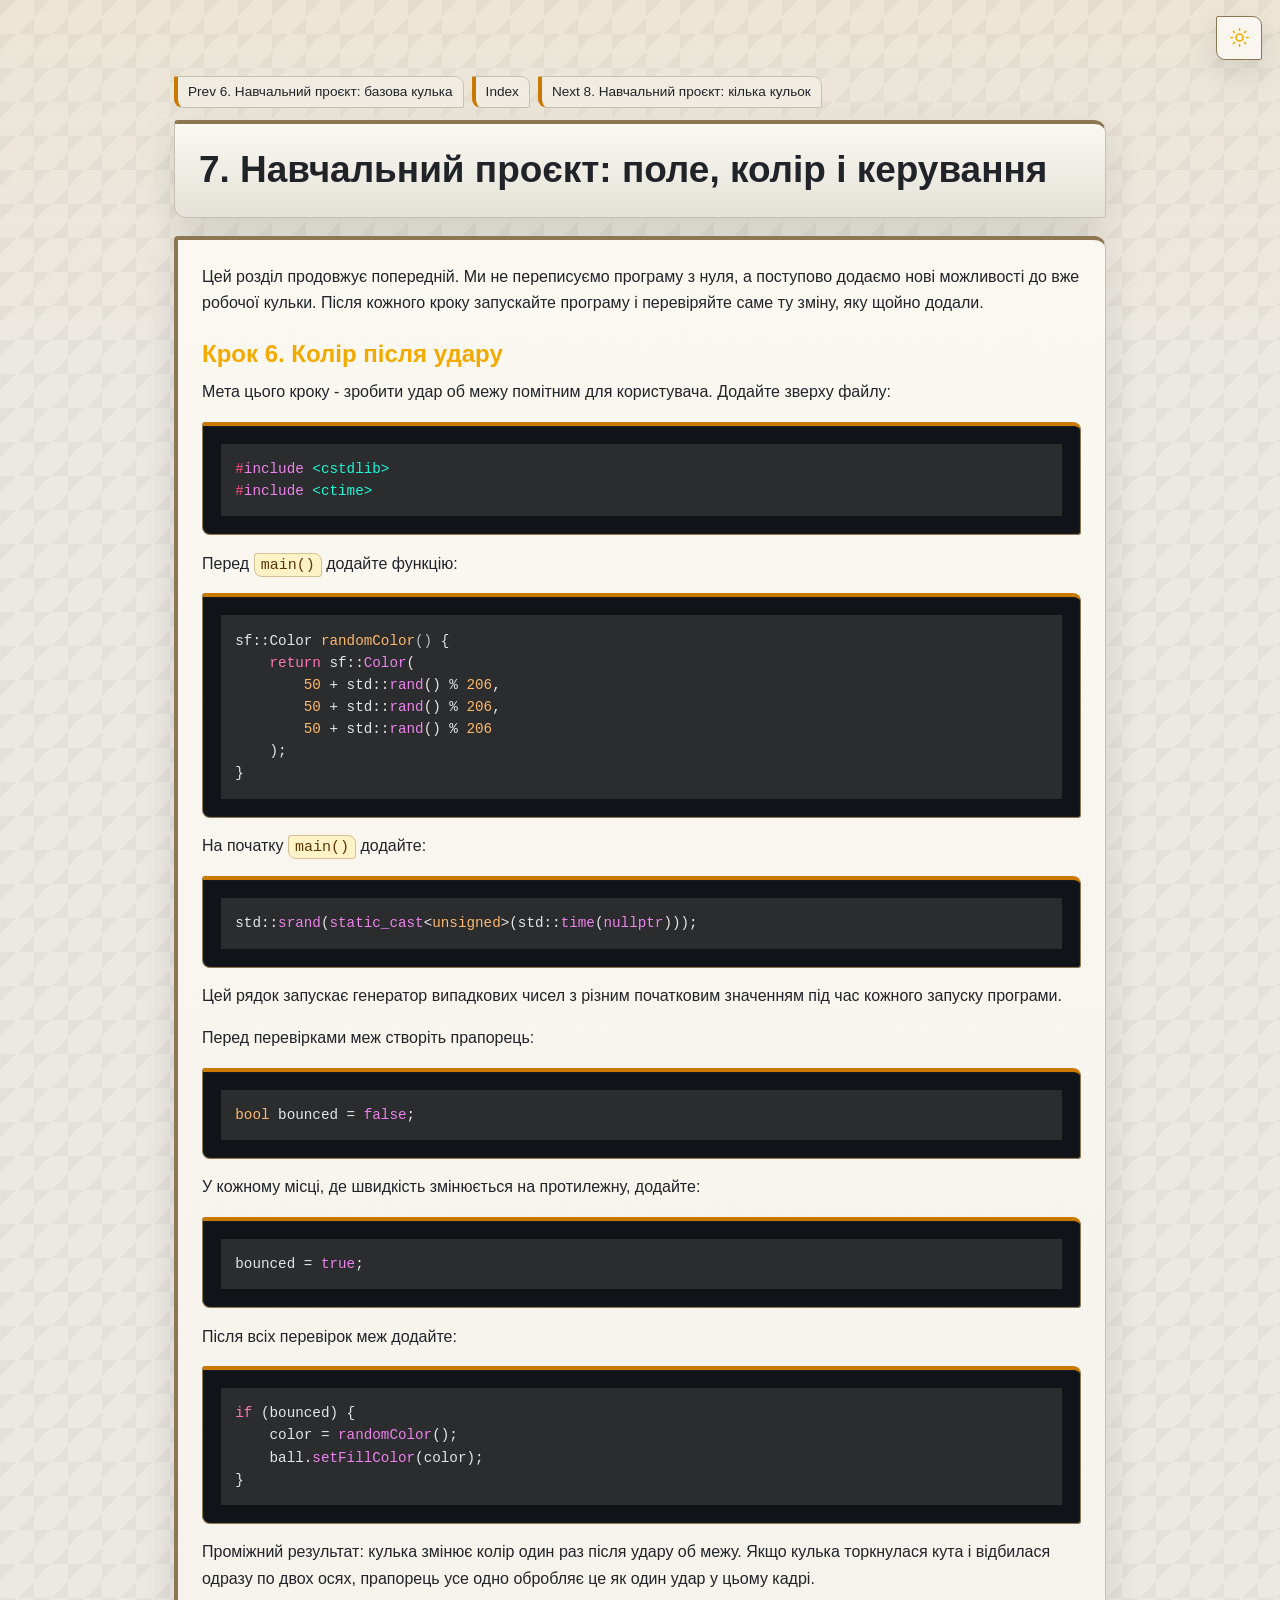
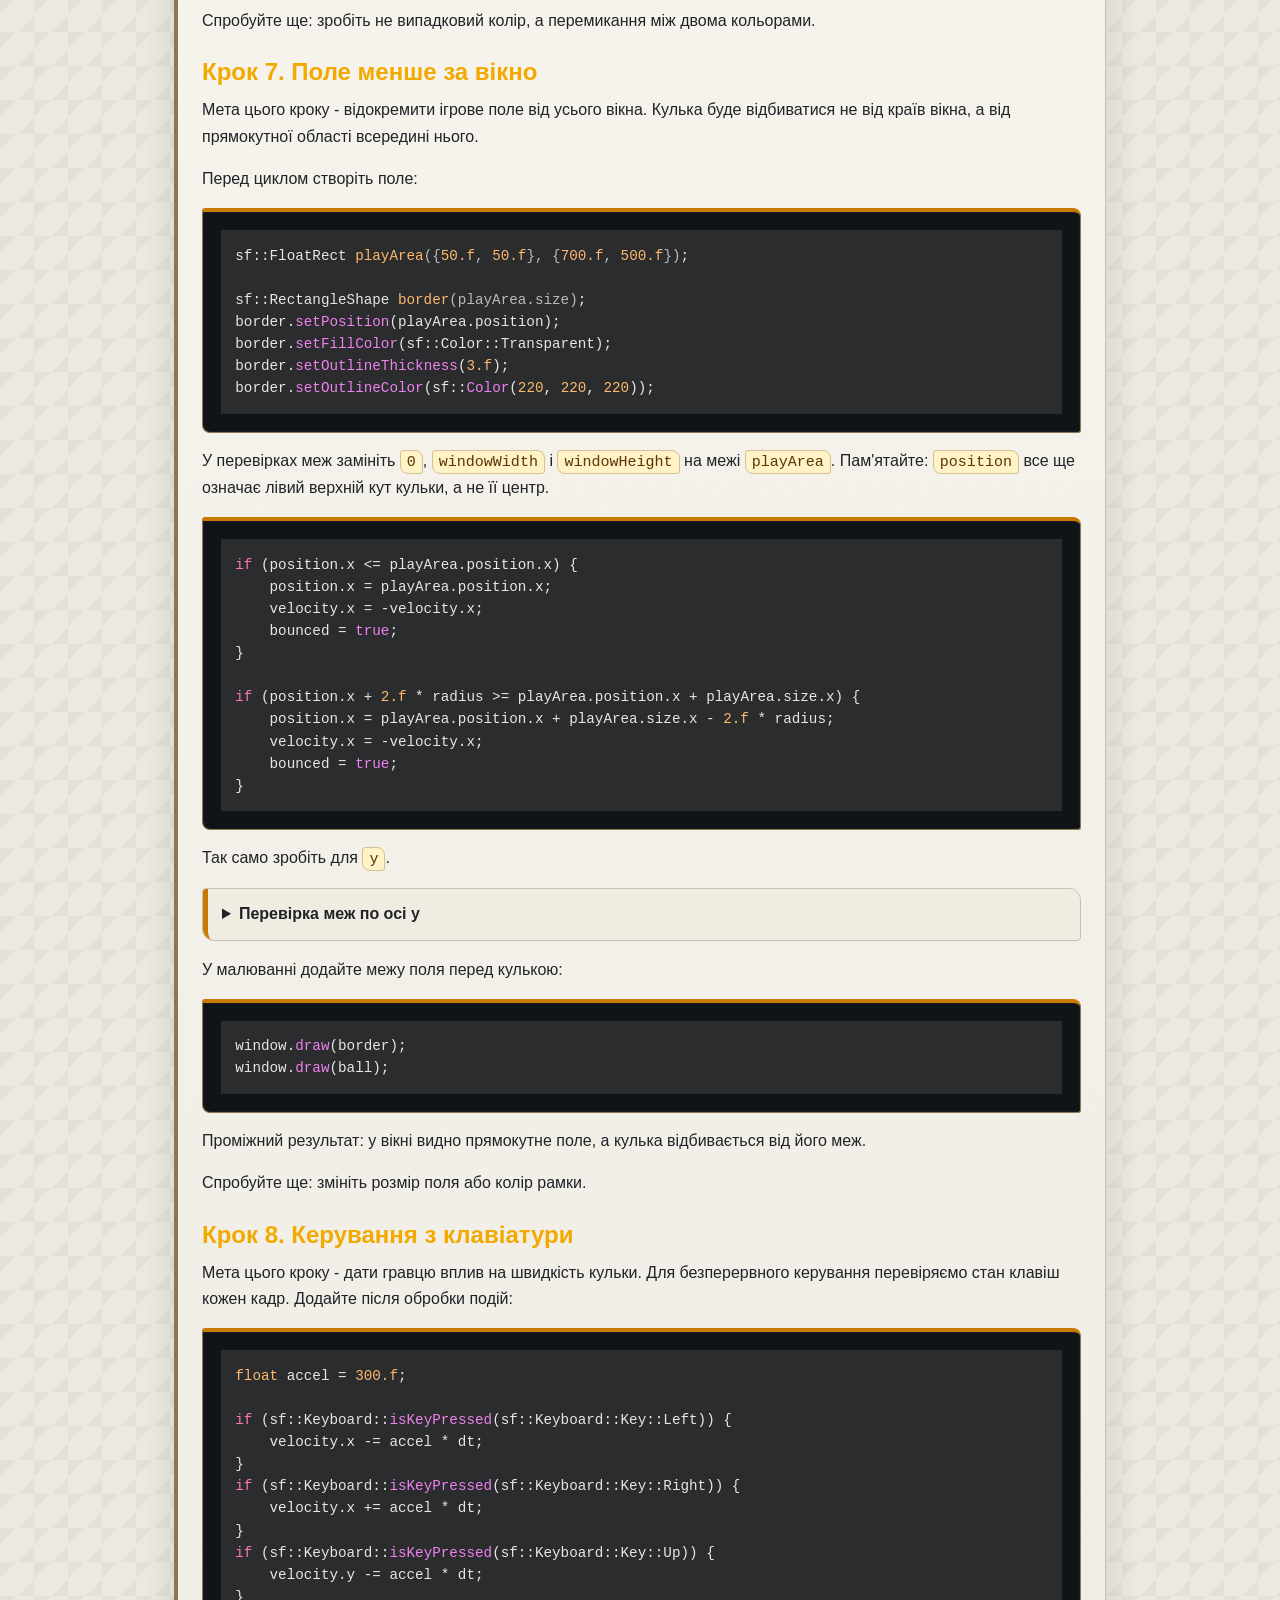
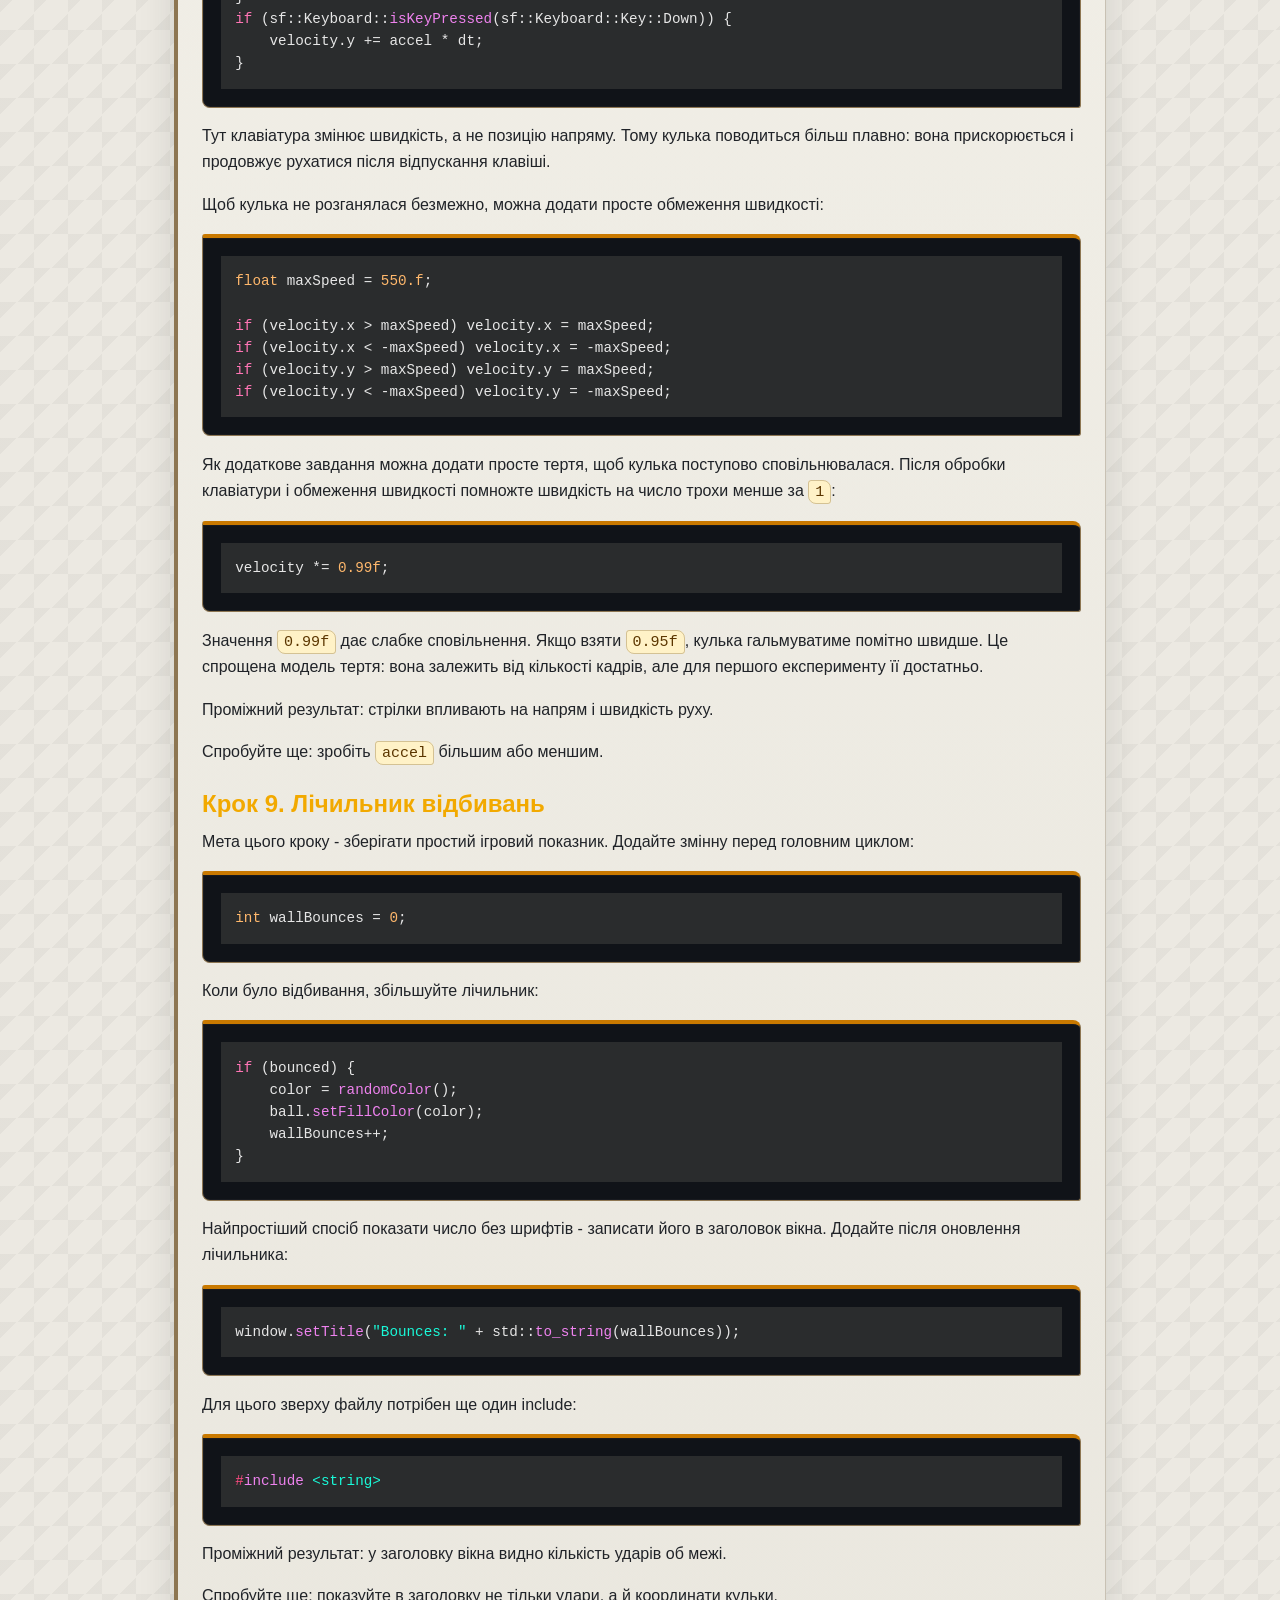
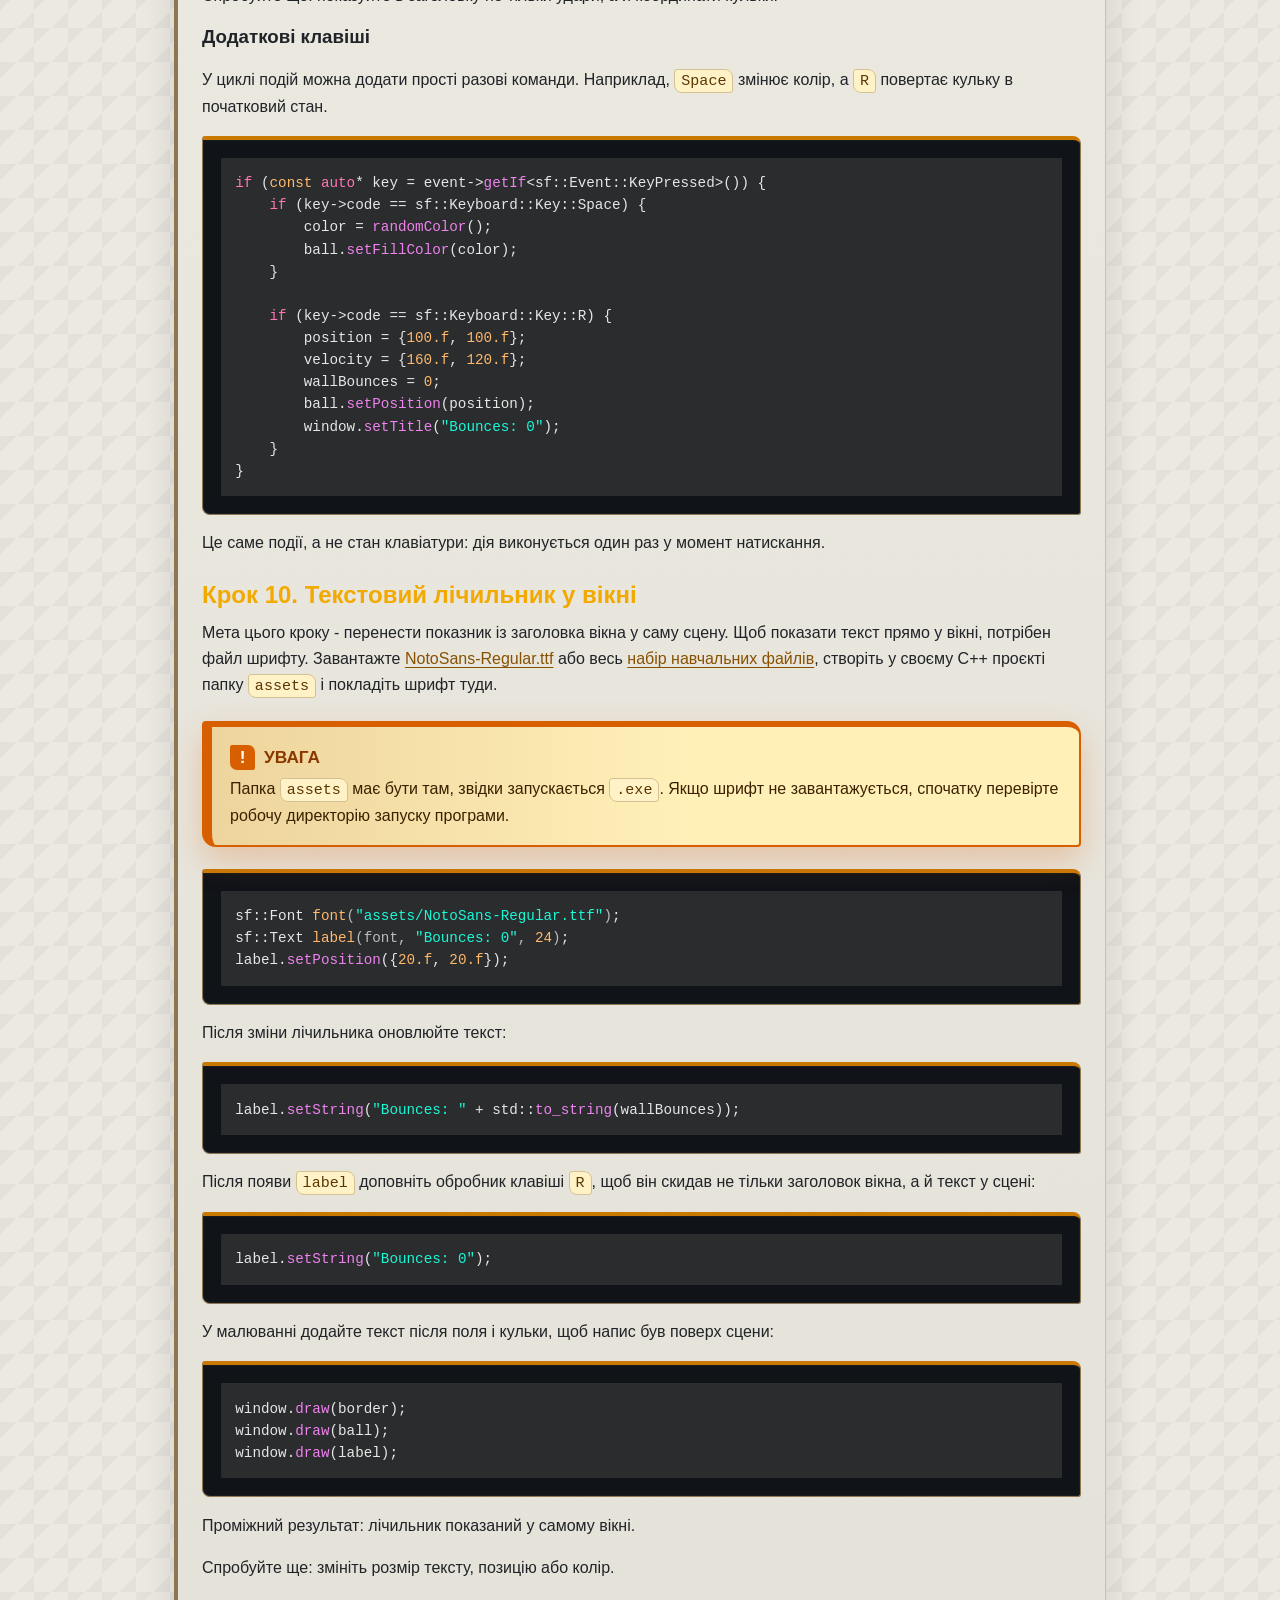
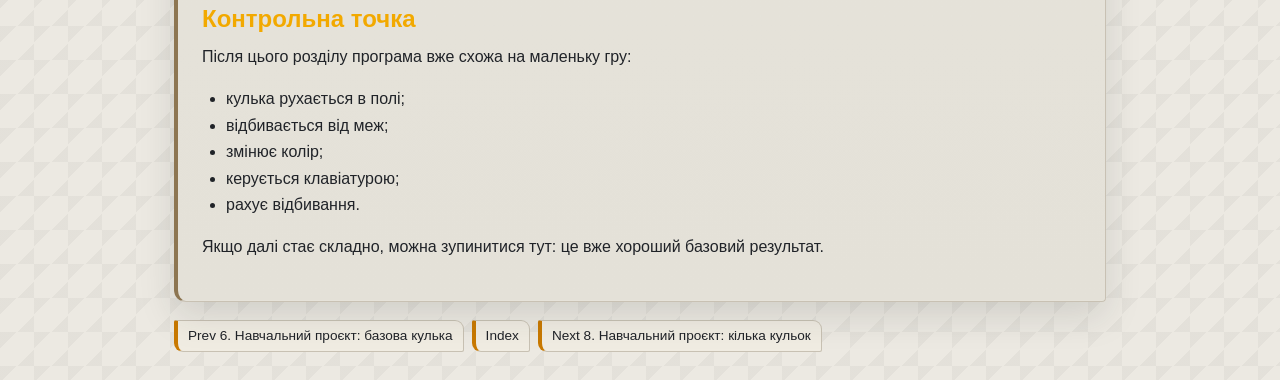
<file: docs/07-navchalnyi-proekt-pole-kolir-i-keruvannia.html>
<!DOCTYPE html>
<html lang="uk" data-theme="noir">
<head>
  <meta charset="UTF-8" />
  <meta name="viewport" content="width=device-width, initial-scale=1.0" />
  <title>7. Навчальний проєкт: поле, колір і керування</title>
  <script>
    (function () {
      function systemTheme() {
        return window.matchMedia && window.matchMedia("(prefers-color-scheme: dark)").matches
          ? "noir"
          : "graphite";
      }

      try {
        var theme = localStorage.getItem("book-theme");
        if (theme === "graphite" || theme === "noir") {
          document.documentElement.dataset.theme = theme;
        } else {
          document.documentElement.dataset.theme = systemTheme();
        }
      } catch (error) {
        document.documentElement.dataset.theme = systemTheme();
      }
    })();
  </script>
  <link rel="stylesheet" href="assets/book.css" />
  <link rel="stylesheet" href="assets/highlightjs/styles/panda-syntax-dark.min.css" />
</head>
<body>
<div class="theme-switch">
  <button type="button" class="theme-toggle" aria-label="Перемкнути тему" aria-pressed="false" title="Перемкнути тему">
    <svg class="theme-icon theme-icon-sun" viewBox="0 0 24 24" aria-hidden="true">
      <circle cx="12" cy="12" r="4"></circle>
      <path d="M12 2v2"></path>
      <path d="M12 20v2"></path>
      <path d="m4.93 4.93 1.41 1.41"></path>
      <path d="m17.66 17.66 1.41 1.41"></path>
      <path d="M2 12h2"></path>
      <path d="M20 12h2"></path>
      <path d="m6.34 17.66-1.41 1.41"></path>
      <path d="m19.07 4.93-1.41 1.41"></path>
    </svg>
    <svg class="theme-icon theme-icon-moon" viewBox="0 0 24 24" aria-hidden="true">
      <path d="M20 14.6A8.5 8.5 0 0 1 9.4 4a7 7 0 1 0 10.6 10.6Z"></path>
    </svg>
  </button>
</div>
<div class="wrap">
<nav class="page-nav"><a href="06-navchalnyi-proekt-bazova-kulka.html">Prev 6. Навчальний проєкт: базова кулька</a><a href="index.html">Index</a><a href="08-navchalnyi-proekt-kilka-kulok.html">Next 8. Навчальний проєкт: кілька кульок</a></nav>
<section class="hero">
<h1>7. Навчальний проєкт: поле, колір і керування</h1>
</section>
<section class="card"><p>Цей розділ продовжує попередній. Ми не переписуємо програму з нуля, а поступово додаємо нові можливості до вже робочої кульки. Після кожного кроку запускайте програму і перевіряйте саме ту зміну, яку щойно додали.</p>
<h2>Крок 6. Колір після удару</h2>
<p>Мета цього кроку - зробити удар об межу помітним для користувача. Додайте зверху файлу:</p>
<pre><code class="language-cpp">#include &lt;cstdlib&gt;
#include &lt;ctime&gt;</code></pre>
<p>Перед <code>main()</code> додайте функцію:</p>
<pre><code class="language-cpp">sf::Color randomColor() {
    return sf::Color(
        50 + std::rand() % 206,
        50 + std::rand() % 206,
        50 + std::rand() % 206
    );
}</code></pre>
<p>На початку <code>main()</code> додайте:</p>
<pre><code class="language-cpp">std::srand(static_cast&lt;unsigned&gt;(std::time(nullptr)));</code></pre>
<p>Цей рядок запускає генератор випадкових чисел з різним початковим значенням під час кожного запуску програми.</p>
<p>Перед перевірками меж створіть прапорець:</p>
<pre><code class="language-cpp">bool bounced = false;</code></pre>
<p>У кожному місці, де швидкість змінюється на протилежну, додайте:</p>
<pre><code class="language-cpp">bounced = true;</code></pre>
<p>Після всіх перевірок меж додайте:</p>
<pre><code class="language-cpp">if (bounced) {
    color = randomColor();
    ball.setFillColor(color);
}</code></pre>
<p>Проміжний результат: кулька змінює колір один раз після удару об межу. Якщо кулька торкнулася кута і відбилася одразу по двох осях, прапорець усе одно обробляє це як один удар у цьому кадрі.</p>
<p>Спробуйте ще: зробіть не випадковий колір, а перемикання між двома кольорами.</p>
<h2>Крок 7. Поле менше за вікно</h2>
<p>Мета цього кроку - відокремити ігрове поле від усього вікна. Кулька буде відбиватися не від країв вікна, а від прямокутної області всередині нього.</p>
<p>Перед циклом створіть поле:</p>
<pre><code class="language-cpp">sf::FloatRect playArea({50.f, 50.f}, {700.f, 500.f});

sf::RectangleShape border(playArea.size);
border.setPosition(playArea.position);
border.setFillColor(sf::Color::Transparent);
border.setOutlineThickness(3.f);
border.setOutlineColor(sf::Color(220, 220, 220));</code></pre>
<p>У перевірках меж замініть <code>0</code>, <code>windowWidth</code> і <code>windowHeight</code> на межі <code>playArea</code>. Пам&#x27;ятайте: <code>position</code> все ще означає лівий верхній кут кульки, а не її центр.</p>
<pre><code class="language-cpp">if (position.x &lt;= playArea.position.x) {
    position.x = playArea.position.x;
    velocity.x = -velocity.x;
    bounced = true;
}

if (position.x + 2.f * radius &gt;= playArea.position.x + playArea.size.x) {
    position.x = playArea.position.x + playArea.size.x - 2.f * radius;
    velocity.x = -velocity.x;
    bounced = true;
}</code></pre>
<p>Так само зробіть для <code>y</code>.</p>
<details class="details-block"><summary>Перевірка меж по осі y</summary><div class="details-body"><p>Якщо не виходить перенести логіку з <code>x</code> на <code>y</code>, звіртеся з цим фрагментом.</p>
<pre><code class="language-cpp">if (position.y &lt;= playArea.position.y) {
    position.y = playArea.position.y;
    velocity.y = -velocity.y;
    bounced = true;
}

if (position.y + 2.f * radius &gt;= playArea.position.y + playArea.size.y) {
    position.y = playArea.position.y + playArea.size.y - 2.f * radius;
    velocity.y = -velocity.y;
    bounced = true;
}</code></pre></div></details>
<p>У малюванні додайте межу поля перед кулькою:</p>
<pre><code class="language-cpp">window.draw(border);
window.draw(ball);</code></pre>
<p>Проміжний результат: у вікні видно прямокутне поле, а кулька відбивається від його меж.</p>
<p>Спробуйте ще: змініть розмір поля або колір рамки.</p>
<h2>Крок 8. Керування з клавіатури</h2>
<p>Мета цього кроку - дати гравцю вплив на швидкість кульки. Для безперервного керування перевіряємо стан клавіш кожен кадр. Додайте після обробки подій:</p>
<pre><code class="language-cpp">float accel = 300.f;

if (sf::Keyboard::isKeyPressed(sf::Keyboard::Key::Left)) {
    velocity.x -= accel * dt;
}
if (sf::Keyboard::isKeyPressed(sf::Keyboard::Key::Right)) {
    velocity.x += accel * dt;
}
if (sf::Keyboard::isKeyPressed(sf::Keyboard::Key::Up)) {
    velocity.y -= accel * dt;
}
if (sf::Keyboard::isKeyPressed(sf::Keyboard::Key::Down)) {
    velocity.y += accel * dt;
}</code></pre>
<p>Тут клавіатура змінює швидкість, а не позицію напряму. Тому кулька поводиться більш плавно: вона прискорюється і продовжує рухатися після відпускання клавіші.</p>
<p>Щоб кулька не розганялася безмежно, можна додати просте обмеження швидкості:</p>
<pre><code class="language-cpp">float maxSpeed = 550.f;

if (velocity.x &gt; maxSpeed) velocity.x = maxSpeed;
if (velocity.x &lt; -maxSpeed) velocity.x = -maxSpeed;
if (velocity.y &gt; maxSpeed) velocity.y = maxSpeed;
if (velocity.y &lt; -maxSpeed) velocity.y = -maxSpeed;</code></pre>
<p>Як додаткове завдання можна додати просте тертя, щоб кулька поступово сповільнювалася. Після обробки клавіатури і обмеження швидкості помножте швидкість на число трохи менше за <code>1</code>:</p>
<pre><code class="language-cpp">velocity *= 0.99f;</code></pre>
<p>Значення <code>0.99f</code> дає слабке сповільнення. Якщо взяти <code>0.95f</code>, кулька гальмуватиме помітно швидше. Це спрощена модель тертя: вона залежить від кількості кадрів, але для першого експерименту її достатньо.</p>
<p>Проміжний результат: стрілки впливають на напрям і швидкість руху.</p>
<p>Спробуйте ще: зробіть <code>accel</code> більшим або меншим.</p>
<h2>Крок 9. Лічильник відбивань</h2>
<p>Мета цього кроку - зберігати простий ігровий показник. Додайте змінну перед головним циклом:</p>
<pre><code class="language-cpp">int wallBounces = 0;</code></pre>
<p>Коли було відбивання, збільшуйте лічильник:</p>
<pre><code class="language-cpp">if (bounced) {
    color = randomColor();
    ball.setFillColor(color);
    wallBounces++;
}</code></pre>
<p>Найпростіший спосіб показати число без шрифтів - записати його в заголовок вікна. Додайте після оновлення лічильника:</p>
<pre><code class="language-cpp">window.setTitle(&quot;Bounces: &quot; + std::to_string(wallBounces));</code></pre>
<p>Для цього зверху файлу потрібен ще один include:</p>
<pre><code class="language-cpp">#include &lt;string&gt;</code></pre>
<p>Проміжний результат: у заголовку вікна видно кількість ударів об межі.</p>
<p>Спробуйте ще: показуйте в заголовку не тільки удари, а й координати кульки.</p>
<h3>Додаткові клавіші</h3>
<p>У циклі подій можна додати прості разові команди. Наприклад, <code>Space</code> змінює колір, а <code>R</code> повертає кульку в початковий стан.</p>
<pre><code class="language-cpp">if (const auto* key = event-&gt;getIf&lt;sf::Event::KeyPressed&gt;()) {
    if (key-&gt;code == sf::Keyboard::Key::Space) {
        color = randomColor();
        ball.setFillColor(color);
    }

    if (key-&gt;code == sf::Keyboard::Key::R) {
        position = {100.f, 100.f};
        velocity = {160.f, 120.f};
        wallBounces = 0;
        ball.setPosition(position);
        window.setTitle(&quot;Bounces: 0&quot;);
    }
}</code></pre>
<p>Це саме події, а не стан клавіатури: дія виконується один раз у момент натискання.</p>
<h2>Крок 10. Текстовий лічильник у вікні</h2>
<p>Мета цього кроку - перенести показник із заголовка вікна у саму сцену. Щоб показати текст прямо у вікні, потрібен файл шрифту. Завантажте <a href="static/fonts/NotoSans-Regular.ttf" target="_blank" rel="noreferrer">NotoSans-Regular.ttf</a> або весь <a href="static/assets.zip" target="_blank" rel="noreferrer">набір навчальних файлів</a>, створіть у своєму C++ проєкті папку <code>assets</code> і покладіть шрифт туди.</p>
<aside class="note note-warning"><strong class="note-title">Увага</strong><p>Папка <code>assets</code> має бути там, звідки запускається <code>.exe</code>. Якщо шрифт не завантажується, спочатку перевірте робочу директорію запуску програми.</p></aside>
<pre><code class="language-cpp">sf::Font font(&quot;assets/NotoSans-Regular.ttf&quot;);
sf::Text label(font, &quot;Bounces: 0&quot;, 24);
label.setPosition({20.f, 20.f});</code></pre>
<p>Після зміни лічильника оновлюйте текст:</p>
<pre><code class="language-cpp">label.setString(&quot;Bounces: &quot; + std::to_string(wallBounces));</code></pre>
<p>Після появи <code>label</code> доповніть обробник клавіші <code>R</code>, щоб він скидав не тільки заголовок вікна, а й текст у сцені:</p>
<pre><code class="language-cpp">label.setString(&quot;Bounces: 0&quot;);</code></pre>
<p>У малюванні додайте текст після поля і кульки, щоб напис був поверх сцени:</p>
<pre><code class="language-cpp">window.draw(border);
window.draw(ball);
window.draw(label);</code></pre>
<p>Проміжний результат: лічильник показаний у самому вікні.</p>
<p>Спробуйте ще: змініть розмір тексту, позицію або колір.</p>
<h2>Контрольна точка</h2>
<p>Після цього розділу програма вже схожа на маленьку гру:</p>
<ul>
<li>кулька рухається в полі;</li>
<li>відбивається від меж;</li>
<li>змінює колір;</li>
<li>керується клавіатурою;</li>
<li>рахує відбивання.</li>
</ul>
<p>Якщо далі стає складно, можна зупинитися тут: це вже хороший базовий результат.</p></section>
<nav class="page-nav"><a href="06-navchalnyi-proekt-bazova-kulka.html">Prev 6. Навчальний проєкт: базова кулька</a><a href="index.html">Index</a><a href="08-navchalnyi-proekt-kilka-kulok.html">Next 8. Навчальний проєкт: кілька кульок</a></nav>
</div>
<script src="assets/highlightjs/highlight.min.js"></script>
<script>hljs.highlightAll();</script>
<script>
  (function () {
    var button = document.querySelector(".theme-toggle");

    function setTheme(theme) {
      document.documentElement.dataset.theme = theme;
      if (!button) return;
      button.setAttribute("aria-pressed", String(theme === "noir"));
      button.setAttribute("aria-label", theme === "noir" ? "Увімкнути світлу тему" : "Увімкнути темну тему");
      button.setAttribute("title", theme === "noir" ? "Увімкнути світлу тему" : "Увімкнути темну тему");
    }

    setTheme(document.documentElement.dataset.theme || "noir");
    if (!button) return;

    button.addEventListener("click", function () {
      var theme = document.documentElement.dataset.theme === "noir" ? "graphite" : "noir";
      setTheme(theme);
      try {
        localStorage.setItem("book-theme", theme);
      } catch (error) {}
    });
  })();
</script>
</body>
</html>
</file>
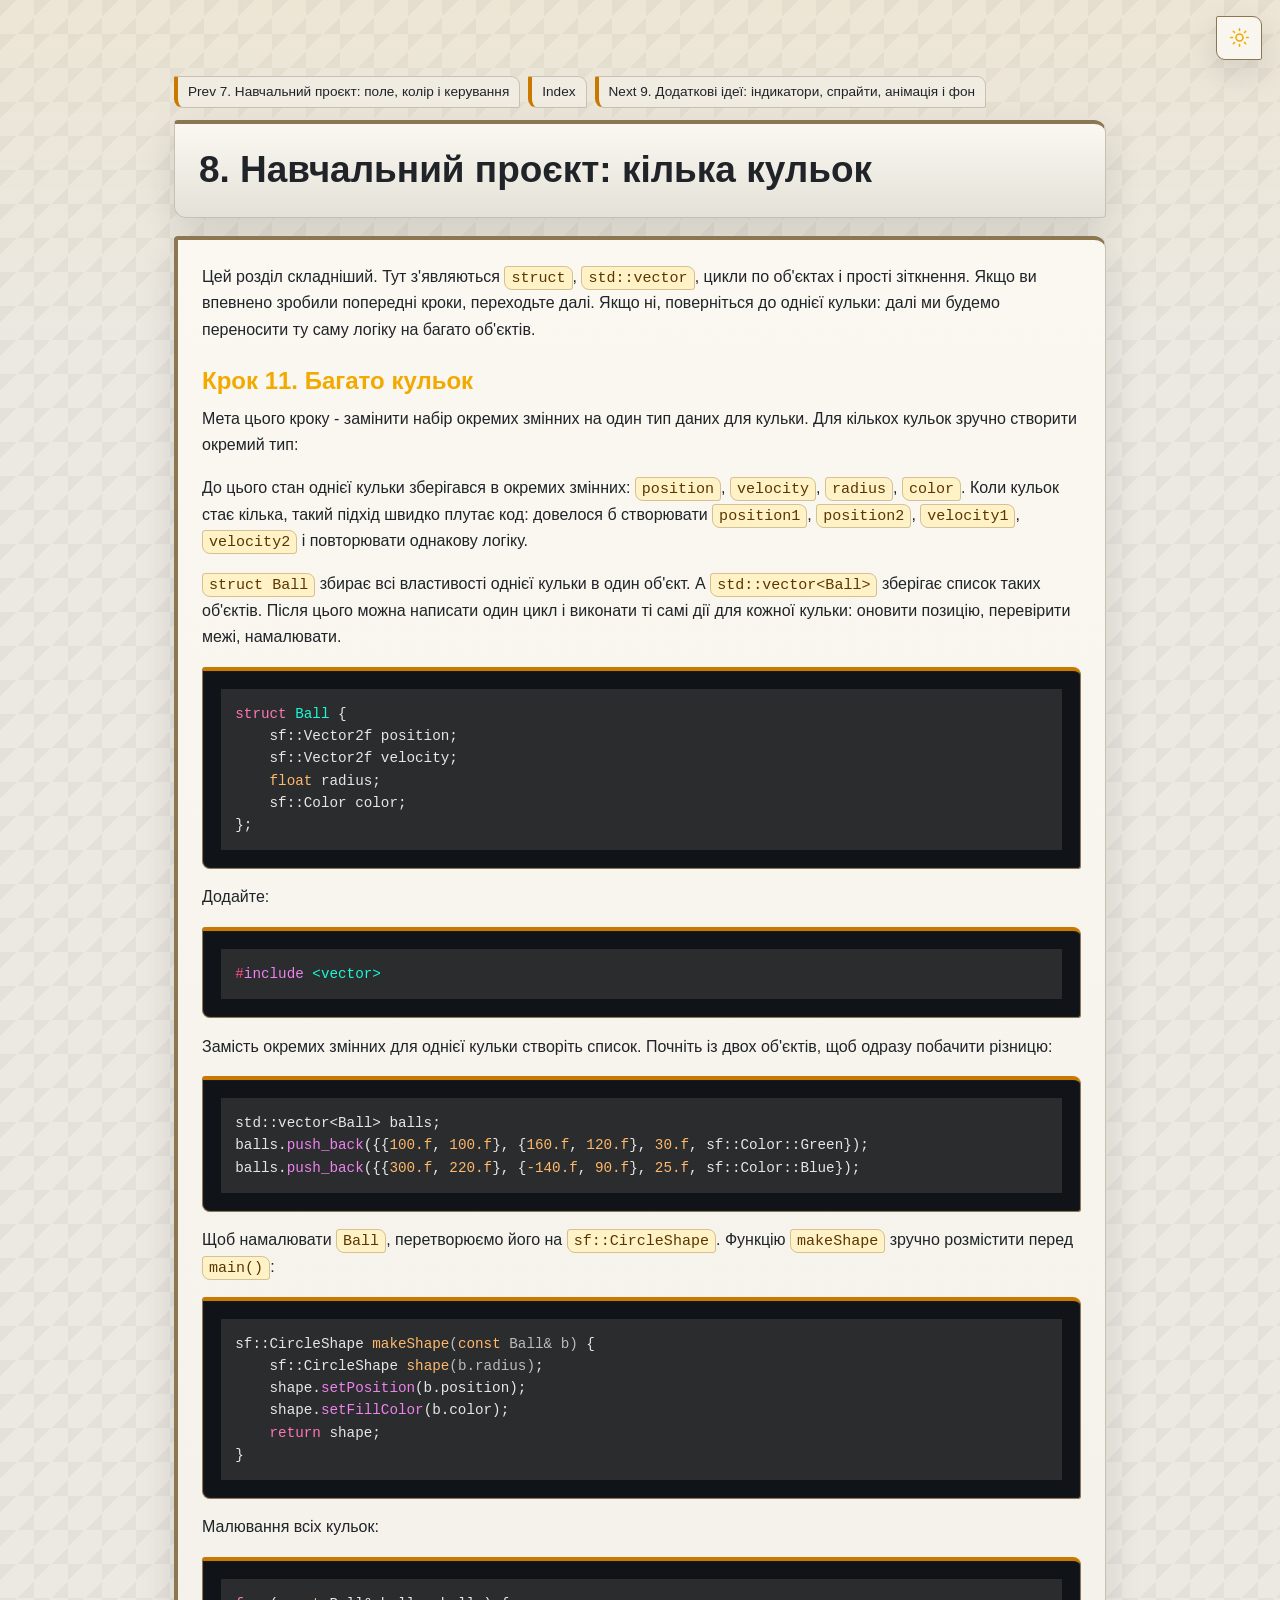
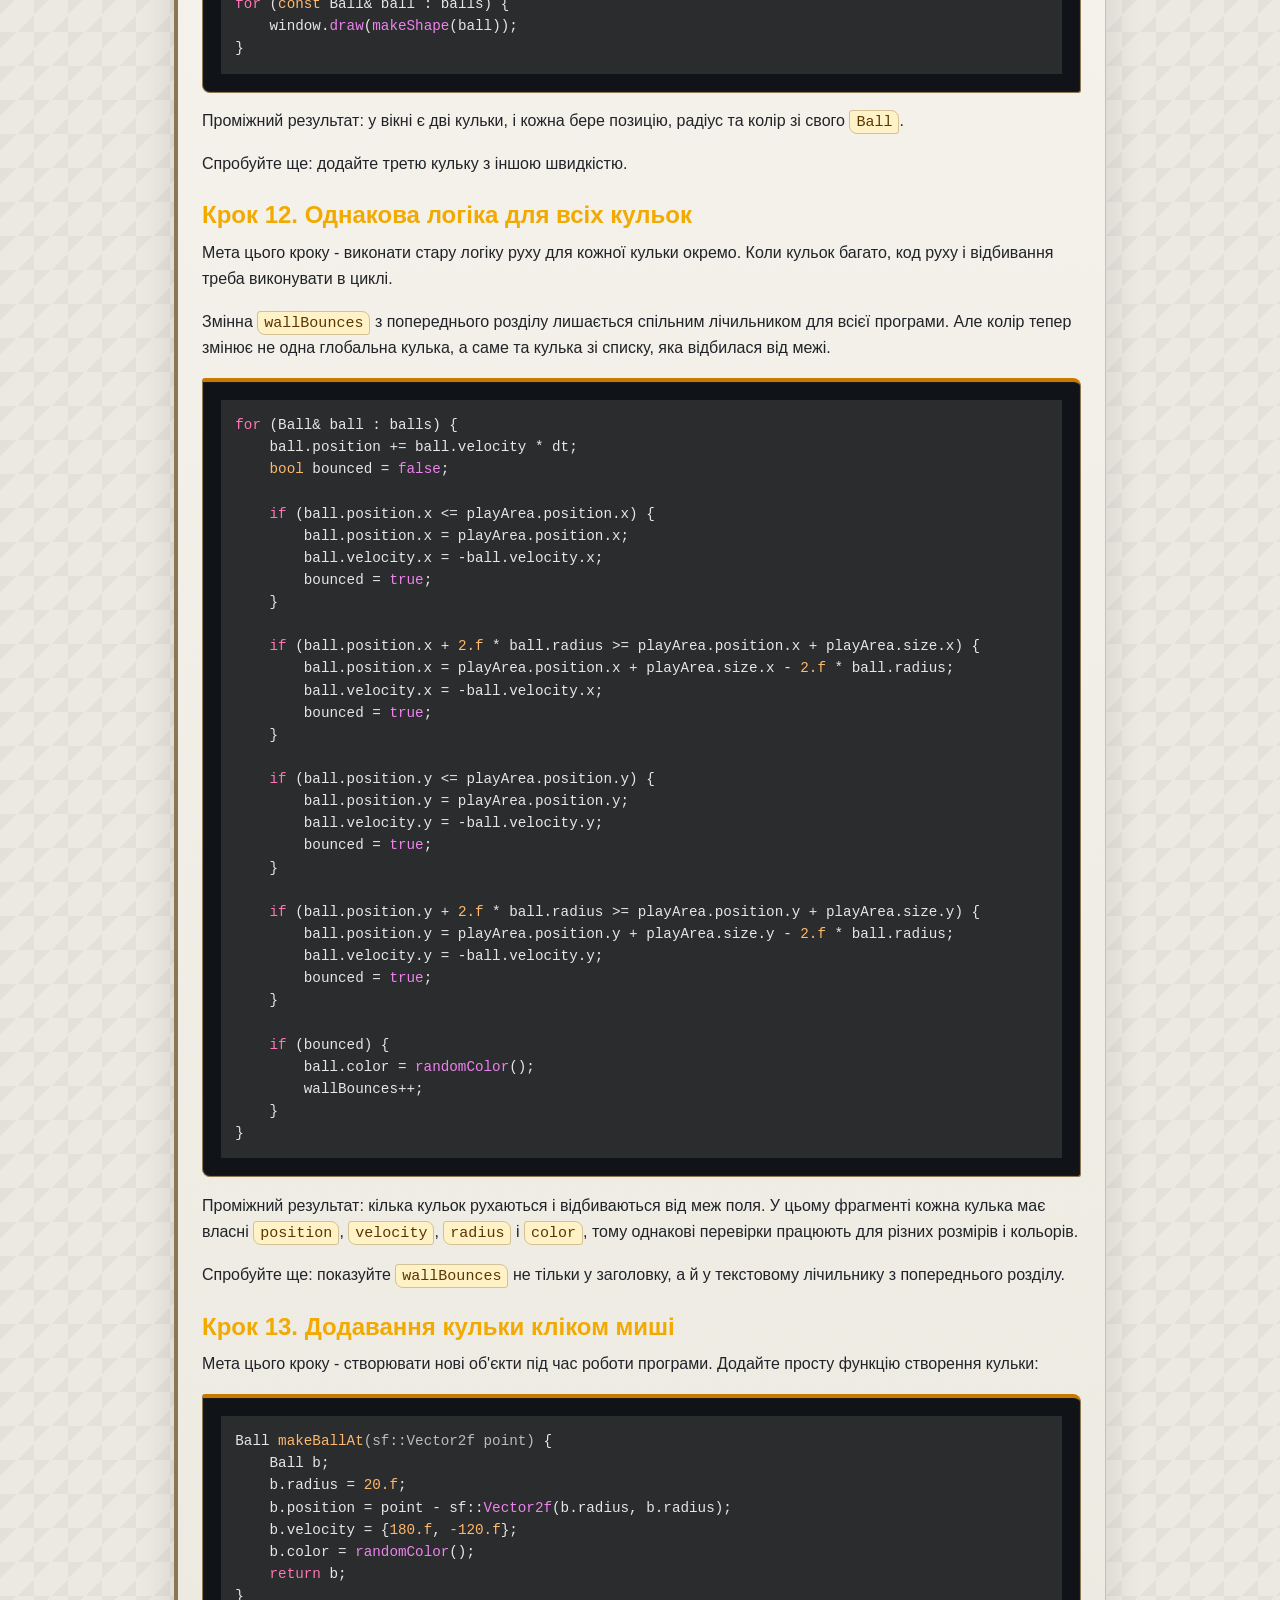
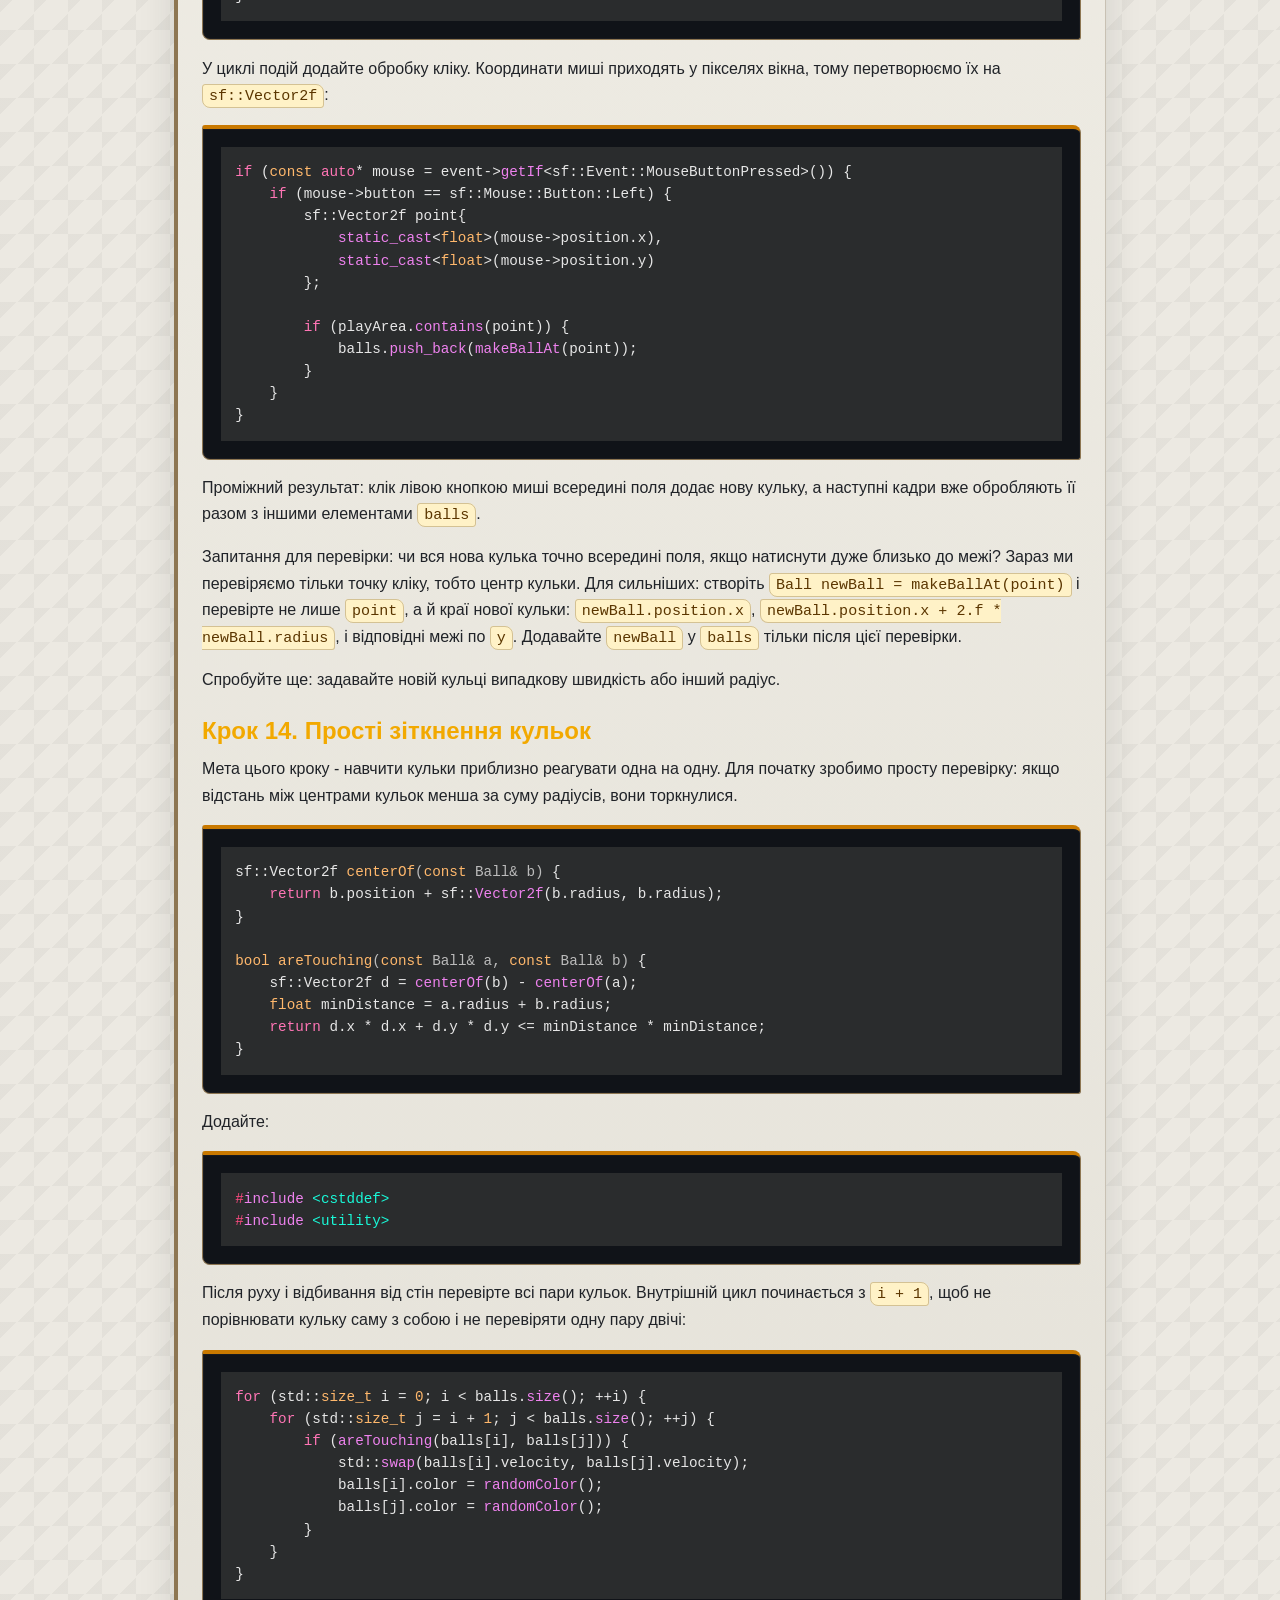
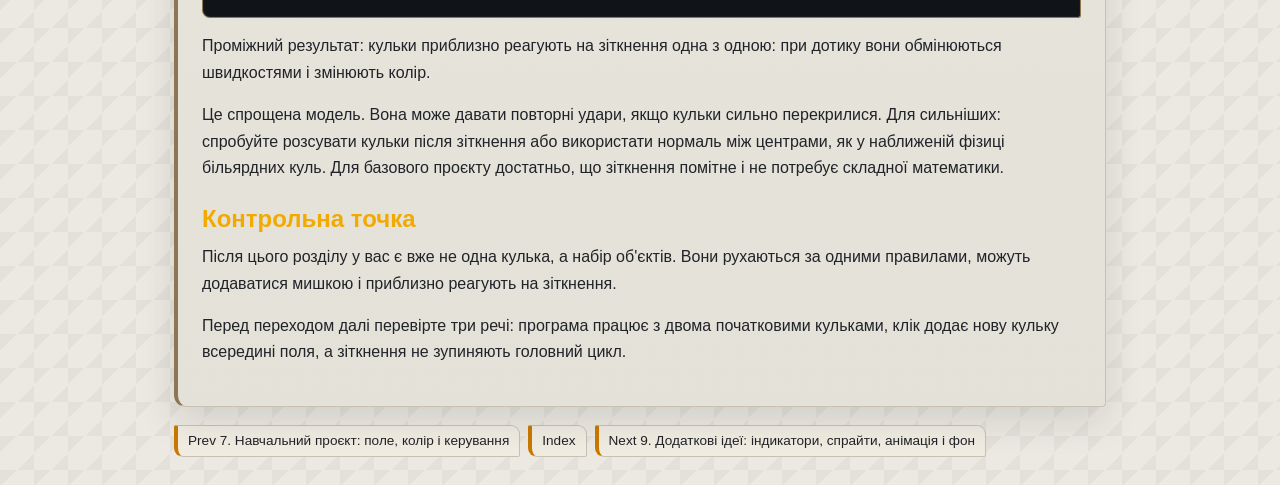
<file: docs/08-navchalnyi-proekt-kilka-kulok.html>
<!DOCTYPE html>
<html lang="uk" data-theme="noir">
<head>
  <meta charset="UTF-8" />
  <meta name="viewport" content="width=device-width, initial-scale=1.0" />
  <title>8. Навчальний проєкт: кілька кульок</title>
  <script>
    (function () {
      function systemTheme() {
        return window.matchMedia && window.matchMedia("(prefers-color-scheme: dark)").matches
          ? "noir"
          : "graphite";
      }

      try {
        var theme = localStorage.getItem("book-theme");
        if (theme === "graphite" || theme === "noir") {
          document.documentElement.dataset.theme = theme;
        } else {
          document.documentElement.dataset.theme = systemTheme();
        }
      } catch (error) {
        document.documentElement.dataset.theme = systemTheme();
      }
    })();
  </script>
  <link rel="stylesheet" href="assets/book.css" />
  <link rel="stylesheet" href="assets/highlightjs/styles/panda-syntax-dark.min.css" />
</head>
<body>
<div class="theme-switch">
  <button type="button" class="theme-toggle" aria-label="Перемкнути тему" aria-pressed="false" title="Перемкнути тему">
    <svg class="theme-icon theme-icon-sun" viewBox="0 0 24 24" aria-hidden="true">
      <circle cx="12" cy="12" r="4"></circle>
      <path d="M12 2v2"></path>
      <path d="M12 20v2"></path>
      <path d="m4.93 4.93 1.41 1.41"></path>
      <path d="m17.66 17.66 1.41 1.41"></path>
      <path d="M2 12h2"></path>
      <path d="M20 12h2"></path>
      <path d="m6.34 17.66-1.41 1.41"></path>
      <path d="m19.07 4.93-1.41 1.41"></path>
    </svg>
    <svg class="theme-icon theme-icon-moon" viewBox="0 0 24 24" aria-hidden="true">
      <path d="M20 14.6A8.5 8.5 0 0 1 9.4 4a7 7 0 1 0 10.6 10.6Z"></path>
    </svg>
  </button>
</div>
<div class="wrap">
<nav class="page-nav"><a href="07-navchalnyi-proekt-pole-kolir-i-keruvannia.html">Prev 7. Навчальний проєкт: поле, колір і керування</a><a href="index.html">Index</a><a href="09-dodatkovi-idei-indykatory-spraity-i-fon.html">Next 9. Додаткові ідеї: індикатори, спрайти, анімація і фон</a></nav>
<section class="hero">
<h1>8. Навчальний проєкт: кілька кульок</h1>
</section>
<section class="card"><p>Цей розділ складніший. Тут з&#x27;являються <code>struct</code>, <code>std::vector</code>, цикли по об&#x27;єктах і прості зіткнення. Якщо ви впевнено зробили попередні кроки, переходьте далі. Якщо ні, поверніться до однієї кульки: далі ми будемо переносити ту саму логіку на багато об&#x27;єктів.</p>
<h2>Крок 11. Багато кульок</h2>
<p>Мета цього кроку - замінити набір окремих змінних на один тип даних для кульки. Для кількох кульок зручно створити окремий тип:</p>
<p>До цього стан однієї кульки зберігався в окремих змінних: <code>position</code>, <code>velocity</code>, <code>radius</code>, <code>color</code>. Коли кульок стає кілька, такий підхід швидко плутає код: довелося б створювати <code>position1</code>, <code>position2</code>, <code>velocity1</code>, <code>velocity2</code> і повторювати однакову логіку.</p>
<p><code>struct Ball</code> збирає всі властивості однієї кульки в один об&#x27;єкт. А <code>std::vector&lt;Ball&gt;</code> зберігає список таких об&#x27;єктів. Після цього можна написати один цикл і виконати ті самі дії для кожної кульки: оновити позицію, перевірити межі, намалювати.</p>
<pre><code class="language-cpp">struct Ball {
    sf::Vector2f position;
    sf::Vector2f velocity;
    float radius;
    sf::Color color;
};</code></pre>
<p>Додайте:</p>
<pre><code class="language-cpp">#include &lt;vector&gt;</code></pre>
<p>Замість окремих змінних для однієї кульки створіть список. Почніть із двох об&#x27;єктів, щоб одразу побачити різницю:</p>
<pre><code class="language-cpp">std::vector&lt;Ball&gt; balls;
balls.push_back({{100.f, 100.f}, {160.f, 120.f}, 30.f, sf::Color::Green});
balls.push_back({{300.f, 220.f}, {-140.f, 90.f}, 25.f, sf::Color::Blue});</code></pre>
<p>Щоб намалювати <code>Ball</code>, перетворюємо його на <code>sf::CircleShape</code>. Функцію <code>makeShape</code> зручно розмістити перед <code>main()</code>:</p>
<pre><code class="language-cpp">sf::CircleShape makeShape(const Ball&amp; b) {
    sf::CircleShape shape(b.radius);
    shape.setPosition(b.position);
    shape.setFillColor(b.color);
    return shape;
}</code></pre>
<p>Малювання всіх кульок:</p>
<pre><code class="language-cpp">for (const Ball&amp; ball : balls) {
    window.draw(makeShape(ball));
}</code></pre>
<p>Проміжний результат: у вікні є дві кульки, і кожна бере позицію, радіус та колір зі свого <code>Ball</code>.</p>
<p>Спробуйте ще: додайте третю кульку з іншою швидкістю.</p>
<h2>Крок 12. Однакова логіка для всіх кульок</h2>
<p>Мета цього кроку - виконати стару логіку руху для кожної кульки окремо. Коли кульок багато, код руху і відбивання треба виконувати в циклі.</p>
<p>Змінна <code>wallBounces</code> з попереднього розділу лишається спільним лічильником для всієї програми. Але колір тепер змінює не одна глобальна кулька, а саме та кулька зі списку, яка відбилася від межі.</p>
<pre><code class="language-cpp">for (Ball&amp; ball : balls) {
    ball.position += ball.velocity * dt;
    bool bounced = false;

    if (ball.position.x &lt;= playArea.position.x) {
        ball.position.x = playArea.position.x;
        ball.velocity.x = -ball.velocity.x;
        bounced = true;
    }

    if (ball.position.x + 2.f * ball.radius &gt;= playArea.position.x + playArea.size.x) {
        ball.position.x = playArea.position.x + playArea.size.x - 2.f * ball.radius;
        ball.velocity.x = -ball.velocity.x;
        bounced = true;
    }

    if (ball.position.y &lt;= playArea.position.y) {
        ball.position.y = playArea.position.y;
        ball.velocity.y = -ball.velocity.y;
        bounced = true;
    }

    if (ball.position.y + 2.f * ball.radius &gt;= playArea.position.y + playArea.size.y) {
        ball.position.y = playArea.position.y + playArea.size.y - 2.f * ball.radius;
        ball.velocity.y = -ball.velocity.y;
        bounced = true;
    }

    if (bounced) {
        ball.color = randomColor();
        wallBounces++;
    }
}</code></pre>
<p>Проміжний результат: кілька кульок рухаються і відбиваються від меж поля. У цьому фрагменті кожна кулька має власні <code>position</code>, <code>velocity</code>, <code>radius</code> і <code>color</code>, тому однакові перевірки працюють для різних розмірів і кольорів.</p>
<p>Спробуйте ще: показуйте <code>wallBounces</code> не тільки у заголовку, а й у текстовому лічильнику з попереднього розділу.</p>
<h2>Крок 13. Додавання кульки кліком миші</h2>
<p>Мета цього кроку - створювати нові об&#x27;єкти під час роботи програми. Додайте просту функцію створення кульки:</p>
<pre><code class="language-cpp">Ball makeBallAt(sf::Vector2f point) {
    Ball b;
    b.radius = 20.f;
    b.position = point - sf::Vector2f(b.radius, b.radius);
    b.velocity = {180.f, -120.f};
    b.color = randomColor();
    return b;
}</code></pre>
<p>У циклі подій додайте обробку кліку. Координати миші приходять у пікселях вікна, тому перетворюємо їх на <code>sf::Vector2f</code>:</p>
<pre><code class="language-cpp">if (const auto* mouse = event-&gt;getIf&lt;sf::Event::MouseButtonPressed&gt;()) {
    if (mouse-&gt;button == sf::Mouse::Button::Left) {
        sf::Vector2f point{
            static_cast&lt;float&gt;(mouse-&gt;position.x),
            static_cast&lt;float&gt;(mouse-&gt;position.y)
        };

        if (playArea.contains(point)) {
            balls.push_back(makeBallAt(point));
        }
    }
}</code></pre>
<p>Проміжний результат: клік лівою кнопкою миші всередині поля додає нову кульку, а наступні кадри вже обробляють її разом з іншими елементами <code>balls</code>.</p>
<p>Запитання для перевірки: чи вся нова кулька точно всередині поля, якщо натиснути дуже близько до межі? Зараз ми перевіряємо тільки точку кліку, тобто центр кульки. Для сильніших: створіть <code>Ball newBall = makeBallAt(point)</code> і перевірте не лише <code>point</code>, а й краї нової кульки: <code>newBall.position.x</code>, <code>newBall.position.x + 2.f * newBall.radius</code>, і відповідні межі по <code>y</code>. Додавайте <code>newBall</code> у <code>balls</code> тільки після цієї перевірки.</p>
<p>Спробуйте ще: задавайте новій кульці випадкову швидкість або інший радіус.</p>
<h2>Крок 14. Прості зіткнення кульок</h2>
<p>Мета цього кроку - навчити кульки приблизно реагувати одна на одну. Для початку зробимо просту перевірку: якщо відстань між центрами кульок менша за суму радіусів, вони торкнулися.</p>
<pre><code class="language-cpp">sf::Vector2f centerOf(const Ball&amp; b) {
    return b.position + sf::Vector2f(b.radius, b.radius);
}

bool areTouching(const Ball&amp; a, const Ball&amp; b) {
    sf::Vector2f d = centerOf(b) - centerOf(a);
    float minDistance = a.radius + b.radius;
    return d.x * d.x + d.y * d.y &lt;= minDistance * minDistance;
}</code></pre>
<p>Додайте:</p>
<pre><code class="language-cpp">#include &lt;cstddef&gt;
#include &lt;utility&gt;</code></pre>
<p>Після руху і відбивання від стін перевірте всі пари кульок. Внутрішній цикл починається з <code>i + 1</code>, щоб не порівнювати кульку саму з собою і не перевіряти одну пару двічі:</p>
<pre><code class="language-cpp">for (std::size_t i = 0; i &lt; balls.size(); ++i) {
    for (std::size_t j = i + 1; j &lt; balls.size(); ++j) {
        if (areTouching(balls[i], balls[j])) {
            std::swap(balls[i].velocity, balls[j].velocity);
            balls[i].color = randomColor();
            balls[j].color = randomColor();
        }
    }
}</code></pre>
<p>Проміжний результат: кульки приблизно реагують на зіткнення одна з одною: при дотику вони обмінюються швидкостями і змінюють колір.</p>
<p>Це спрощена модель. Вона може давати повторні удари, якщо кульки сильно перекрилися. Для сильніших: спробуйте розсувати кульки після зіткнення або використати нормаль між центрами, як у наближеній фізиці більярдних куль. Для базового проєкту достатньо, що зіткнення помітне і не потребує складної математики.</p>
<h2>Контрольна точка</h2>
<p>Після цього розділу у вас є вже не одна кулька, а набір об&#x27;єктів. Вони рухаються за одними правилами, можуть додаватися мишкою і приблизно реагують на зіткнення.</p>
<p>Перед переходом далі перевірте три речі: програма працює з двома початковими кульками, клік додає нову кульку всередині поля, а зіткнення не зупиняють головний цикл.</p></section>
<nav class="page-nav"><a href="07-navchalnyi-proekt-pole-kolir-i-keruvannia.html">Prev 7. Навчальний проєкт: поле, колір і керування</a><a href="index.html">Index</a><a href="09-dodatkovi-idei-indykatory-spraity-i-fon.html">Next 9. Додаткові ідеї: індикатори, спрайти, анімація і фон</a></nav>
</div>
<script src="assets/highlightjs/highlight.min.js"></script>
<script>hljs.highlightAll();</script>
<script>
  (function () {
    var button = document.querySelector(".theme-toggle");

    function setTheme(theme) {
      document.documentElement.dataset.theme = theme;
      if (!button) return;
      button.setAttribute("aria-pressed", String(theme === "noir"));
      button.setAttribute("aria-label", theme === "noir" ? "Увімкнути світлу тему" : "Увімкнути темну тему");
      button.setAttribute("title", theme === "noir" ? "Увімкнути світлу тему" : "Увімкнути темну тему");
    }

    setTheme(document.documentElement.dataset.theme || "noir");
    if (!button) return;

    button.addEventListener("click", function () {
      var theme = document.documentElement.dataset.theme === "noir" ? "graphite" : "noir";
      setTheme(theme);
      try {
        localStorage.setItem("book-theme", theme);
      } catch (error) {}
    });
  })();
</script>
</body>
</html>
</file>
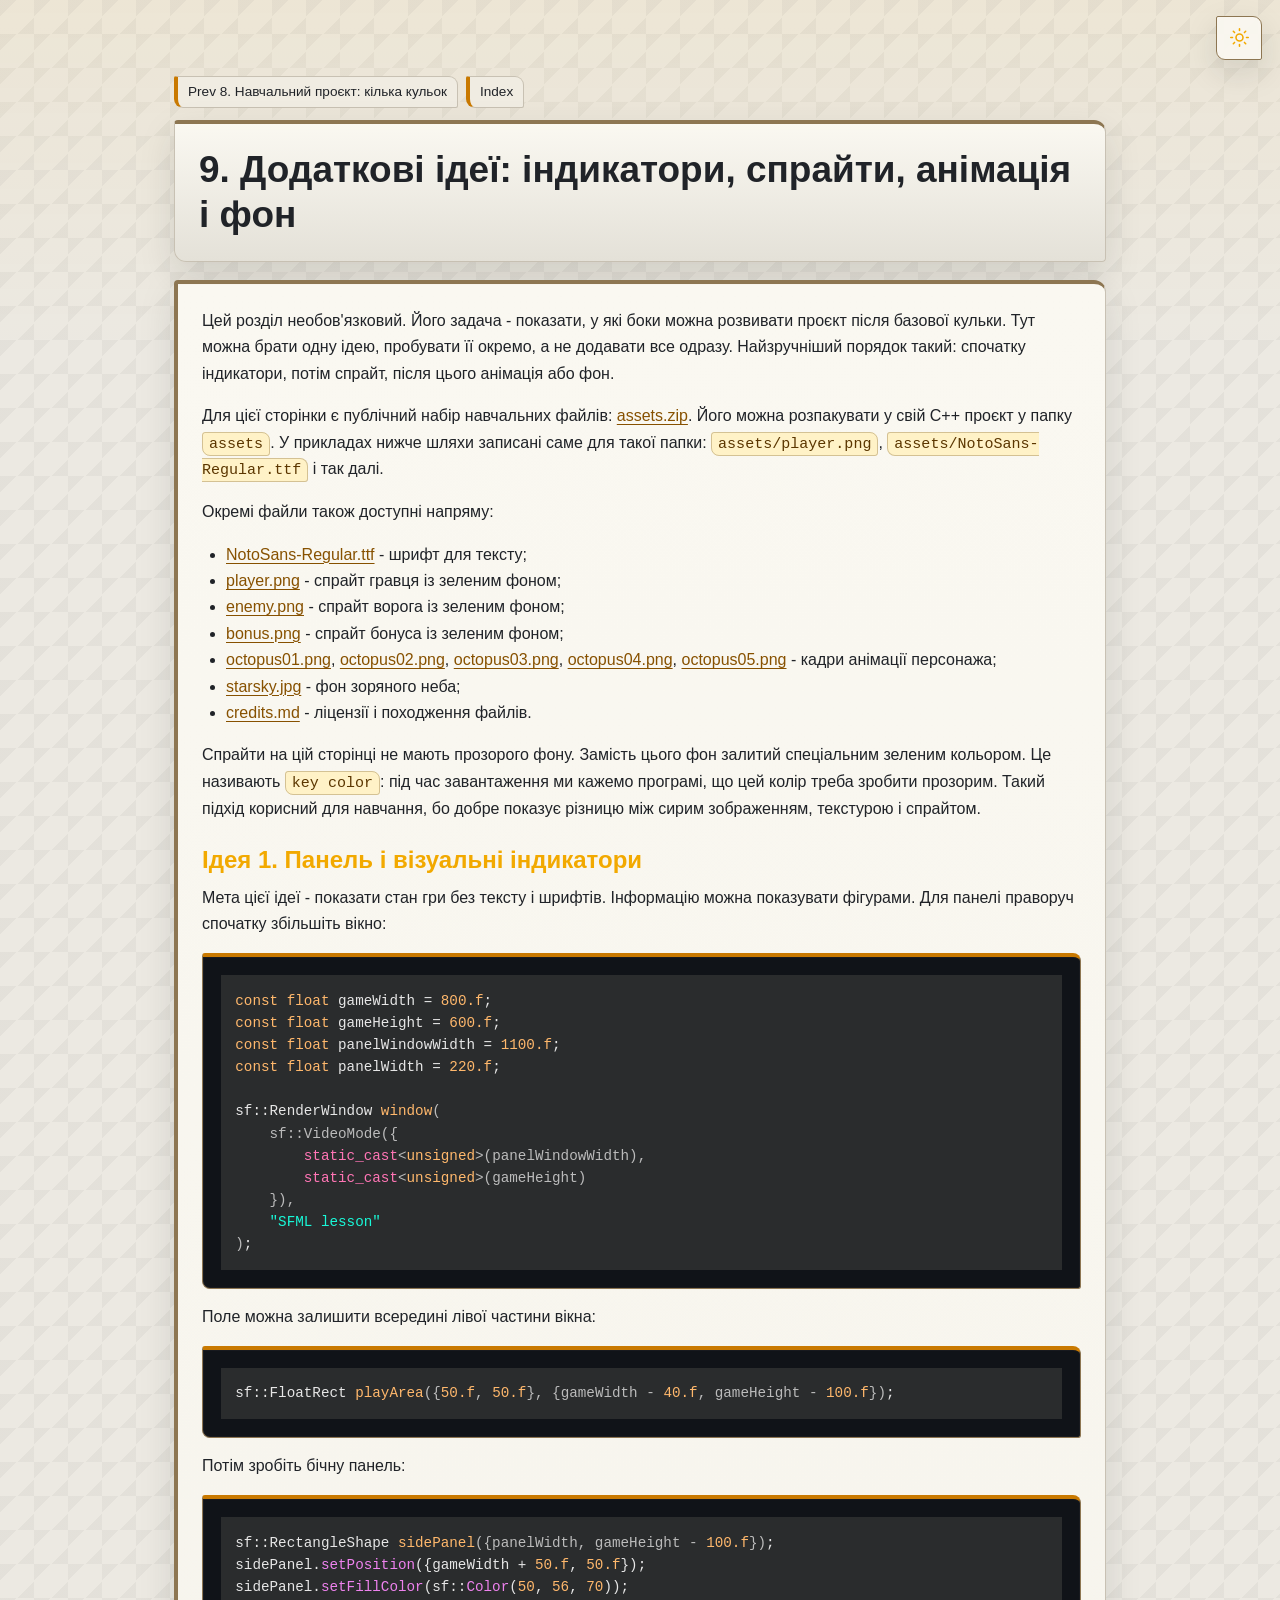
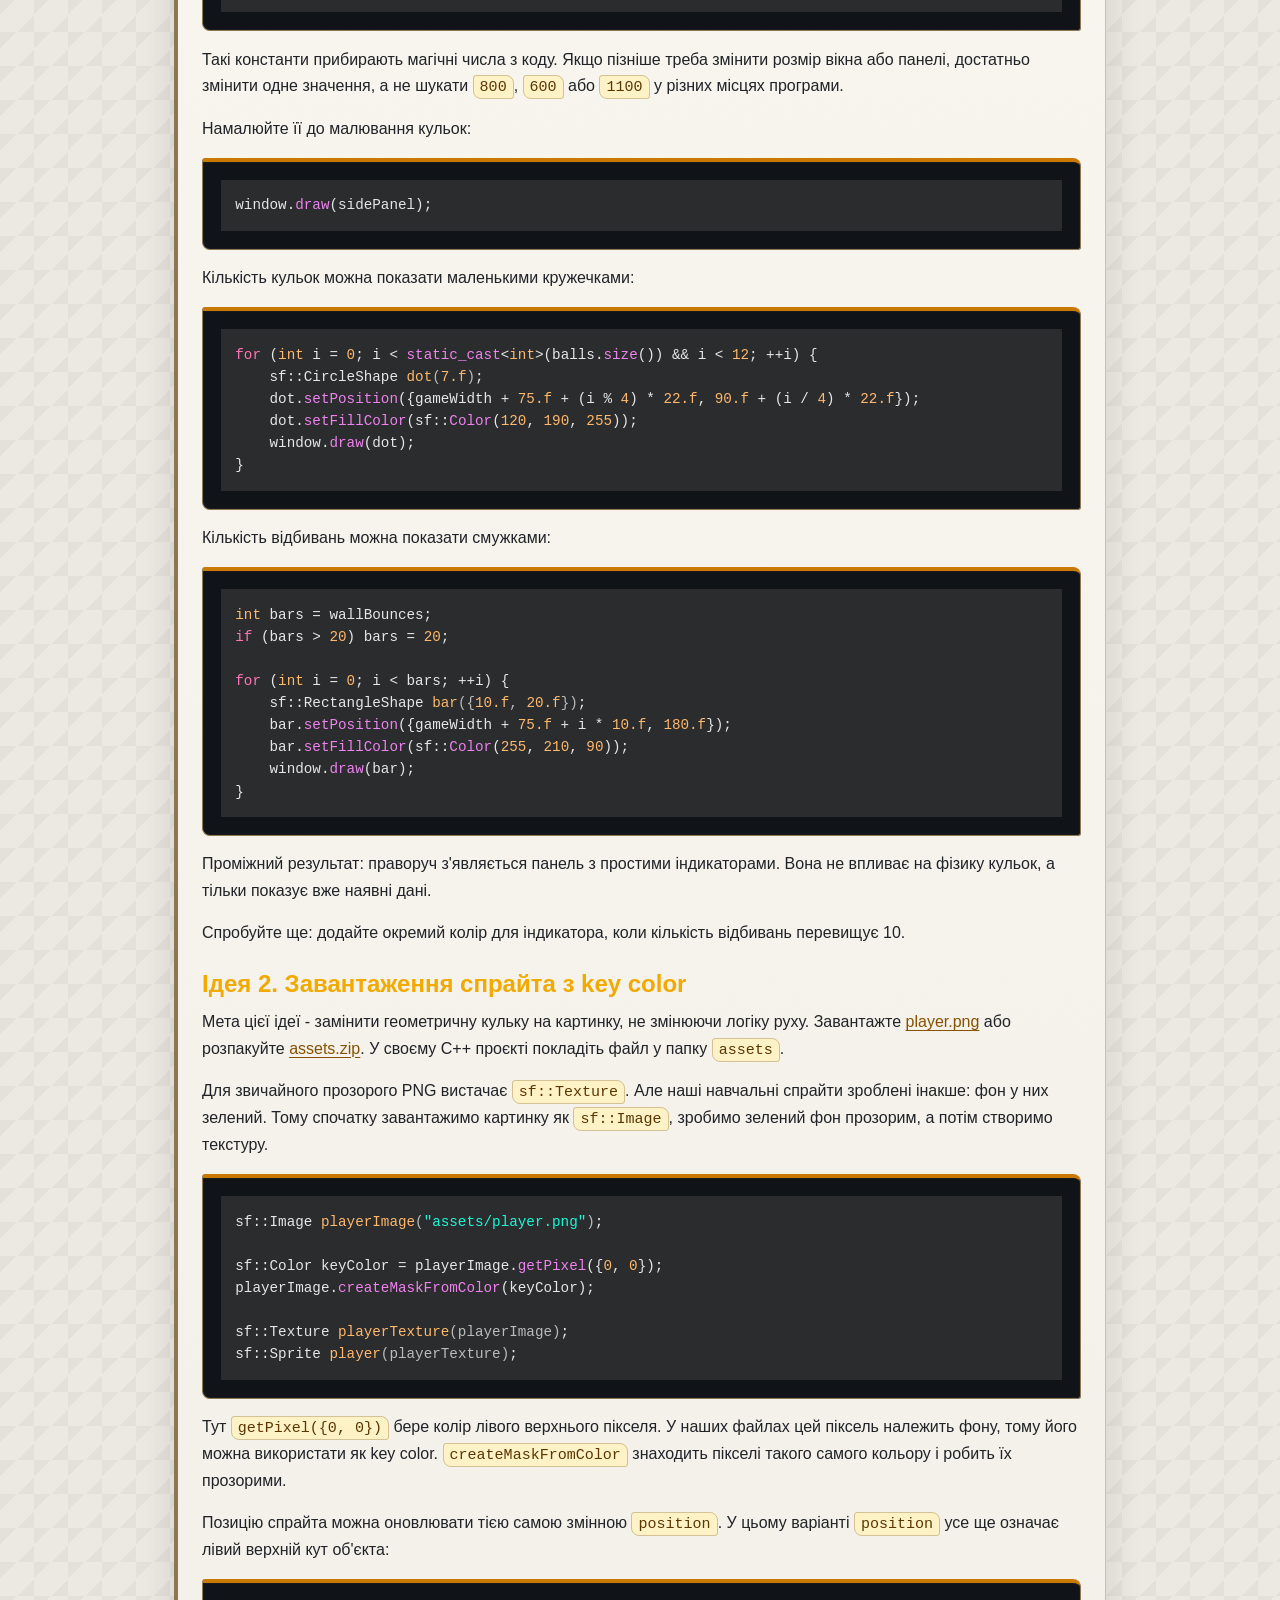
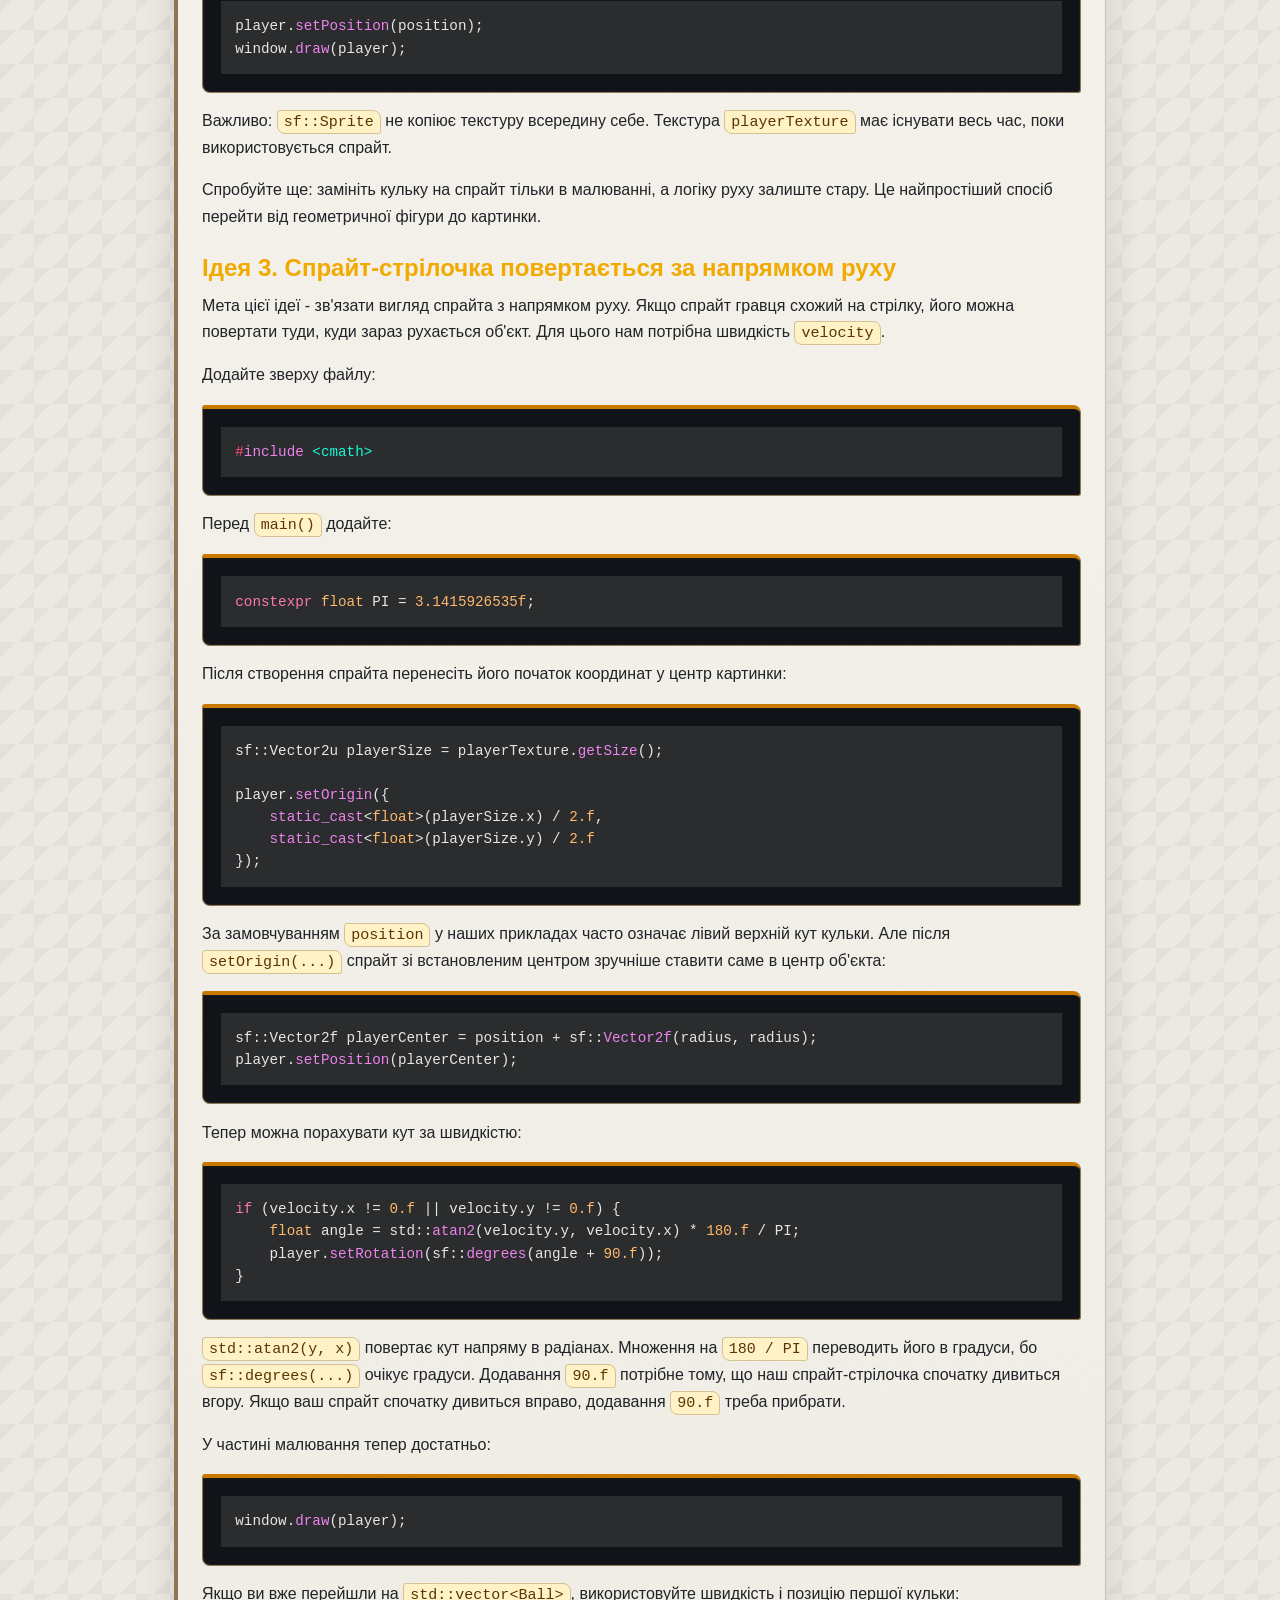
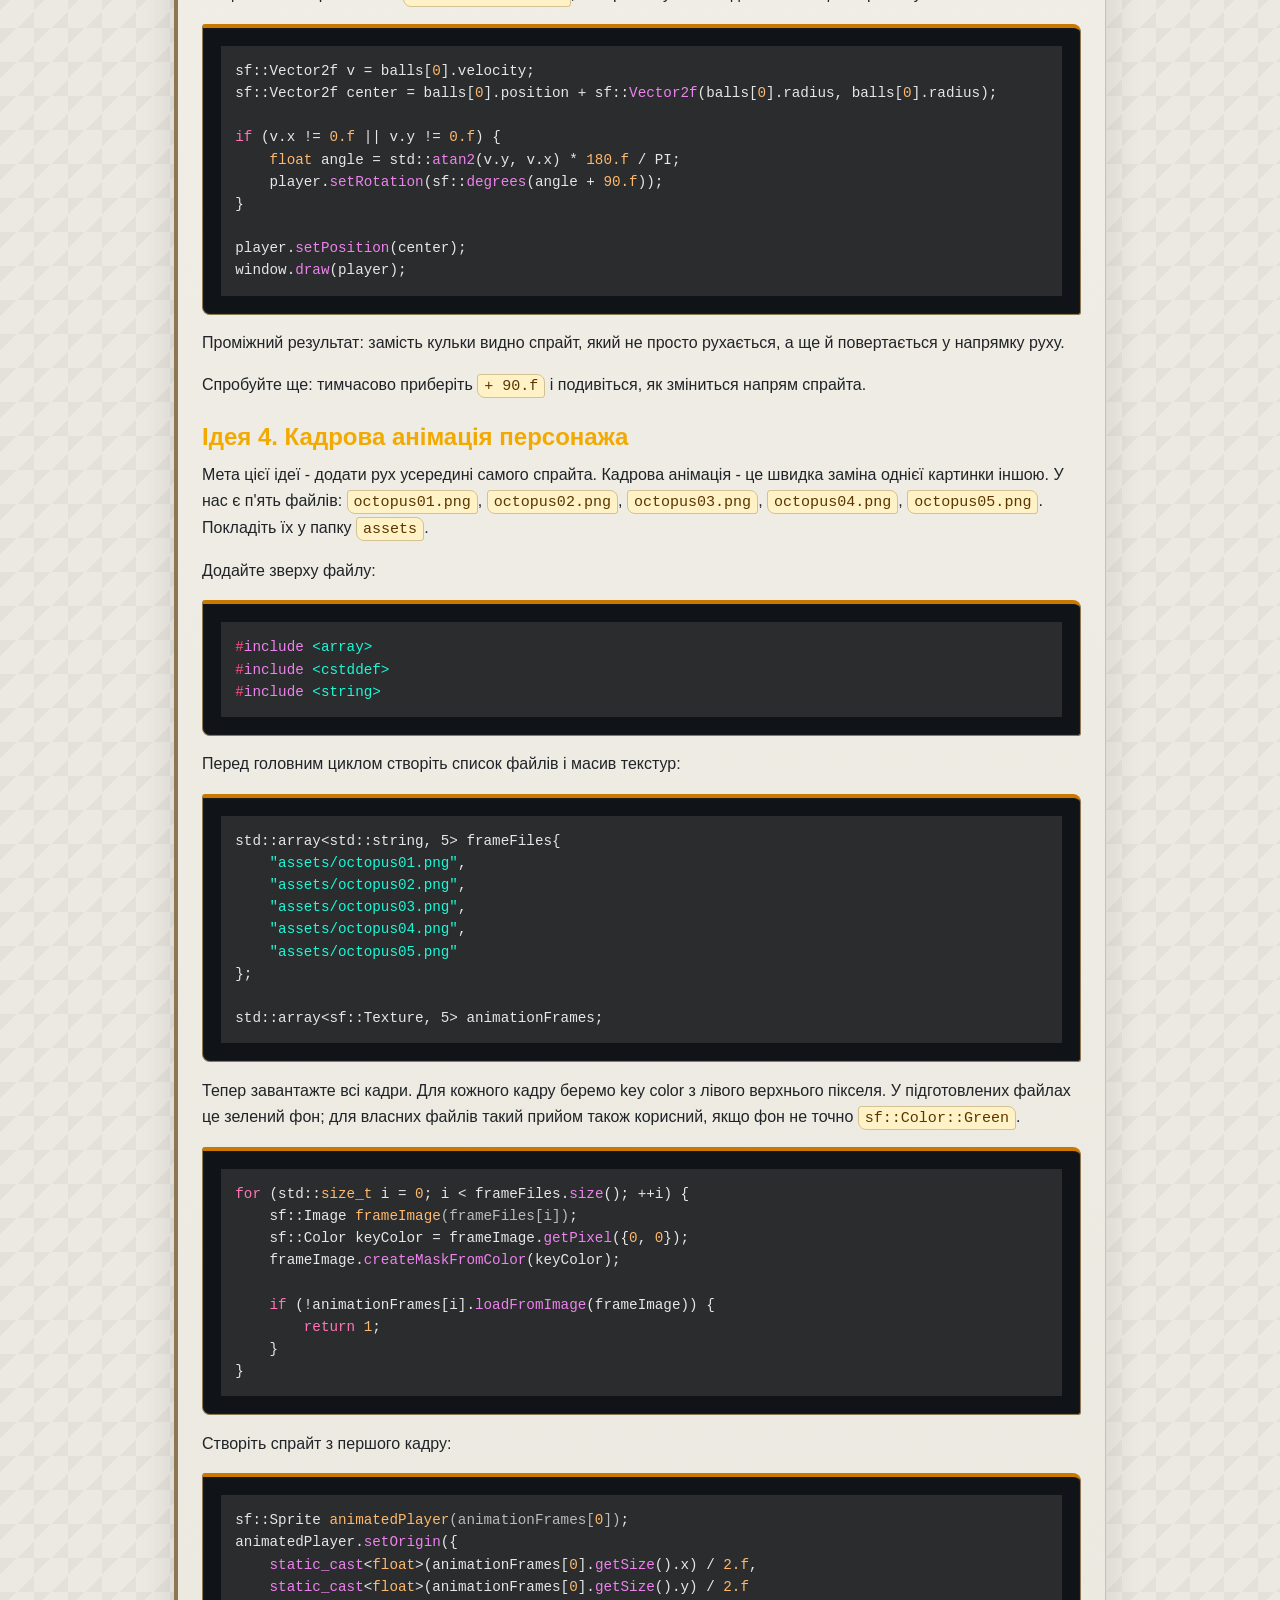
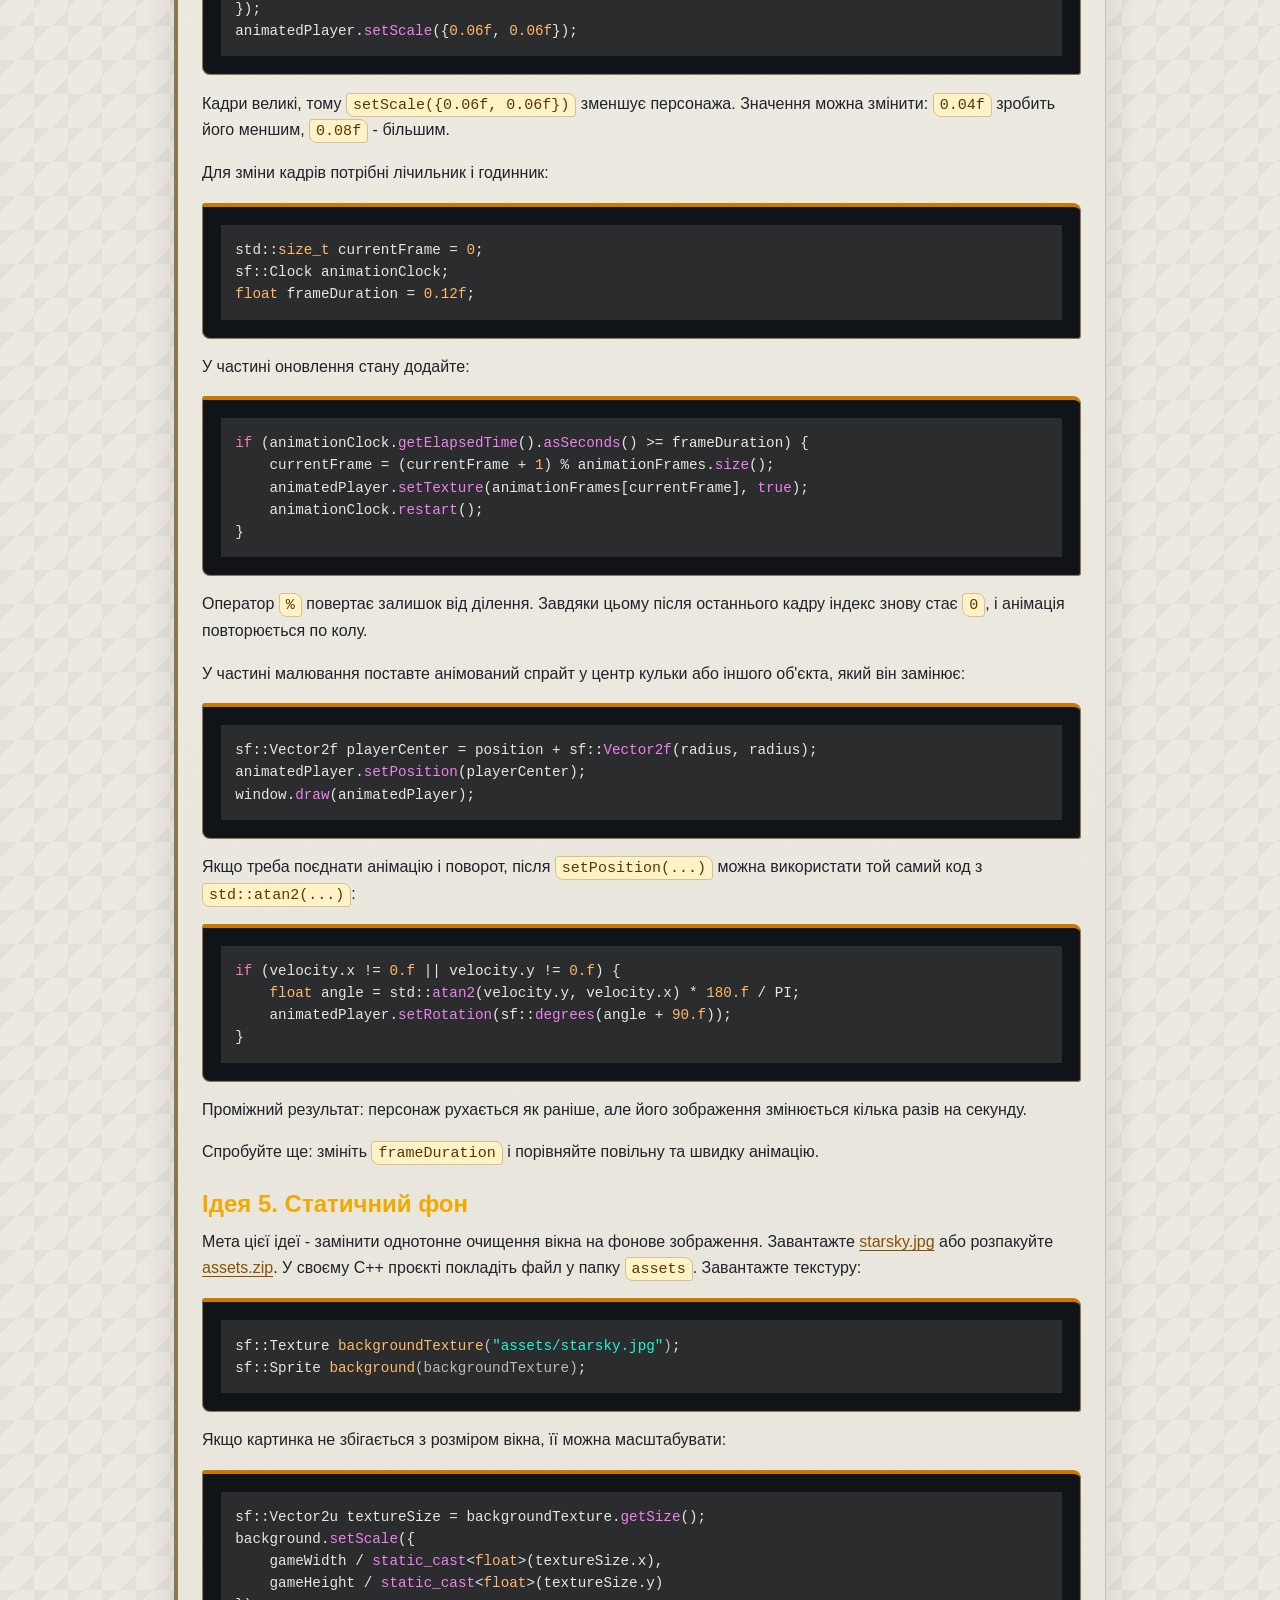
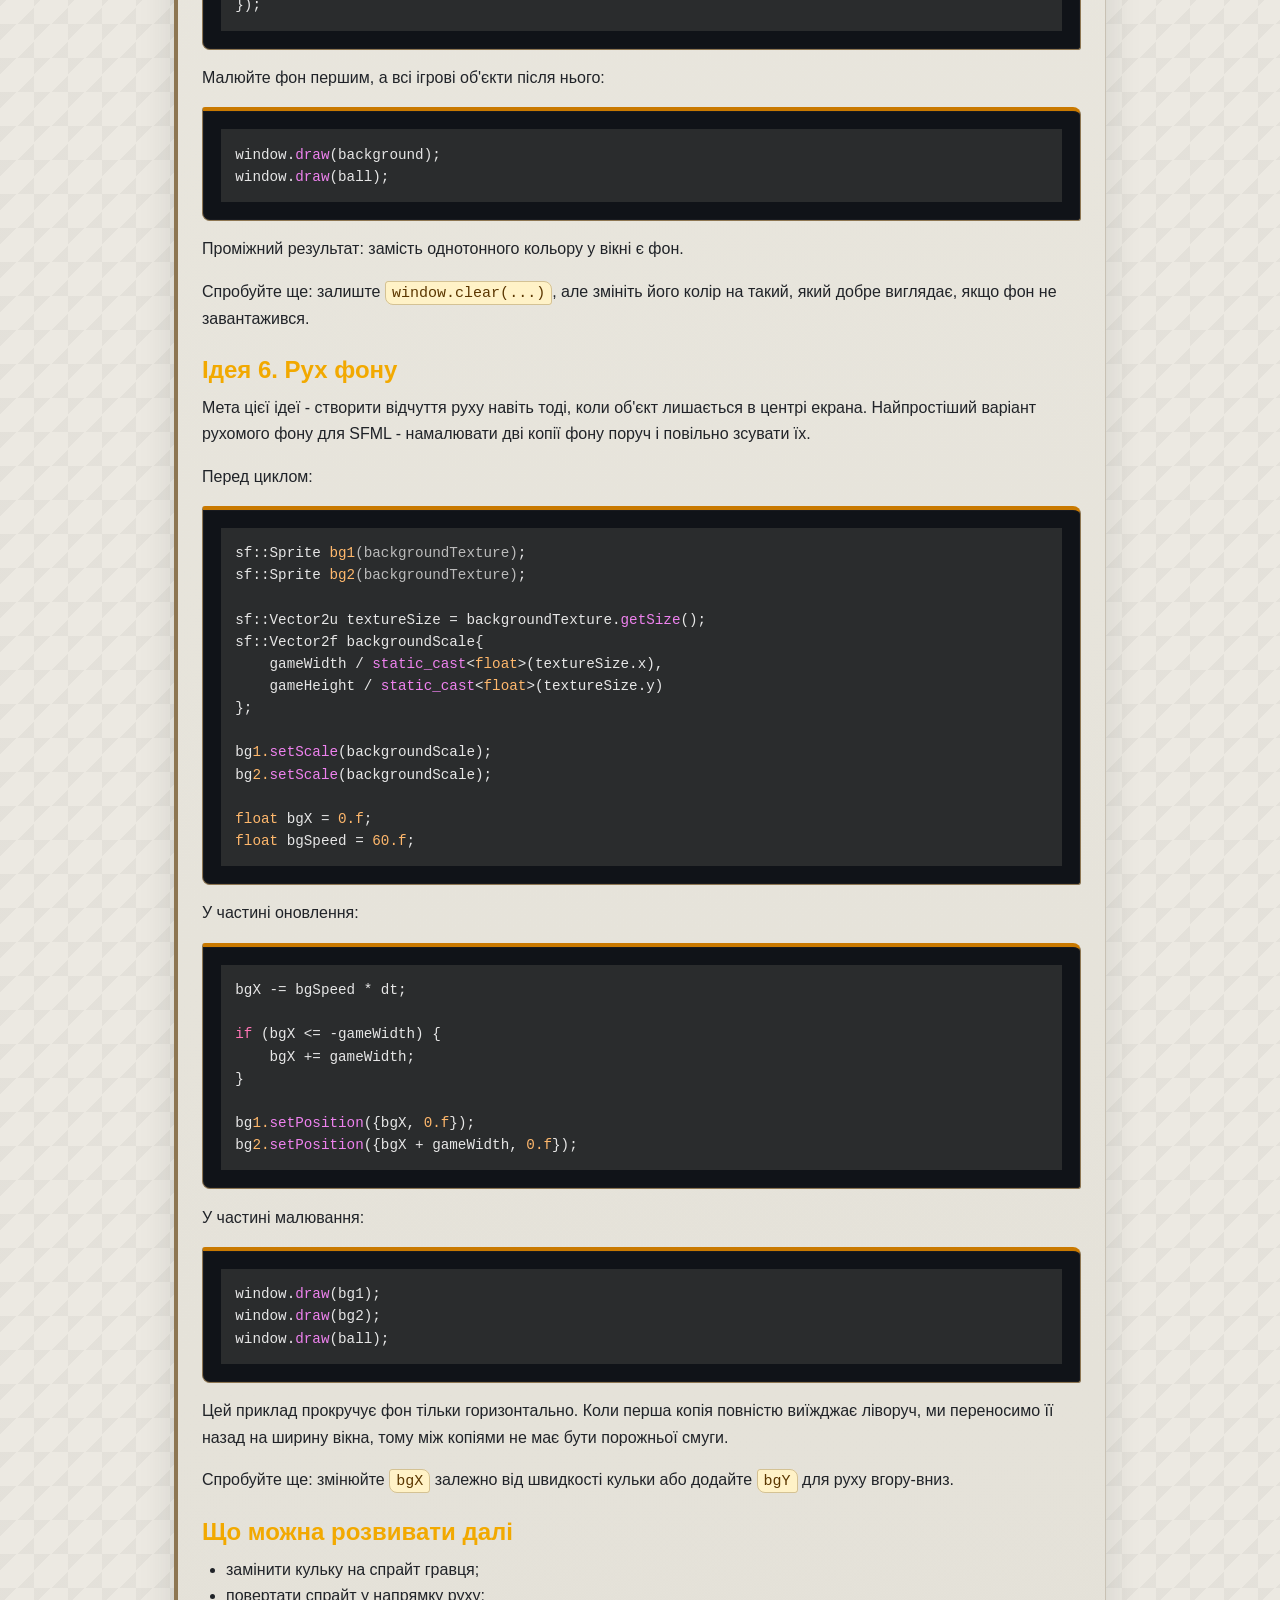
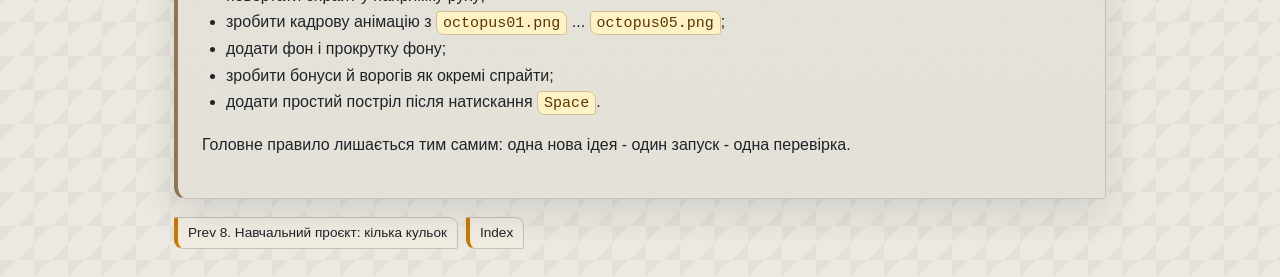
<file: docs/09-dodatkovi-idei-indykatory-spraity-i-fon.html>
<!DOCTYPE html>
<html lang="uk" data-theme="noir">
<head>
  <meta charset="UTF-8" />
  <meta name="viewport" content="width=device-width, initial-scale=1.0" />
  <title>9. Додаткові ідеї: індикатори, спрайти, анімація і фон</title>
  <script>
    (function () {
      function systemTheme() {
        return window.matchMedia && window.matchMedia("(prefers-color-scheme: dark)").matches
          ? "noir"
          : "graphite";
      }

      try {
        var theme = localStorage.getItem("book-theme");
        if (theme === "graphite" || theme === "noir") {
          document.documentElement.dataset.theme = theme;
        } else {
          document.documentElement.dataset.theme = systemTheme();
        }
      } catch (error) {
        document.documentElement.dataset.theme = systemTheme();
      }
    })();
  </script>
  <link rel="stylesheet" href="assets/book.css" />
  <link rel="stylesheet" href="assets/highlightjs/styles/panda-syntax-dark.min.css" />
</head>
<body>
<div class="theme-switch">
  <button type="button" class="theme-toggle" aria-label="Перемкнути тему" aria-pressed="false" title="Перемкнути тему">
    <svg class="theme-icon theme-icon-sun" viewBox="0 0 24 24" aria-hidden="true">
      <circle cx="12" cy="12" r="4"></circle>
      <path d="M12 2v2"></path>
      <path d="M12 20v2"></path>
      <path d="m4.93 4.93 1.41 1.41"></path>
      <path d="m17.66 17.66 1.41 1.41"></path>
      <path d="M2 12h2"></path>
      <path d="M20 12h2"></path>
      <path d="m6.34 17.66-1.41 1.41"></path>
      <path d="m19.07 4.93-1.41 1.41"></path>
    </svg>
    <svg class="theme-icon theme-icon-moon" viewBox="0 0 24 24" aria-hidden="true">
      <path d="M20 14.6A8.5 8.5 0 0 1 9.4 4a7 7 0 1 0 10.6 10.6Z"></path>
    </svg>
  </button>
</div>
<div class="wrap">
<nav class="page-nav"><a href="08-navchalnyi-proekt-kilka-kulok.html">Prev 8. Навчальний проєкт: кілька кульок</a><a href="index.html">Index</a></nav>
<section class="hero">
<h1>9. Додаткові ідеї: індикатори, спрайти, анімація і фон</h1>
</section>
<section class="card"><p>Цей розділ необов&#x27;язковий. Його задача - показати, у які боки можна розвивати проєкт після базової кульки. Тут можна брати одну ідею, пробувати її окремо, а не додавати все одразу. Найзручніший порядок такий: спочатку індикатори, потім спрайт, після цього анімація або фон.</p>
<p>Для цієї сторінки є публічний набір навчальних файлів: <a href="static/assets.zip" target="_blank" rel="noreferrer">assets.zip</a>. Його можна розпакувати у свій C++ проєкт у папку <code>assets</code>. У прикладах нижче шляхи записані саме для такої папки: <code>assets/player.png</code>, <code>assets/NotoSans-Regular.ttf</code> і так далі.</p>
<p>Окремі файли також доступні напряму:</p>
<ul>
<li><a href="static/fonts/NotoSans-Regular.ttf" target="_blank" rel="noreferrer">NotoSans-Regular.ttf</a> - шрифт для тексту;</li>
<li><a href="static/sprites/player.png" target="_blank" rel="noreferrer">player.png</a> - спрайт гравця із зеленим фоном;</li>
<li><a href="static/sprites/enemy.png" target="_blank" rel="noreferrer">enemy.png</a> - спрайт ворога із зеленим фоном;</li>
<li><a href="static/sprites/bonus.png" target="_blank" rel="noreferrer">bonus.png</a> - спрайт бонуса із зеленим фоном;</li>
<li><a href="static/animation/octopus01.png" target="_blank" rel="noreferrer">octopus01.png</a>, <a href="static/animation/octopus02.png" target="_blank" rel="noreferrer">octopus02.png</a>, <a href="static/animation/octopus03.png" target="_blank" rel="noreferrer">octopus03.png</a>, <a href="static/animation/octopus04.png" target="_blank" rel="noreferrer">octopus04.png</a>, <a href="static/animation/octopus05.png" target="_blank" rel="noreferrer">octopus05.png</a> - кадри анімації персонажа;</li>
<li><a href="static/backgrounds/starsky.jpg" target="_blank" rel="noreferrer">starsky.jpg</a> - фон зоряного неба;</li>
<li><a href="static/credits.md" target="_blank" rel="noreferrer">credits.md</a> - ліцензії і походження файлів.</li>
</ul>
<p>Спрайти на цій сторінці не мають прозорого фону. Замість цього фон залитий спеціальним зеленим кольором. Це називають <code>key color</code>: під час завантаження ми кажемо програмі, що цей колір треба зробити прозорим. Такий підхід корисний для навчання, бо добре показує різницю між сирим зображенням, текстурою і спрайтом.</p>
<h2>Ідея 1. Панель і візуальні індикатори</h2>
<p>Мета цієї ідеї - показати стан гри без тексту і шрифтів. Інформацію можна показувати фігурами. Для панелі праворуч спочатку збільшіть вікно:</p>
<pre><code class="language-cpp">const float gameWidth = 800.f;
const float gameHeight = 600.f;
const float panelWindowWidth = 1100.f;
const float panelWidth = 220.f;

sf::RenderWindow window(
    sf::VideoMode({
        static_cast&lt;unsigned&gt;(panelWindowWidth),
        static_cast&lt;unsigned&gt;(gameHeight)
    }),
    &quot;SFML lesson&quot;
);</code></pre>
<p>Поле можна залишити всередині лівої частини вікна:</p>
<pre><code class="language-cpp">sf::FloatRect playArea({50.f, 50.f}, {gameWidth - 40.f, gameHeight - 100.f});</code></pre>
<p>Потім зробіть бічну панель:</p>
<pre><code class="language-cpp">sf::RectangleShape sidePanel({panelWidth, gameHeight - 100.f});
sidePanel.setPosition({gameWidth + 50.f, 50.f});
sidePanel.setFillColor(sf::Color(50, 56, 70));</code></pre>
<p>Такі константи прибирають магічні числа з коду. Якщо пізніше треба змінити розмір вікна або панелі, достатньо змінити одне значення, а не шукати <code>800</code>, <code>600</code> або <code>1100</code> у різних місцях програми.</p>
<p>Намалюйте її до малювання кульок:</p>
<pre><code class="language-cpp">window.draw(sidePanel);</code></pre>
<p>Кількість кульок можна показати маленькими кружечками:</p>
<pre><code class="language-cpp">for (int i = 0; i &lt; static_cast&lt;int&gt;(balls.size()) &amp;&amp; i &lt; 12; ++i) {
    sf::CircleShape dot(7.f);
    dot.setPosition({gameWidth + 75.f + (i % 4) * 22.f, 90.f + (i / 4) * 22.f});
    dot.setFillColor(sf::Color(120, 190, 255));
    window.draw(dot);
}</code></pre>
<p>Кількість відбивань можна показати смужками:</p>
<pre><code class="language-cpp">int bars = wallBounces;
if (bars &gt; 20) bars = 20;

for (int i = 0; i &lt; bars; ++i) {
    sf::RectangleShape bar({10.f, 20.f});
    bar.setPosition({gameWidth + 75.f + i * 10.f, 180.f});
    bar.setFillColor(sf::Color(255, 210, 90));
    window.draw(bar);
}</code></pre>
<p>Проміжний результат: праворуч з&#x27;являється панель з простими індикаторами. Вона не впливає на фізику кульок, а тільки показує вже наявні дані.</p>
<p>Спробуйте ще: додайте окремий колір для індикатора, коли кількість відбивань перевищує 10.</p>
<h2>Ідея 2. Завантаження спрайта з key color</h2>
<p>Мета цієї ідеї - замінити геометричну кульку на картинку, не змінюючи логіку руху. Завантажте <a href="static/sprites/player.png" target="_blank" rel="noreferrer">player.png</a> або розпакуйте <a href="static/assets.zip" target="_blank" rel="noreferrer">assets.zip</a>. У своєму C++ проєкті покладіть файл у папку <code>assets</code>.</p>
<p>Для звичайного прозорого PNG вистачає <code>sf::Texture</code>. Але наші навчальні спрайти зроблені інакше: фон у них зелений. Тому спочатку завантажимо картинку як <code>sf::Image</code>, зробимо зелений фон прозорим, а потім створимо текстуру.</p>
<pre><code class="language-cpp">sf::Image playerImage(&quot;assets/player.png&quot;);

sf::Color keyColor = playerImage.getPixel({0, 0});
playerImage.createMaskFromColor(keyColor);

sf::Texture playerTexture(playerImage);
sf::Sprite player(playerTexture);</code></pre>
<p>Тут <code>getPixel({0, 0})</code> бере колір лівого верхнього пікселя. У наших файлах цей піксель належить фону, тому його можна використати як key color. <code>createMaskFromColor</code> знаходить пікселі такого самого кольору і робить їх прозорими.</p>
<p>Позицію спрайта можна оновлювати тією самою змінною <code>position</code>. У цьому варіанті <code>position</code> усе ще означає лівий верхній кут об&#x27;єкта:</p>
<pre><code class="language-cpp">player.setPosition(position);
window.draw(player);</code></pre>
<p>Важливо: <code>sf::Sprite</code> не копіює текстуру всередину себе. Текстура <code>playerTexture</code> має існувати весь час, поки використовується спрайт.</p>
<p>Спробуйте ще: замініть кульку на спрайт тільки в малюванні, а логіку руху залиште стару. Це найпростіший спосіб перейти від геометричної фігури до картинки.</p>
<h2>Ідея 3. Спрайт-стрілочка повертається за напрямком руху</h2>
<p>Мета цієї ідеї - зв&#x27;язати вигляд спрайта з напрямком руху. Якщо спрайт гравця схожий на стрілку, його можна повертати туди, куди зараз рухається об&#x27;єкт. Для цього нам потрібна швидкість <code>velocity</code>.</p>
<p>Додайте зверху файлу:</p>
<pre><code class="language-cpp">#include &lt;cmath&gt;</code></pre>
<p>Перед <code>main()</code> додайте:</p>
<pre><code class="language-cpp">constexpr float PI = 3.1415926535f;</code></pre>
<p>Після створення спрайта перенесіть його початок координат у центр картинки:</p>
<pre><code class="language-cpp">sf::Vector2u playerSize = playerTexture.getSize();

player.setOrigin({
    static_cast&lt;float&gt;(playerSize.x) / 2.f,
    static_cast&lt;float&gt;(playerSize.y) / 2.f
});</code></pre>
<p>За замовчуванням <code>position</code> у наших прикладах часто означає лівий верхній кут кульки. Але після <code>setOrigin(...)</code> спрайт зі встановленим центром зручніше ставити саме в центр об&#x27;єкта:</p>
<pre><code class="language-cpp">sf::Vector2f playerCenter = position + sf::Vector2f(radius, radius);
player.setPosition(playerCenter);</code></pre>
<p>Тепер можна порахувати кут за швидкістю:</p>
<pre><code class="language-cpp">if (velocity.x != 0.f || velocity.y != 0.f) {
    float angle = std::atan2(velocity.y, velocity.x) * 180.f / PI;
    player.setRotation(sf::degrees(angle + 90.f));
}</code></pre>
<p><code>std::atan2(y, x)</code> повертає кут напряму в радіанах. Множення на <code>180 / PI</code> переводить його в градуси, бо <code>sf::degrees(...)</code> очікує градуси. Додавання <code>90.f</code> потрібне тому, що наш спрайт-стрілочка спочатку дивиться вгору. Якщо ваш спрайт спочатку дивиться вправо, додавання <code>90.f</code> треба прибрати.</p>
<p>У частині малювання тепер достатньо:</p>
<pre><code class="language-cpp">window.draw(player);</code></pre>
<p>Якщо ви вже перейшли на <code>std::vector&lt;Ball&gt;</code>, використовуйте швидкість і позицію першої кульки:</p>
<pre><code class="language-cpp">sf::Vector2f v = balls[0].velocity;
sf::Vector2f center = balls[0].position + sf::Vector2f(balls[0].radius, balls[0].radius);

if (v.x != 0.f || v.y != 0.f) {
    float angle = std::atan2(v.y, v.x) * 180.f / PI;
    player.setRotation(sf::degrees(angle + 90.f));
}

player.setPosition(center);
window.draw(player);</code></pre>
<p>Проміжний результат: замість кульки видно спрайт, який не просто рухається, а ще й повертається у напрямку руху.</p>
<p>Спробуйте ще: тимчасово приберіть <code>+ 90.f</code> і подивіться, як зміниться напрям спрайта.</p>
<h2>Ідея 4. Кадрова анімація персонажа</h2>
<p>Мета цієї ідеї - додати рух усередині самого спрайта. Кадрова анімація - це швидка заміна однієї картинки іншою. У нас є п&#x27;ять файлів: <code>octopus01.png</code>, <code>octopus02.png</code>, <code>octopus03.png</code>, <code>octopus04.png</code>, <code>octopus05.png</code>. Покладіть їх у папку <code>assets</code>.</p>
<p>Додайте зверху файлу:</p>
<pre><code class="language-cpp">#include &lt;array&gt;
#include &lt;cstddef&gt;
#include &lt;string&gt;</code></pre>
<p>Перед головним циклом створіть список файлів і масив текстур:</p>
<pre><code class="language-cpp">std::array&lt;std::string, 5&gt; frameFiles{
    &quot;assets/octopus01.png&quot;,
    &quot;assets/octopus02.png&quot;,
    &quot;assets/octopus03.png&quot;,
    &quot;assets/octopus04.png&quot;,
    &quot;assets/octopus05.png&quot;
};

std::array&lt;sf::Texture, 5&gt; animationFrames;</code></pre>
<p>Тепер завантажте всі кадри. Для кожного кадру беремо key color з лівого верхнього пікселя. У підготовлених файлах це зелений фон; для власних файлів такий прийом також корисний, якщо фон не точно <code>sf::Color::Green</code>.</p>
<pre><code class="language-cpp">for (std::size_t i = 0; i &lt; frameFiles.size(); ++i) {
    sf::Image frameImage(frameFiles[i]);
    sf::Color keyColor = frameImage.getPixel({0, 0});
    frameImage.createMaskFromColor(keyColor);

    if (!animationFrames[i].loadFromImage(frameImage)) {
        return 1;
    }
}</code></pre>
<p>Створіть спрайт з першого кадру:</p>
<pre><code class="language-cpp">sf::Sprite animatedPlayer(animationFrames[0]);
animatedPlayer.setOrigin({
    static_cast&lt;float&gt;(animationFrames[0].getSize().x) / 2.f,
    static_cast&lt;float&gt;(animationFrames[0].getSize().y) / 2.f
});
animatedPlayer.setScale({0.06f, 0.06f});</code></pre>
<p>Кадри великі, тому <code>setScale({0.06f, 0.06f})</code> зменшує персонажа. Значення можна змінити: <code>0.04f</code> зробить його меншим, <code>0.08f</code> - більшим.</p>
<p>Для зміни кадрів потрібні лічильник і годинник:</p>
<pre><code class="language-cpp">std::size_t currentFrame = 0;
sf::Clock animationClock;
float frameDuration = 0.12f;</code></pre>
<p>У частині оновлення стану додайте:</p>
<pre><code class="language-cpp">if (animationClock.getElapsedTime().asSeconds() &gt;= frameDuration) {
    currentFrame = (currentFrame + 1) % animationFrames.size();
    animatedPlayer.setTexture(animationFrames[currentFrame], true);
    animationClock.restart();
}</code></pre>
<p>Оператор <code>%</code> повертає залишок від ділення. Завдяки цьому після останнього кадру індекс знову стає <code>0</code>, і анімація повторюється по колу.</p>
<p>У частині малювання поставте анімований спрайт у центр кульки або іншого об&#x27;єкта, який він замінює:</p>
<pre><code class="language-cpp">sf::Vector2f playerCenter = position + sf::Vector2f(radius, radius);
animatedPlayer.setPosition(playerCenter);
window.draw(animatedPlayer);</code></pre>
<p>Якщо треба поєднати анімацію і поворот, після <code>setPosition(...)</code> можна використати той самий код з <code>std::atan2(...)</code>:</p>
<pre><code class="language-cpp">if (velocity.x != 0.f || velocity.y != 0.f) {
    float angle = std::atan2(velocity.y, velocity.x) * 180.f / PI;
    animatedPlayer.setRotation(sf::degrees(angle + 90.f));
}</code></pre>
<p>Проміжний результат: персонаж рухається як раніше, але його зображення змінюється кілька разів на секунду.</p>
<p>Спробуйте ще: змініть <code>frameDuration</code> і порівняйте повільну та швидку анімацію.</p>
<h2>Ідея 5. Статичний фон</h2>
<p>Мета цієї ідеї - замінити однотонне очищення вікна на фонове зображення. Завантажте <a href="static/backgrounds/starsky.jpg" target="_blank" rel="noreferrer">starsky.jpg</a> або розпакуйте <a href="static/assets.zip" target="_blank" rel="noreferrer">assets.zip</a>. У своєму C++ проєкті покладіть файл у папку <code>assets</code>. Завантажте текстуру:</p>
<pre><code class="language-cpp">sf::Texture backgroundTexture(&quot;assets/starsky.jpg&quot;);
sf::Sprite background(backgroundTexture);</code></pre>
<p>Якщо картинка не збігається з розміром вікна, її можна масштабувати:</p>
<pre><code class="language-cpp">sf::Vector2u textureSize = backgroundTexture.getSize();
background.setScale({
    gameWidth / static_cast&lt;float&gt;(textureSize.x),
    gameHeight / static_cast&lt;float&gt;(textureSize.y)
});</code></pre>
<p>Малюйте фон першим, а всі ігрові об&#x27;єкти після нього:</p>
<pre><code class="language-cpp">window.draw(background);
window.draw(ball);</code></pre>
<p>Проміжний результат: замість однотонного кольору у вікні є фон.</p>
<p>Спробуйте ще: залиште <code>window.clear(...)</code>, але змініть його колір на такий, який добре виглядає, якщо фон не завантажився.</p>
<h2>Ідея 6. Рух фону</h2>
<p>Мета цієї ідеї - створити відчуття руху навіть тоді, коли об&#x27;єкт лишається в центрі екрана. Найпростіший варіант рухомого фону для SFML - намалювати дві копії фону поруч і повільно зсувати їх.</p>
<p>Перед циклом:</p>
<pre><code class="language-cpp">sf::Sprite bg1(backgroundTexture);
sf::Sprite bg2(backgroundTexture);

sf::Vector2u textureSize = backgroundTexture.getSize();
sf::Vector2f backgroundScale{
    gameWidth / static_cast&lt;float&gt;(textureSize.x),
    gameHeight / static_cast&lt;float&gt;(textureSize.y)
};

bg1.setScale(backgroundScale);
bg2.setScale(backgroundScale);

float bgX = 0.f;
float bgSpeed = 60.f;</code></pre>
<p>У частині оновлення:</p>
<pre><code class="language-cpp">bgX -= bgSpeed * dt;

if (bgX &lt;= -gameWidth) {
    bgX += gameWidth;
}

bg1.setPosition({bgX, 0.f});
bg2.setPosition({bgX + gameWidth, 0.f});</code></pre>
<p>У частині малювання:</p>
<pre><code class="language-cpp">window.draw(bg1);
window.draw(bg2);
window.draw(ball);</code></pre>
<p>Цей приклад прокручує фон тільки горизонтально. Коли перша копія повністю виїжджає ліворуч, ми переносимо її назад на ширину вікна, тому між копіями не має бути порожньої смуги.</p>
<p>Спробуйте ще: змінюйте <code>bgX</code> залежно від швидкості кульки або додайте <code>bgY</code> для руху вгору-вниз.</p>
<h2>Що можна розвивати далі</h2>
<ul>
<li>замінити кульку на спрайт гравця;</li>
<li>повертати спрайт у напрямку руху;</li>
<li>зробити кадрову анімацію з <code>octopus01.png</code> ... <code>octopus05.png</code>;</li>
<li>додати фон і прокрутку фону;</li>
<li>зробити бонуси й ворогів як окремі спрайти;</li>
<li>додати простий постріл після натискання <code>Space</code>.</li>
</ul>
<p>Головне правило лишається тим самим: одна нова ідея - один запуск - одна перевірка.</p></section>
<nav class="page-nav"><a href="08-navchalnyi-proekt-kilka-kulok.html">Prev 8. Навчальний проєкт: кілька кульок</a><a href="index.html">Index</a></nav>
</div>
<script src="assets/highlightjs/highlight.min.js"></script>
<script>hljs.highlightAll();</script>
<script>
  (function () {
    var button = document.querySelector(".theme-toggle");

    function setTheme(theme) {
      document.documentElement.dataset.theme = theme;
      if (!button) return;
      button.setAttribute("aria-pressed", String(theme === "noir"));
      button.setAttribute("aria-label", theme === "noir" ? "Увімкнути світлу тему" : "Увімкнути темну тему");
      button.setAttribute("title", theme === "noir" ? "Увімкнути світлу тему" : "Увімкнути темну тему");
    }

    setTheme(document.documentElement.dataset.theme || "noir");
    if (!button) return;

    button.addEventListener("click", function () {
      var theme = document.documentElement.dataset.theme === "noir" ? "graphite" : "noir";
      setTheme(theme);
      try {
        localStorage.setItem("book-theme", theme);
      } catch (error) {}
    });
  })();
</script>
</body>
</html>
</file>
<file: docs/assets/book.css>
:root,
html[data-theme="noir"] {
  color-scheme: dark;
  --bg: #101114;
  --bg-grid: rgba(255, 176, 0, 0.04);
  --surface: #191817;
  --surface-strong: #23201b;
  --surface-soft: #17181b;
  --text: #f2ede3;
  --muted: #b9ad9b;
  --accent: #ffb000;
  --accent-strong: #ffcf33;
  --accent-text: #191006;
  --border: #3a3328;
  --border-strong: #735526;
  --shadow: rgba(0, 0, 0, 0.42);
  --code-bg: #0b0d10;
  --code-text: #f0eadf;
  --inline-code-bg: #2a2115;
  --inline-code-text: #ffd36b;
  --note-bg: #181f24;
  --note-border: #49788a;
  --note-title: #8fd1e8;
  --warning-bg: #2a1808;
  --warning-border: #ff8a00;
  --warning-text: #fff0d0;
  --warning-accent: #ffd24a;
  --link: #ffd24a;
  --link-hover: #101114;
  --radius-panel: 4px 12px;
  --radius-control: 2px 9px;
  --radius-code: 3px 8px;
  --radius-warning: 4px 14px;
  --radius-marker: 2px 7px;
}

html[data-theme="graphite"] {
  color-scheme: light;
  --bg: #ece9e2;
  --bg-grid: rgba(34, 38, 43, 0.045);
  --surface: #faf8f1;
  --surface-strong: #f0ece2;
  --surface-soft: #e4e1d8;
  --text: #202328;
  --muted: #5f636a;
  --accent: #c97900;
  --accent-strong: #f2a900;
  --accent-text: #191006;
  --border: #c8c1b3;
  --border-strong: #8d7652;
  --shadow: rgba(32, 35, 40, 0.13);
  --code-bg: #101318;
  --code-text: #f0eadf;
  --inline-code-bg: #fff2c7;
  --inline-code-text: #5b3600;
  --note-bg: #e6eef0;
  --note-border: #527888;
  --note-title: #245b6f;
  --warning-bg: #fff0b8;
  --warning-border: #d85f00;
  --warning-text: #3b2100;
  --warning-accent: #8a3700;
  --link: #875100;
  --link-hover: #15110a;
}

* {
  box-sizing: border-box;
}

html {
  min-height: 100%;
}

body {
  margin: 0;
  min-height: 100%;
  font-family: Arial, sans-serif;
  background:
    linear-gradient(135deg, var(--bg-grid) 25%, transparent 25%) 0 0 / 34px 34px,
    linear-gradient(315deg, var(--bg-grid) 25%, transparent 25%) 0 0 / 34px 34px,
    var(--bg);
  color: var(--text);
  line-height: 1.65;
}

body::before {
  content: "";
  position: fixed;
  inset: 0;
  pointer-events: none;
  background: linear-gradient(180deg, rgba(255, 176, 0, 0.08), transparent 22rem);
  opacity: 0.7;
}

.wrap {
  position: relative;
  max-width: 980px;
  margin: 0 auto;
  padding: 76px 24px 28px;
}

.theme-switch {
  position: fixed;
  z-index: 20;
  top: 16px;
  right: 18px;
  display: block;
  padding: 3px;
  border: 1px solid var(--border-strong);
  border-radius: var(--radius-control);
  background: var(--surface);
  background: color-mix(in srgb, var(--surface) 92%, transparent);
  box-shadow: 0 12px 32px var(--shadow);
}

.theme-toggle {
  appearance: none;
  border: 0;
  border-radius: var(--radius-control);
  width: 38px;
  height: 34px;
  padding: 0;
  display: inline-flex;
  align-items: center;
  justify-content: center;
  background: transparent;
  color: var(--accent-strong);
  cursor: pointer;
  transition: background-color 130ms ease, color 130ms ease, transform 130ms ease;
}

.theme-toggle:hover,
.theme-toggle:focus-visible {
  background: var(--accent);
  color: var(--accent-text);
  transform: translateY(-1px);
  outline: none;
}

.theme-icon {
  width: 21px;
  height: 21px;
  fill: none;
  stroke: currentColor;
  stroke-width: 1.8;
  stroke-linecap: round;
  stroke-linejoin: round;
}

.theme-icon-sun {
  display: none;
}

html[data-theme="graphite"] .theme-icon-sun {
  display: block;
}

html[data-theme="graphite"] .theme-icon-moon {
  display: none;
}

.hero,
.card {
  position: relative;
  background: linear-gradient(180deg, var(--surface) 0%, var(--surface-soft) 100%);
  border: 1px solid var(--border);
  border-top: 4px solid var(--border-strong);
  border-radius: var(--radius-panel);
  padding: 24px;
  margin-bottom: 18px;
  box-shadow: 0 14px 36px var(--shadow);
}

.card {
  border-left: 4px solid var(--border-strong);
}

h1,
h2,
h3 {
  margin-top: 0;
  line-height: 1.2;
}

h1 {
  margin-bottom: 0;
  font-size: clamp(1.75rem, 1.35rem + 1.2vw, 2.4rem);
}

h2 {
  color: var(--accent-strong);
  margin-bottom: 10px;
  padding-top: 8px;
}

h3 {
  color: var(--text);
}

p {
  margin: 0 0 1rem;
}

ul,
ol {
  margin-top: 8px;
  padding-left: 1.5rem;
}

a {
  color: var(--link);
  text-decoration-thickness: 1px;
  text-underline-offset: 3px;
  transition: background-color 130ms ease, color 130ms ease, border-color 130ms ease;
}

a:hover {
  background: var(--accent);
  color: var(--link-hover);
}

a:focus-visible,
button:focus-visible {
  outline: 2px solid var(--accent-strong);
  outline-offset: 3px;
}

code {
  background: var(--inline-code-bg);
  color: var(--inline-code-text);
  padding: 2px 6px;
  border: 1px solid var(--border);
  border: 1px solid color-mix(in srgb, var(--inline-code-text) 26%, transparent);
  border-radius: var(--radius-code);
  font-family: Consolas, "Courier New", monospace;
  font-size: 0.94em;
}

pre {
  background: var(--code-bg);
  color: var(--code-text);
  padding: 18px;
  border: 1px solid var(--border-strong);
  border-top: 4px solid var(--accent);
  border-radius: var(--radius-code);
  overflow-x: auto;
  font-size: 0.95rem;
  line-height: 1.55;
  box-shadow: inset 0 0 0 1px rgba(255, 255, 255, 0.03);
}

pre code {
  display: block;
  background: transparent;
  color: inherit;
  padding: 0;
  border: 0;
  border-radius: 0;
  white-space: pre;
}

.grid,
.card-grid {
  display: grid;
  grid-template-columns: repeat(auto-fit, minmax(280px, 1fr));
  gap: 16px;
}

.card-grid {
  margin-top: 16px;
}

.card-link {
  display: block;
  color: inherit;
  text-decoration: none;
}

.page-nav {
  display: flex;
  flex-wrap: nowrap;
  gap: 8px;
  margin-bottom: 12px;
  overflow-x: auto;
  white-space: nowrap;
  scrollbar-color: var(--accent) transparent;
}

.page-nav:last-child {
  margin-top: 18px;
  margin-bottom: 0;
}

.page-nav a {
  display: inline-block;
  padding: 7px 10px;
  border-radius: var(--radius-control);
  background: var(--surface-strong);
  color: var(--text);
  text-decoration: none;
  border: 1px solid var(--border);
  border-left: 4px solid var(--accent);
  font-size: 0.85rem;
  line-height: 1.2;
}

.page-nav a:hover,
.page-nav a:focus-visible {
  transform: translateY(-1px);
  background: var(--accent);
  border-color: var(--accent);
  color: var(--accent-text);
}

.index-list {
  list-style: none;
  padding: 0;
  margin: 0;
}

.index-list li + li {
  margin-top: 8px;
}

.index-list a {
  display: block;
  text-decoration: none;
  color: var(--text);
  padding: 13px 14px;
  border: 1px solid var(--border);
  border-left: 5px solid var(--accent);
  border-radius: var(--radius-control);
  background: var(--surface-strong);
  transition: transform 130ms ease, box-shadow 130ms ease, background-color 130ms ease, color 130ms ease;
}

.index-list a:hover,
.index-list a:focus-visible {
  transform: translateX(4px);
  box-shadow: 0 10px 22px var(--shadow);
  background: var(--accent);
  color: var(--accent-text);
}

.note {
  border: 1px solid var(--note-border);
  border-left: 5px solid var(--note-border);
  background: var(--note-bg);
  padding: 13px 15px;
  border-radius: var(--radius-panel);
  margin: 14px 0;
}

.note > :first-child {
  margin-top: 0;
}

.note > :last-child {
  margin-bottom: 0;
}

.note-title {
  display: block;
  margin-bottom: 4px;
  color: var(--note-title);
  font-weight: 700;
}

.note-warning {
  position: relative;
  border: 2px solid var(--warning-border);
  border-left-width: 10px;
  border-top-width: 6px;
  background: var(--warning-bg);
  background:
    linear-gradient(90deg, color-mix(in srgb, var(--warning-accent) 15%, transparent), transparent 55%),
    var(--warning-bg);
  box-shadow: 0 14px 32px var(--shadow);
  box-shadow: 0 14px 32px color-mix(in srgb, var(--warning-border) 26%, transparent);
  color: var(--warning-text);
  margin: 22px 0;
  padding: 16px 18px;
  border-radius: var(--radius-warning);
}

.note-warning .note-title {
  color: var(--warning-accent);
  font-size: 1.08rem;
  letter-spacing: 0;
  text-transform: uppercase;
}

.note-warning .note-title::before {
  content: "!";
  display: inline-flex;
  align-items: center;
  justify-content: center;
  width: 1.45em;
  height: 1.45em;
  margin-right: 9px;
  border-radius: var(--radius-marker);
  background: var(--warning-border);
  color: #ffffff;
  font-weight: 700;
}

.details-block {
  border: 1px solid var(--border);
  border-radius: var(--radius-panel);
  background: var(--surface-soft);
  margin: 16px 0;
  overflow: hidden;
}

.details-block summary {
  cursor: pointer;
  padding: 12px 14px;
  color: var(--text);
  font-weight: 700;
  background: var(--surface-strong);
  border-left: 5px solid var(--accent);
  border-radius: var(--radius-control);
  transition: background-color 130ms ease, color 130ms ease;
}

.details-block summary:hover,
.details-block summary:focus-visible {
  background: var(--accent);
  color: var(--accent-text);
  outline: none;
}

.details-body {
  padding: 14px;
}

.details-body > :first-child {
  margin-top: 0;
}

.details-body > :last-child {
  margin-bottom: 0;
}

.small {
  color: var(--muted);
}

@media (max-width: 640px) {
  .wrap {
    padding: 72px 14px 20px;
  }

  .theme-switch {
    top: 10px;
    right: 10px;
  }

  .hero,
  .card {
    padding: 18px;
  }

  pre {
    padding: 14px;
    font-size: 0.88rem;
  }
}
</file>
<file: docs/assets/highlightjs/styles/panda-syntax-dark.min.css>
pre code.hljs{display:block;overflow-x:auto;padding:1em}code.hljs{padding:3px 5px}.hljs{color:#e6e6e6;background:#2a2c2d}.hljs-emphasis{font-style:italic}.hljs-strong{font-weight:700}.hljs-link{text-decoration:underline}.hljs-comment{color:#7FFFD4;font-style:italic;font-family: 'Georgia', sans-serif;}.hljs-quote{color:#bbb;font-style:italic}.hljs-params{color:#bbb}.hljs-attr,.hljs-punctuation{color:#e6e6e6}.hljs-meta,.hljs-name,.hljs-selector-tag{color:#ff4b82}.hljs-char.escape_,.hljs-operator{color: #008080}.hljs-deletion,.hljs-keyword{color:#ff75b5}.hljs-regexp,.hljs-selector-attr,.hljs-selector-pseudo,.hljs-variable.language_{color:#ff9ac1}.hljs-code,.hljs-formula,.hljs-property,.hljs-section,.hljs-subst,.hljs-title.function_{color:#FF69B4; font-weight:bold;}.hljs-addition,.hljs-bullet,.hljs-meta .hljs-string,.hljs-selector-class,.hljs-string,.hljs-symbol,.hljs-title.class_,.hljs-title.class_.inherited__{color:#19f9d8}.hljs-attribute,.hljs-built_in,.hljs-doctag,.hljs-link,.hljs-literal,.hljs-meta .hljs-keyword{color:#EE82EE}.hljs-number,.hljs-punctuation,.hljs-selector-id,.hljs-tag,.hljs-template-tag,.hljs-template-variable,.hljs-title,.hljs-type,.hljs-variable{color:#ffb86c}
</file>
